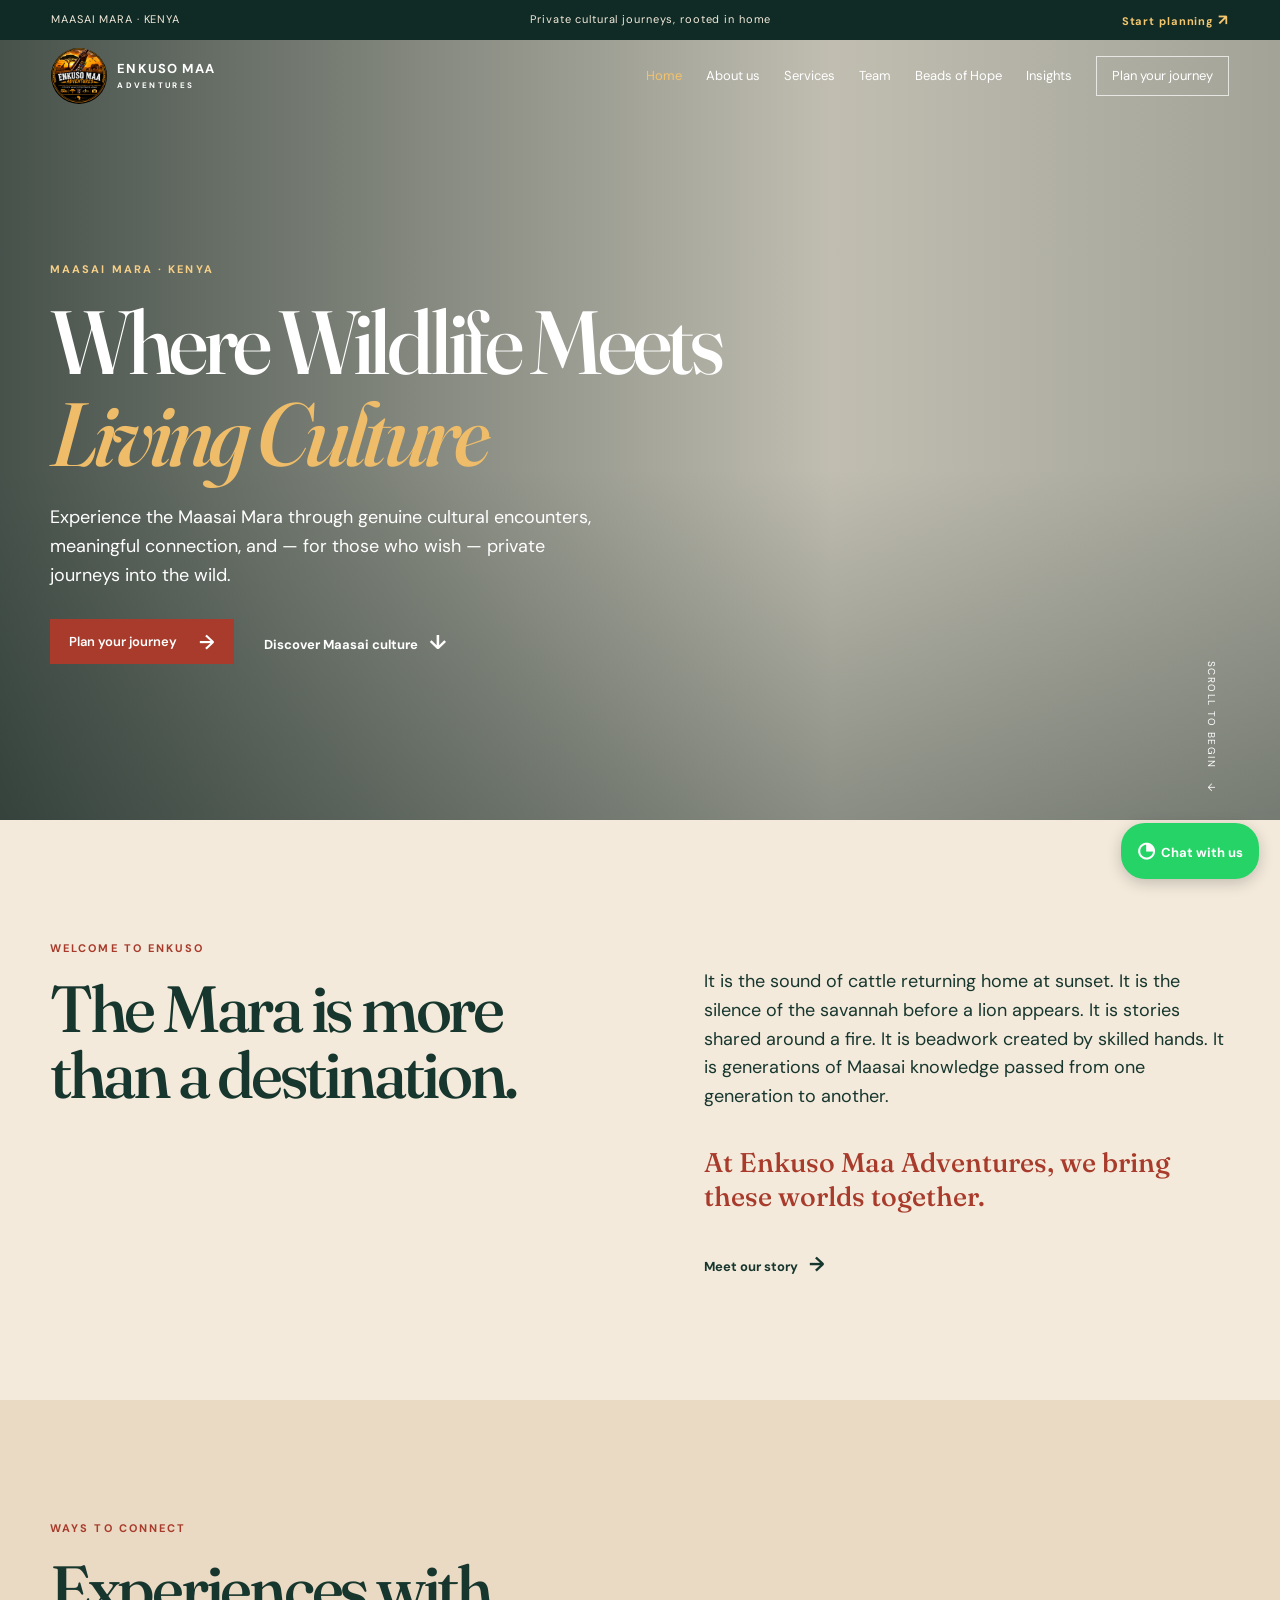
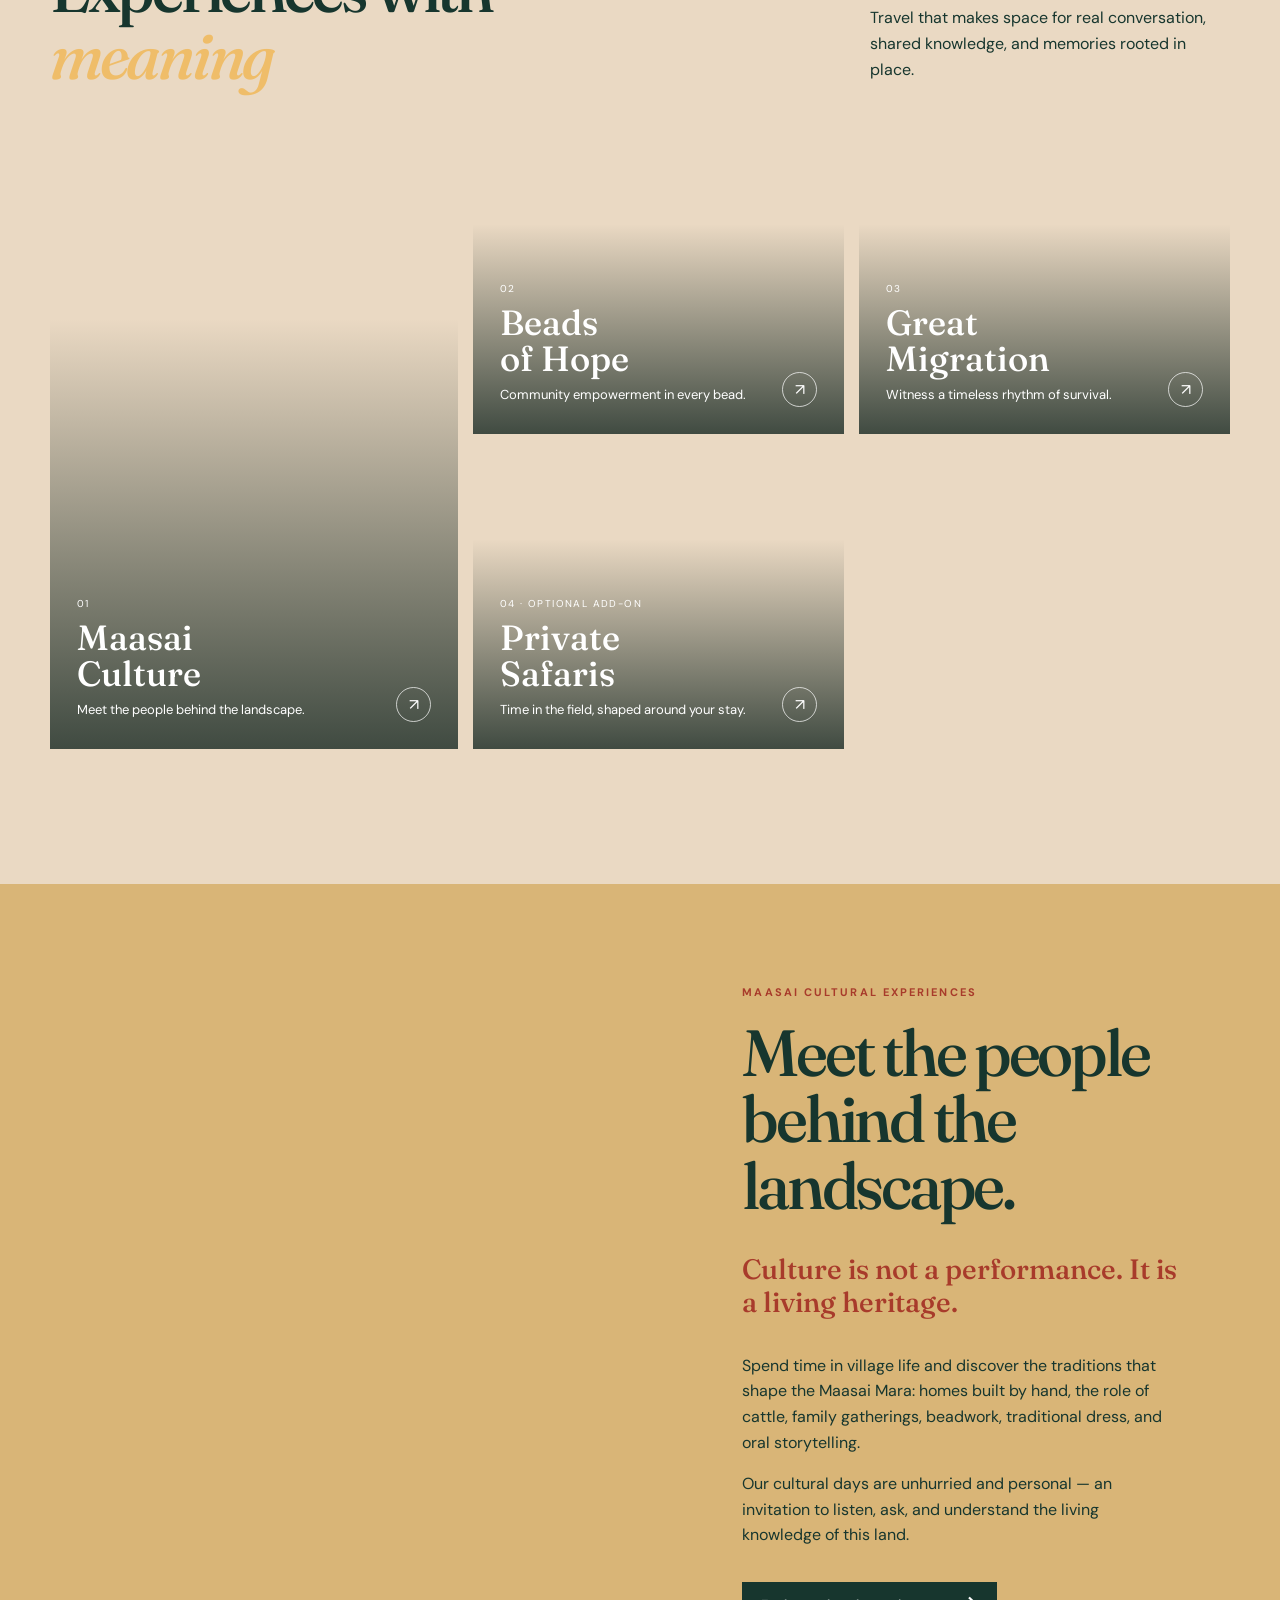
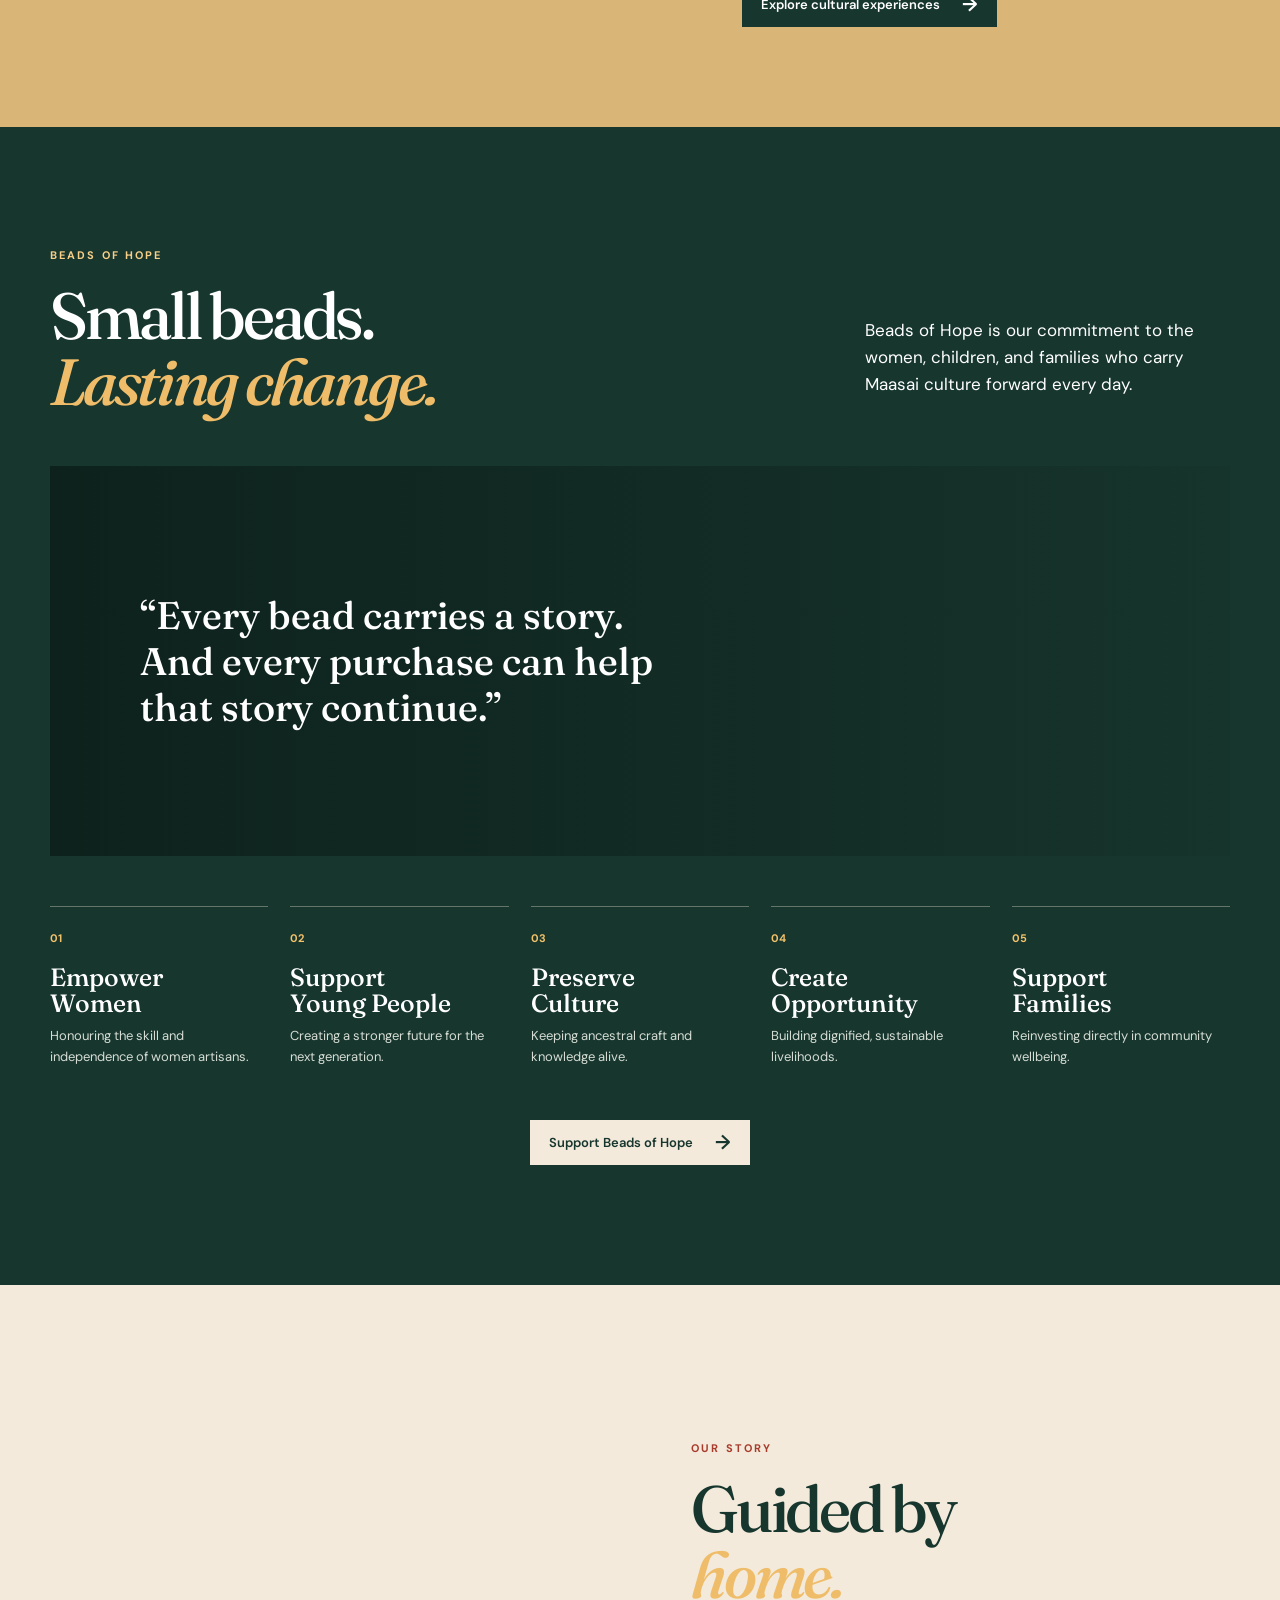
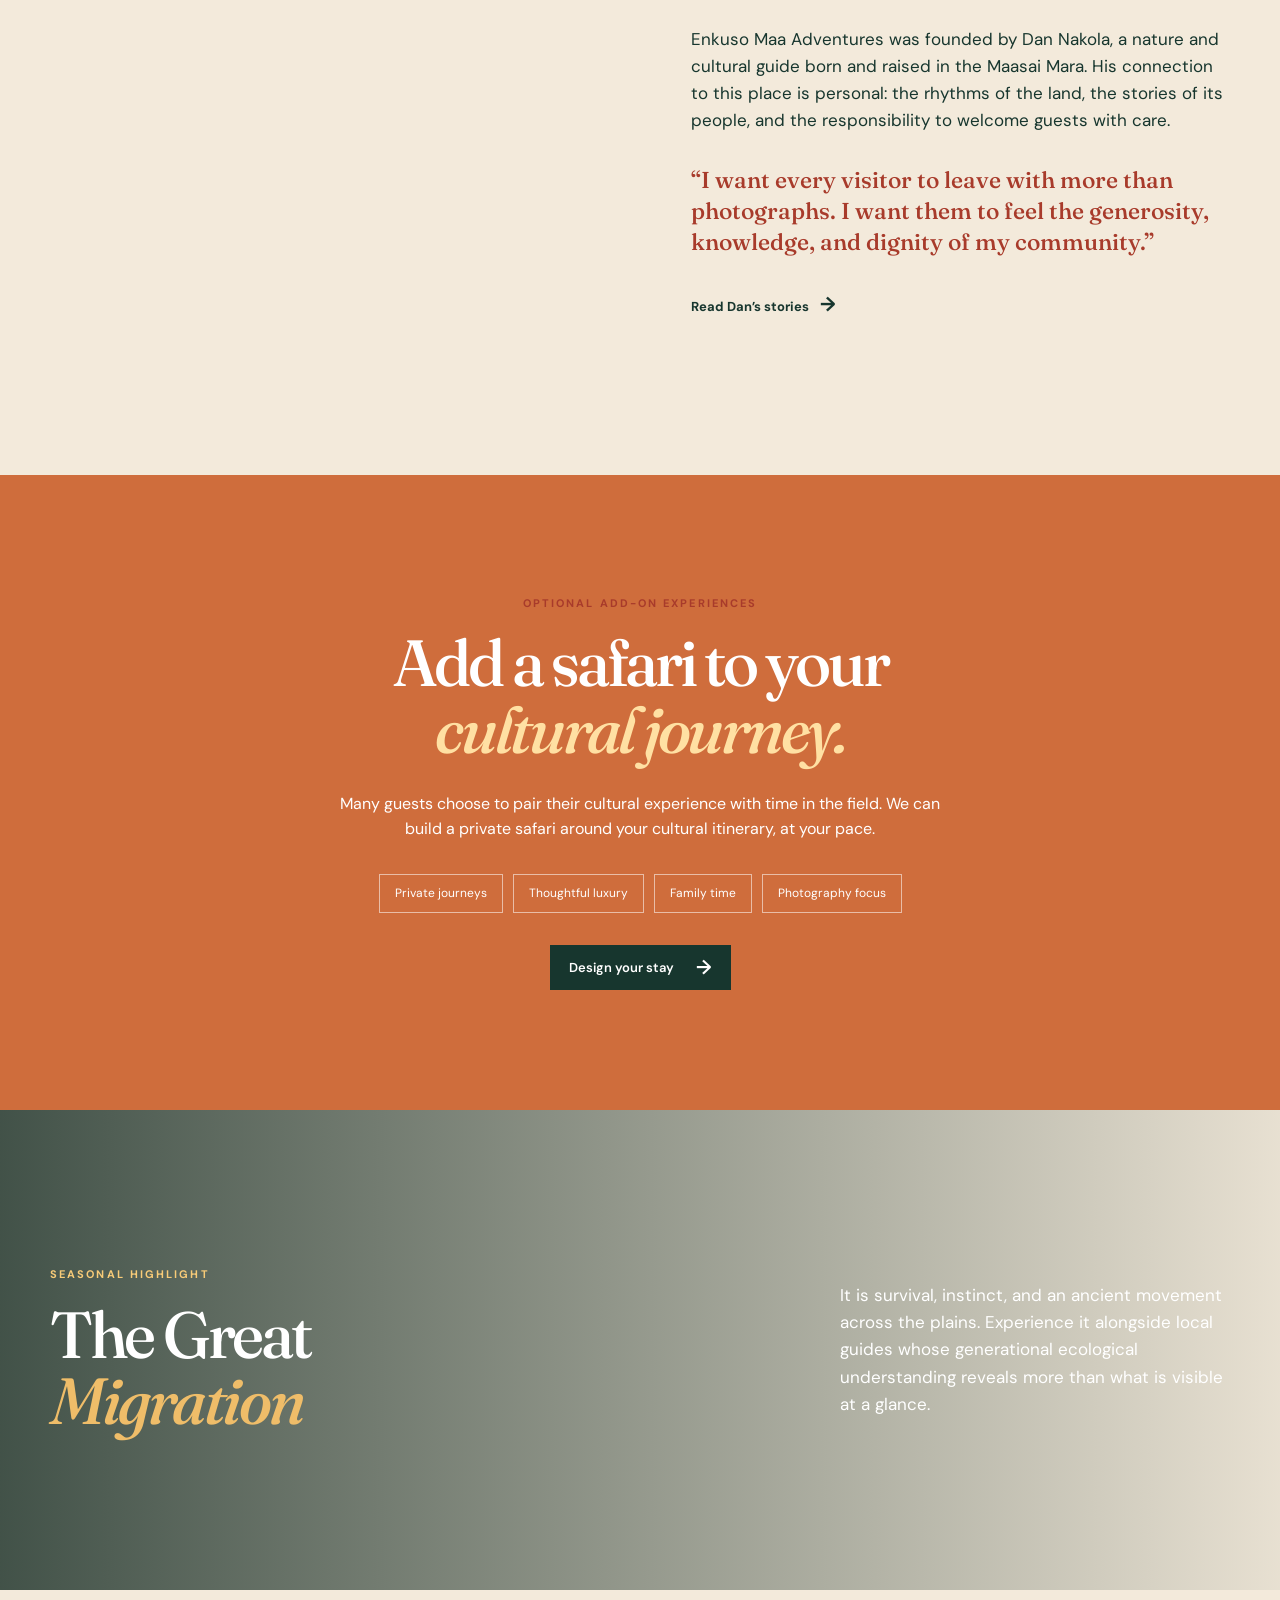
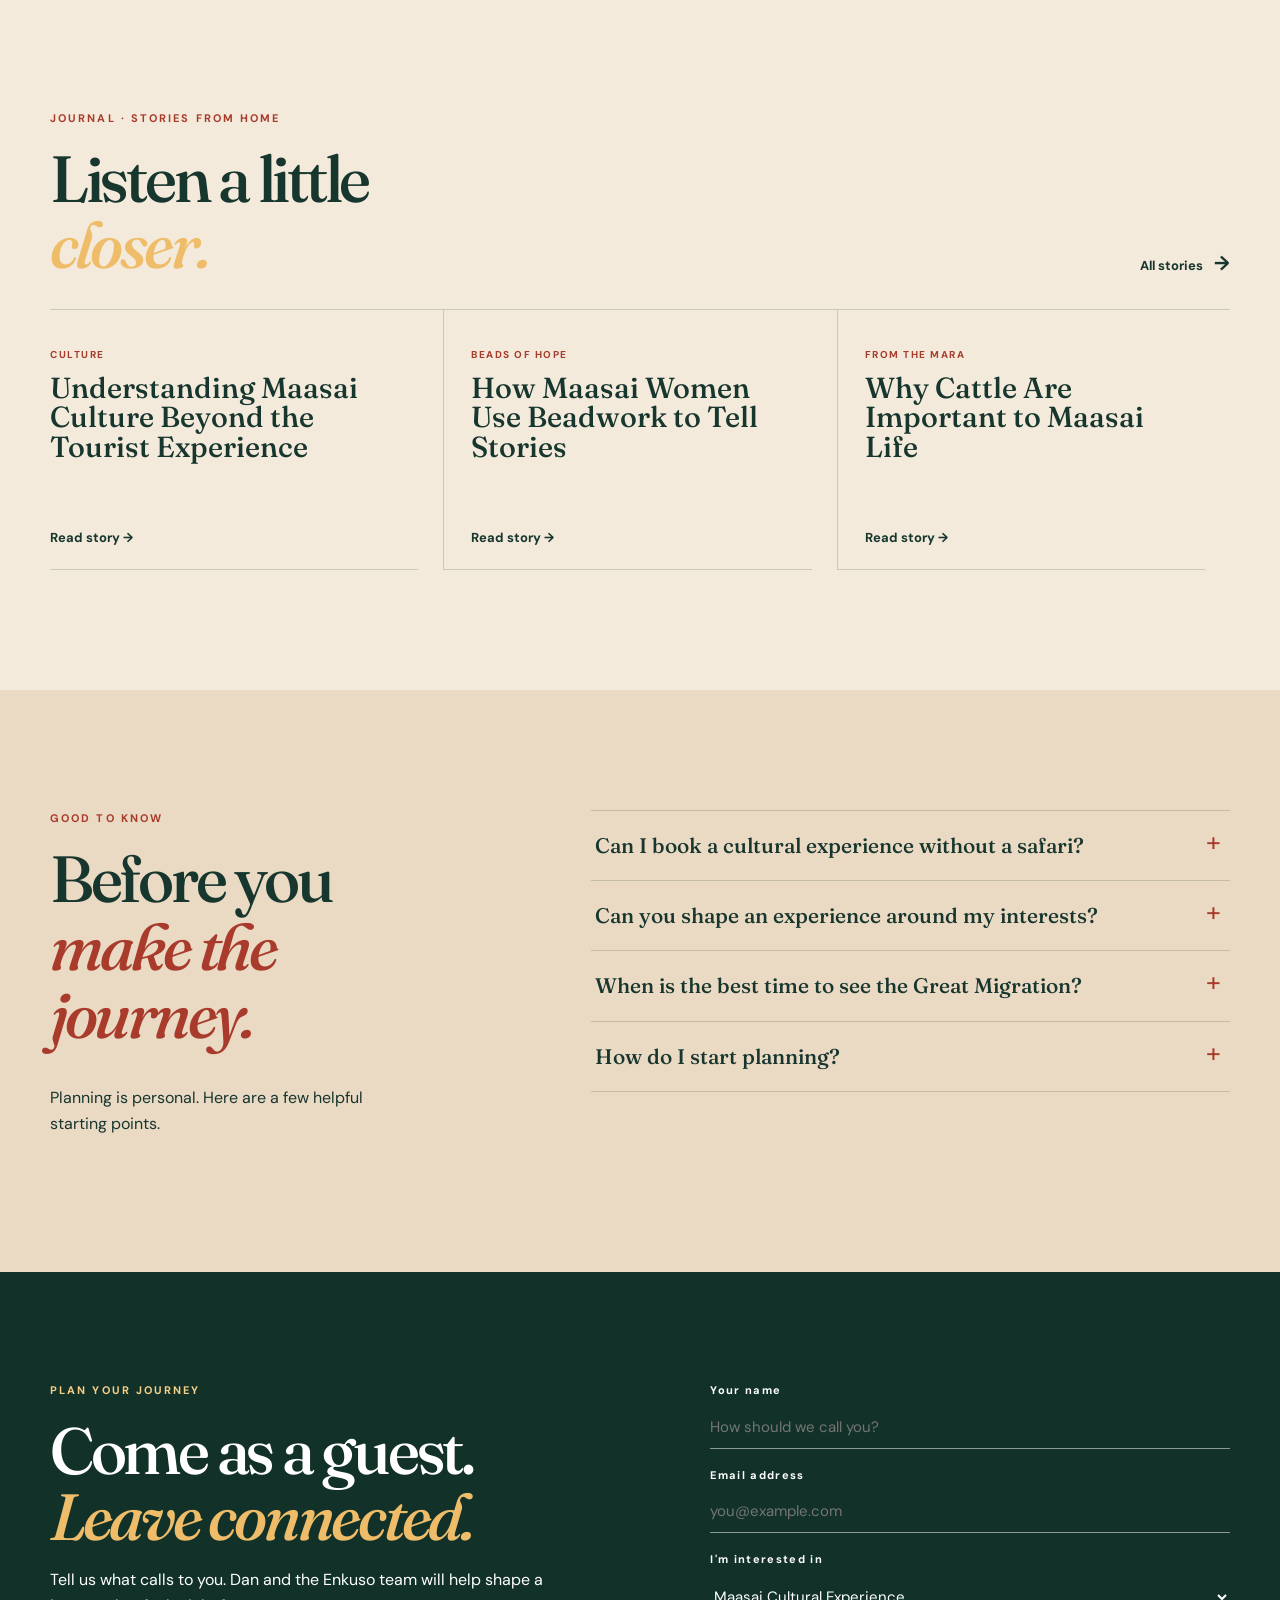
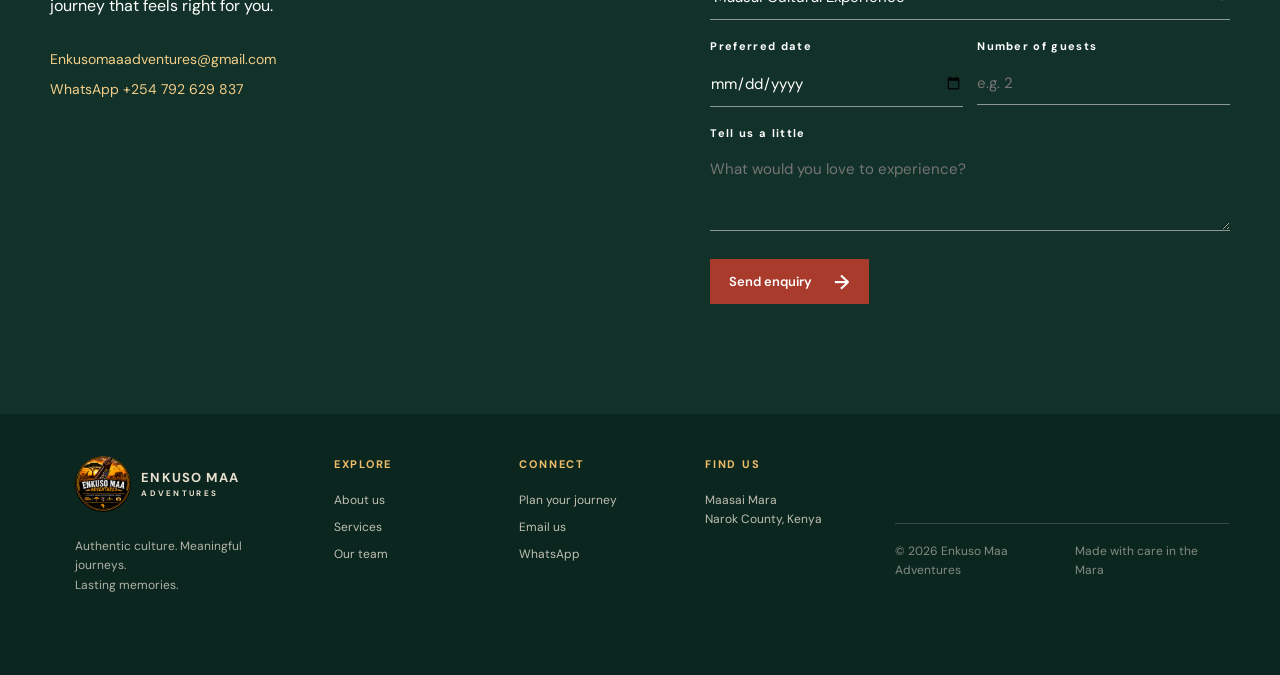
<file: index.html>
<!doctype html>
<html lang="en">
<head>
  <meta charset="UTF-8" />
  <meta name="viewport" content="width=device-width, initial-scale=1.0" />
  <meta name="description" content="Enkuso Maa Adventures — authentic Maasai cultural experiences and meaningful journeys in the Maasai Mara." />
  <meta name="theme-color" content="#17362e" />
  <meta property="og:type" content="website" />
  <meta property="og:title" content="Enkuso Maa Adventures | Living Culture, Meaningful Journeys" />
  <meta property="og:description" content="Experience the Maasai Mara through genuine cultural encounters, meaningful connection, and private safari journeys." />
  <meta property="og:image" content="https://images.unsplash.com/photo-1516426122078-c23e76319801?auto=format&amp;fit=crop&amp;w=1200&amp;q=85" />
  <meta name="twitter:card" content="summary_large_image" />
  <title>Enkuso Maa Adventures | Living Culture, Meaningful Journeys</title>
  <link rel="preconnect" href="https://fonts.googleapis.com" />
  <link rel="preconnect" href="https://fonts.gstatic.com" crossorigin />
  <link href="https://fonts.googleapis.com/css2?family=DM+Sans:wght@400;500;600;700&family=Fraunces:opsz,wght@9..144,500;9..144,600;9..144,700&display=swap" rel="stylesheet" />
  <link rel="stylesheet" href="style.css" />
  <script type="application/ld+json">
    {
      "@context": "https://schema.org",
      "@type": "TravelAgency",
      "name": "Enkuso Maa Adventures",
      "description": "Locally rooted Maasai cultural journeys and optional private safari experiences in the Maasai Mara, Kenya.",
      "email": "Enkusomaaadventures@gmail.com",
      "telephone": "+254792629837",
      "address": {
        "@type": "PostalAddress",
        "addressLocality": "Maasai Mara",
        "addressRegion": "Narok County",
        "addressCountry": "KE"
      },
      "areaServed": {
        "@type": "Place",
        "name": "Maasai Mara, Kenya"
      }
    }
  </script>
  <script type="application/ld+json">
    {
      "@context": "https://schema.org",
      "@type": "FAQPage",
      "mainEntity": [
        {
          "@type": "Question",
          "name": "Can I book a cultural experience without a safari?",
          "acceptedAnswer": {
            "@type": "Answer",
            "text": "Yes. Cultural experiences are the heart of what we do. A private safari is an optional add-on, not a requirement."
          }
        },
        {
          "@type": "Question",
          "name": "Can you shape an experience around my interests?",
          "acceptedAnswer": {
            "@type": "Answer",
            "text": "Yes. Share what interests you, your preferred dates, and where you are staying, and our team can help shape a personal plan."
          }
        },
        {
          "@type": "Question",
          "name": "When is the best time to see the Great Migration?",
          "acceptedAnswer": {
            "@type": "Answer",
            "text": "Migration timing varies with rainfall and conditions each year. Contact us with your travel dates and we can discuss what to expect during your visit."
          }
        },
        {
          "@type": "Question",
          "name": "How do I start planning?",
          "acceptedAnswer": {
            "@type": "Answer",
            "text": "Send an enquiry, email us, or message us on WhatsApp. We will start with your dates, group, and the kind of experience you have in mind."
          }
        }
      ]
    }
  </script>
</head>
<body>
  <a class="skip" href="#main">Skip to content</a>
  <div class="top-bar"><div class="top-bar-inner"><span>MAASAI MARA · KENYA</span><span>Private cultural journeys, rooted in home</span><a href="contact.html">Start planning <span>↗</span></a></div></div>
  <header class="site-header" id="top">
    <a class="brand" href="#top" aria-label="Enkuso Maa Adventures home"><img class="brand-mark" src="assets/img/enkuso.jpeg" alt="Enkuso Maa Adventures logo" /><span>ENKUSO MAA<small>ADVENTURES</small></span></a>
    <button class="menu-toggle" aria-label="Open navigation" aria-expanded="false"><span></span><span></span></button>
    <nav aria-label="Main navigation">
      <a class="active" href="index.html">Home</a><a href="about.html">About us</a><a href="services.html">Services</a><a href="team.html">Team</a><a href="beads.html">Beads of Hope</a><a href="insights.html">Insights</a><a class="nav-cta" href="contact.html">Plan your journey</a>
    </nav>
  </header>

  <main id="main">
    <section class="hero">
      <div class="hero-image" role="img" aria-label="Maasai warrior standing in the Mara at sunset"></div>
      <div class="hero-overlay"></div>
      <div class="hero-copy container">
        <p class="eyebrow light">MAASAI MARA · KENYA</p>
        <h1>Where Wildlife Meets<br /><em>Living Culture</em></h1>
        <p class="lede">Experience the Maasai Mara through genuine cultural encounters, meaningful connection, and — for those who wish — private journeys into the wild.</p>
        <div class="actions"><a class="button button-red" href="#plan">Plan your journey <span>→</span></a><a class="text-link light" href="#culture">Discover Maasai culture <span>↓</span></a></div>
      </div>
      <p class="hero-note">Scroll to begin <span>↓</span></p>
    </section>

    <section class="intro section container">
      <div><p class="eyebrow">WELCOME TO ENKUSO</p><h2>The Mara is more<br />than a destination.</h2></div>
      <div class="intro-copy"><p>It is the sound of cattle returning home at sunset. It is the silence of the savannah before a lion appears. It is stories shared around a fire. It is beadwork created by skilled hands. It is generations of Maasai knowledge passed from one generation to another.</p><p class="accent-copy">At Enkuso Maa Adventures, we bring these worlds together.</p><a class="text-link dark" href="#about">Meet our story <span>→</span></a></div>
    </section>

    <section class="experiences section" id="experiences">
      <div class="container section-heading"><div><p class="eyebrow">WAYS TO CONNECT</p><h2>Experiences with<br /><em>meaning</em></h2></div><p>Travel that makes space for real conversation, shared knowledge, and memories rooted in place.</p></div>
      <div class="experience-grid container">
        <a class="experience-card culture-card" href="#culture"><div><p class="card-index">01</p><h3>Maasai<br />Culture</h3><p>Meet the people behind the landscape.</p><span class="round-arrow">↗</span></div></a>
        <a class="experience-card beads-card" href="beads.html"><div><p class="card-index">02</p><h3>Beads<br />of Hope</h3><p>Community empowerment in every bead.</p><span class="round-arrow">↗</span></div></a>
        <a class="experience-card migration-card" href="#migration"><div><p class="card-index">03</p><h3>Great<br />Migration</h3><p>Witness a timeless rhythm of survival.</p><span class="round-arrow">↗</span></div></a>
        <a class="experience-card safari-card" href="#safari"><div><p class="card-index">04 · OPTIONAL ADD-ON</p><h3>Private<br />Safaris</h3><p>Time in the field, shaped around your stay.</p><span class="round-arrow">↗</span></div></a>
      </div>
    </section>

    <section class="culture section" id="culture">
      <div class="culture-photo"></div><div class="culture-copy"><p class="eyebrow">MAASAI CULTURAL EXPERIENCES</p><h2>Meet the people<br />behind the landscape.</h2><p class="statement">Culture is not a performance. It is a living heritage.</p><p>Spend time in village life and discover the traditions that shape the Maasai Mara: homes built by hand, the role of cattle, family gatherings, beadwork, traditional dress, and oral storytelling.</p><p>Our cultural days are unhurried and personal — an invitation to listen, ask, and understand the living knowledge of this land.</p><a class="button button-dark" href="#plan">Explore cultural experiences <span>→</span></a></div>
    </section>

    <section class="beads section" id="beads">
      <div class="container beads-top"><div><p class="eyebrow light">BEADS OF HOPE</p><h2>Small beads.<br /><em>Lasting change.</em></h2></div><p>Beads of Hope is our commitment to the women, children, and families who carry Maasai culture forward every day.</p></div>
      <div class="beads-image container"><div class="beads-quote">“Every bead carries a story.<br />And every purchase can help<br />that story continue.”</div></div>
      <div class="container pillars"><article><b>01</b><h3>Empower<br />Women</h3><p>Honouring the skill and independence of women artisans.</p></article><article><b>02</b><h3>Support<br />Young People</h3><p>Creating a stronger future for the next generation.</p></article><article><b>03</b><h3>Preserve<br />Culture</h3><p>Keeping ancestral craft and knowledge alive.</p></article><article><b>04</b><h3>Create<br />Opportunity</h3><p>Building dignified, sustainable livelihoods.</p></article><article><b>05</b><h3>Support<br />Families</h3><p>Reinvesting directly in community wellbeing.</p></article></div>
      <div class="center"><a class="button button-cream" href="beads.html">Support Beads of Hope <span>→</span></a></div>
    </section>

    <section class="about section container" id="about"><div class="about-photo"></div><div class="about-copy"><p class="eyebrow">OUR STORY</p><h2>Guided by<br /><em>home.</em></h2><p>Enkuso Maa Adventures was founded by Dan Nakola, a nature and cultural guide born and raised in the Maasai Mara. His connection to this place is personal: the rhythms of the land, the stories of its people, and the responsibility to welcome guests with care.</p><p>“I want every visitor to leave with more than photographs. I want them to feel the generosity, knowledge, and dignity of my community.”</p><a class="text-link dark" href="#stories">Read Dan’s stories <span>→</span></a></div></section>

    <section class="safari section" id="safari"><div class="container safari-inner"><p class="eyebrow">OPTIONAL ADD-ON EXPERIENCES</p><h2>Add a safari to your<br /><em>cultural journey.</em></h2><p class="safari-intro">Many guests choose to pair their cultural experience with time in the field. We can build a private safari around your cultural itinerary, at your pace.</p><div class="safari-types"><span>Private journeys</span><span>Thoughtful luxury</span><span>Family time</span><span>Photography focus</span></div><a class="button button-dark" href="#plan">Design your stay <span>→</span></a></div></section>

    <section class="migration section" id="migration"><div class="container migration-wrap"><div><p class="eyebrow">SEASONAL HIGHLIGHT</p><h2>The Great<br /><em>Migration</em></h2></div><p>It is survival, instinct, and an ancient movement across the plains. Experience it alongside local guides whose generational ecological understanding reveals more than what is visible at a glance.</p></div></section>

    <section class="stories section container" id="stories"><div class="section-heading"><div><p class="eyebrow">JOURNAL · STORIES FROM HOME</p><h2>Listen a little<br /><em>closer.</em></h2></div><a class="text-link dark" href="insights.html">All stories <span>→</span></a></div><div class="story-grid"><article><p class="story-cat">CULTURE</p><h3>Understanding Maasai Culture Beyond the Tourist Experience</h3><a href="article-culture.html" aria-label="Read Understanding Maasai Culture Beyond the Tourist Experience">Read story →</a></article><article><p class="story-cat">BEADS OF HOPE</p><h3>How Maasai Women Use Beadwork to Tell Stories</h3><a href="article-beadwork-stories.html" aria-label="Read How Maasai Women Use Beadwork to Tell Stories">Read story →</a></article><article><p class="story-cat">FROM THE MARA</p><h3>Why Cattle Are Important to Maasai Life</h3><a href="article-cattle.html" aria-label="Read Why Cattle Are Important to Maasai Life">Read story →</a></article></div></section>

    <section class="faq section" id="faq">
      <div class="container faq-layout">
        <div><p class="eyebrow">GOOD TO KNOW</p><h2>Before you<br /><em>make the journey.</em></h2><p>Planning is personal. Here are a few helpful starting points.</p></div>
        <div class="faq-list">
          <details><summary>Can I book a cultural experience without a safari?</summary><p>Yes. Cultural experiences are the heart of what we do. A private safari is an optional add-on, not a requirement.</p></details>
          <details><summary>Can you shape an experience around my interests?</summary><p>Yes. Share what interests you, your preferred dates, and where you are staying, and our team can help shape a personal plan.</p></details>
          <details><summary>When is the best time to see the Great Migration?</summary><p>Migration timing varies with rainfall and conditions each year. Contact us with your travel dates and we can discuss what to expect during your visit.</p></details>
          <details><summary>How do I start planning?</summary><p>Send an enquiry, email us, or message us on WhatsApp. We will start with your dates, group, and the kind of experience you have in mind.</p></details>
        </div>
      </div>
    </section>

    <section class="plan" id="plan"><div class="container plan-grid"><div><p class="eyebrow light">PLAN YOUR JOURNEY</p><h2>Come as a guest.<br /><em>Leave connected.</em></h2><p>Tell us what calls to you. Dan and the Enkuso team will help shape a journey that feels right for you.</p><p class="contact-links"><a href="mailto:Enkusomaaadventures@gmail.com">Enkusomaaadventures@gmail.com</a><a href="https://wa.me/254792629837" target="_blank" rel="noopener">WhatsApp +254 792 629 837</a></p></div><form class="journey-form"><label>Your name<input required name="name" autocomplete="name" type="text" placeholder="How should we call you?" /></label><label>Email address<input required name="email" autocomplete="email" type="email" placeholder="you@example.com" /></label><label>I'm interested in<select name="interest"><option>Maasai Cultural Experience</option><option>Beads of Hope</option><option>Safari Add-On</option><option>Great Migration</option><option>Not Sure Yet</option></select></label><div class="form-pair"><label>Preferred date<input name="travel-date" type="date" /></label><label>Number of guests<input name="guests" type="number" min="1" inputmode="numeric" placeholder="e.g. 2" /></label></div><label>Tell us a little<textarea name="message" rows="3" placeholder="What would you love to experience?"></textarea></label><button class="button button-red" type="submit">Send enquiry <span>→</span></button></form></div></section>
  </main>
  <a class="whatsapp" href="https://wa.me/254792629837" target="_blank" rel="noopener" aria-label="Chat on WhatsApp">◔<span>Chat with us</span></a>
  <footer><div class="footer-main"><div><a class="brand" href="#top"><img class="brand-mark" src="assets/img/enkuso.jpeg" alt="Enkuso Maa Adventures logo" /><span>ENKUSO MAA<small>ADVENTURES</small></span></a><p class="footer-tagline">Authentic culture. Meaningful journeys.<br />Lasting memories.</p></div><div class="footer-column"><p class="footer-label">Explore</p><a href="about.html">About us</a><a href="services.html">Services</a><a href="team.html">Our team</a></div><div class="footer-column"><p class="footer-label">Connect</p><a href="contact.html">Plan your journey</a><a href="mailto:Enkusomaaadventures@gmail.com">Email us</a><a href="https://wa.me/254792629837" target="_blank" rel="noopener">WhatsApp</a></div><div class="footer-column"><p class="footer-label">Find us</p><p>Maasai Mara<br />Narok County, Kenya</p></div></div><div class="footer-bottom"><span>© 2026 Enkuso Maa Adventures</span><span>Made with care in the Mara</span></div></footer>
  <script src="script.js"></script>
</body>
</html>
</file>
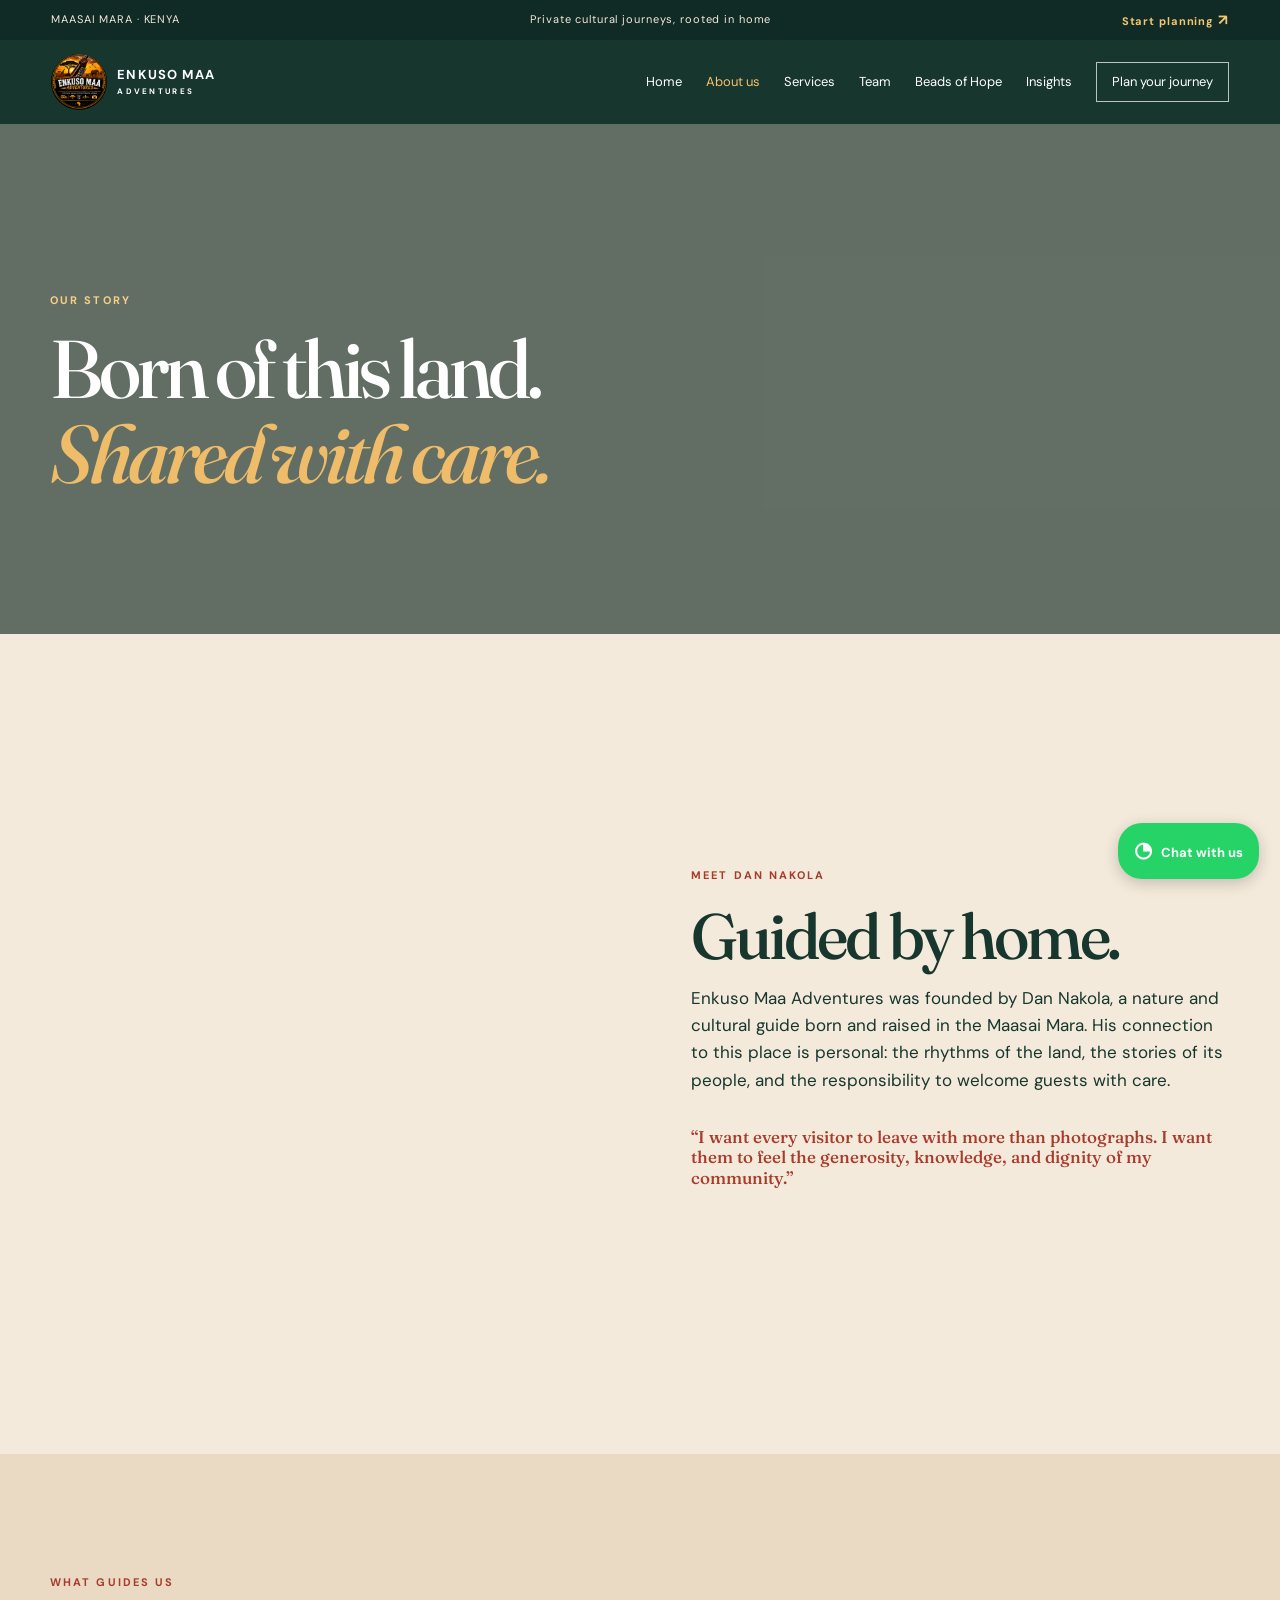
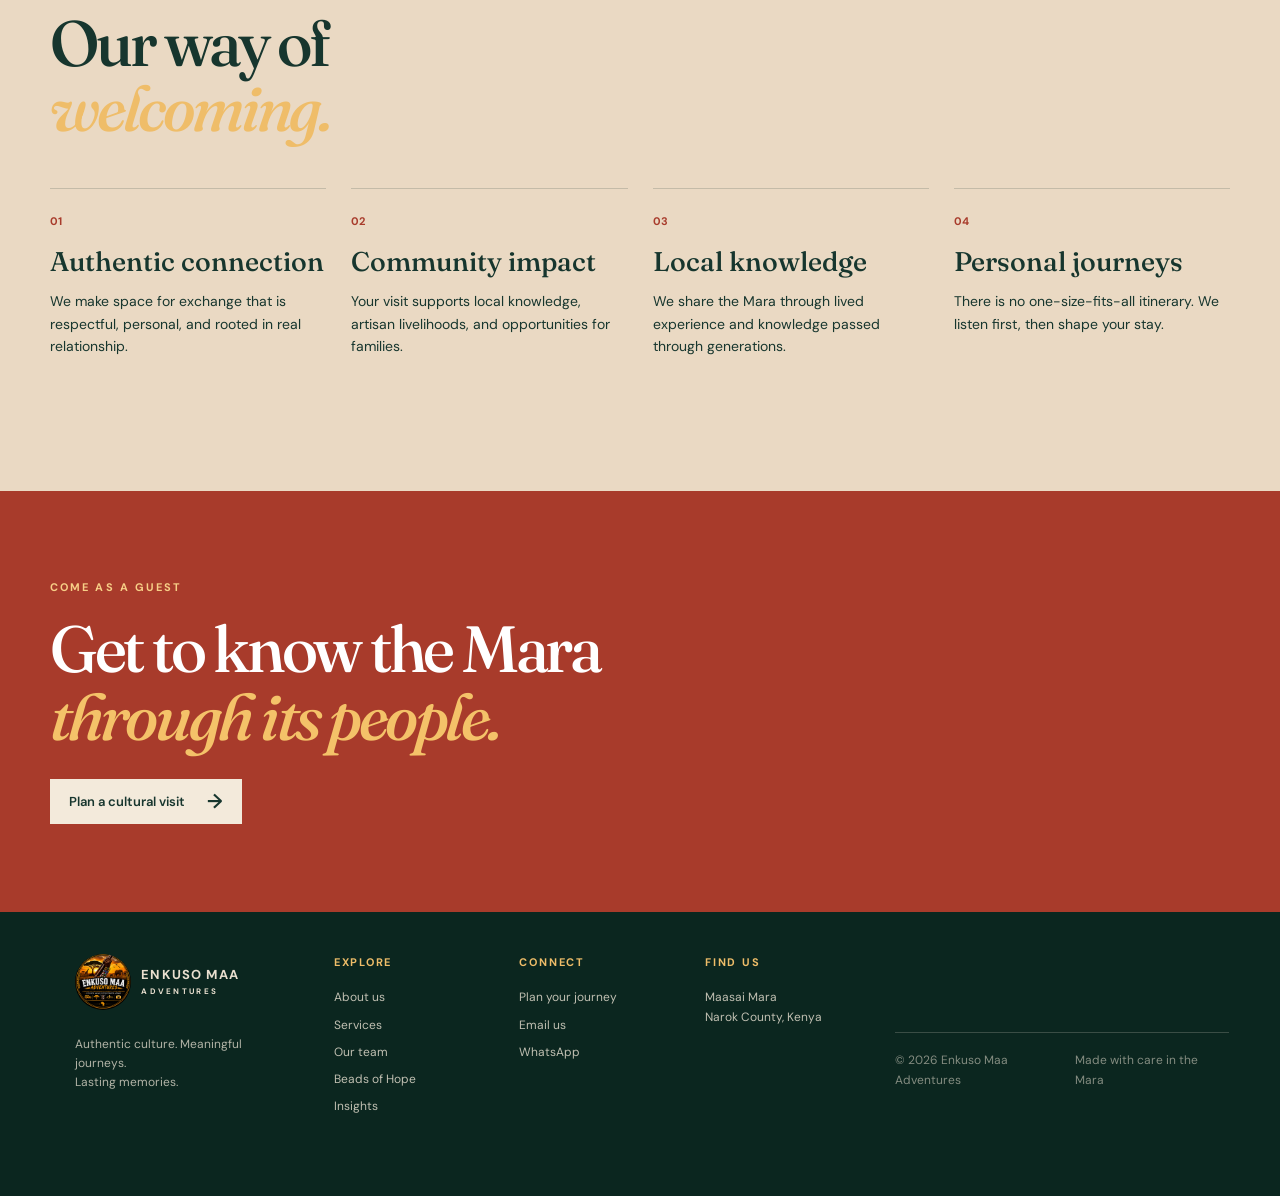
<file: about.html>
<!doctype html>
<html lang="en">
  <head>
    <meta charset="UTF-8">
    <meta name="viewport" content="width=device-width, initial-scale=1.0">
    <meta name="description" content="Meet Dan Nakola and the story behind Enkuso Maa Adventures.">
    <title>
      About us | Enkuso Maa Adventures
    </title>
    <link rel="preconnect" href="https://fonts.googleapis.com">
    <link rel="preconnect" href="https://fonts.gstatic.com" crossorigin>
    <link href="https://fonts.googleapis.com/css2?family=DM+Sans:wght@400;500;600;700&family=Fraunces:opsz,wght@9..144,500;9..144,600;9..144,700&display=swap" rel="stylesheet">
    <link rel="stylesheet" href="style.css">
  </head>
  <body>
    <a class="skip" href="#main">
      Skip to content
    </a>
    <div class="top-bar">
      <div class="top-bar-inner">
        <span>
          MAASAI MARA · KENYA
        </span>
        <span>
          Private cultural journeys, rooted in home
        </span>
        <a href="contact.html">
          Start planning
          <span>
            ↗
          </span>
        </a>
      </div>
    </div>
    <header class="site-header solid-header">
      <a class="brand" href="index.html">
        <img class="brand-mark" src="assets/img/enkuso.jpeg" alt="Enkuso Maa Adventures logo" />
        <span>
          ENKUSO MAA
          <small>
            ADVENTURES
          </small>
        </span>
      </a>
      <button class="menu-toggle" aria-label="Open navigation" aria-expanded="false">
        <span>
        </span>
        <span>
        </span>
      </button>
      <nav aria-label="Main navigation">
        <a href="index.html">
          Home
        </a>
        <a class="active" href="about.html">
          About us
        </a>
        <a href="services.html">
          Services
        </a>
        <a href="team.html">
          Team
        </a>
        <a href="beads.html">
          Beads of Hope
        </a>
        <a href="insights.html">
          Insights
        </a>
        <a class="nav-cta" href="contact.html">
          Plan your journey
        </a>
      </nav>
    </header>
    <main id="main">
      <section class="page-hero about-page-hero">
        <div class="container">
          <p class="eyebrow light">
            OUR STORY
          </p>
          <h1>
            Born of this land.
            <br>
            <em>
              Shared with care.
            </em>
          </h1>
        </div>
      </section>
      <section class="founder section container">
        <div class="founder-photo">
        </div>
        <div>
          <p class="eyebrow">
            MEET DAN NAKOLA
          </p>
          <h2>
            Guided by home.
          </h2>
          <p>
            Enkuso Maa Adventures was founded by Dan Nakola, a nature and cultural guide born and raised in the Maasai Mara. His connection to this place is personal: the rhythms of the land, the stories of its people, and the responsibility to welcome guests with care.
          </p>
          <p class="statement">
            “I want every visitor to leave with more than photographs. I want them to feel the generosity, knowledge, and dignity of my community.”
          </p>
        </div>
      </section>
      <section class="values section">
        <div class="container">
          <p class="eyebrow">
            WHAT GUIDES US
          </p>
          <h2>
            Our way of
            <br>
            <em>
              welcoming.
            </em>
          </h2>
          <div class="values-grid">
            <article>
              <b>
                01
              </b>
              <h3>
                Authentic connection
              </h3>
              <p>
                We make space for exchange that is respectful, personal, and rooted in real relationship.
              </p>
            </article>
            <article>
              <b>
                02
              </b>
              <h3>
                Community impact
              </h3>
              <p>
                Your visit supports local knowledge, artisan livelihoods, and opportunities for families.
              </p>
            </article>
            <article>
              <b>
                03
              </b>
              <h3>
                Local knowledge
              </h3>
              <p>
                We share the Mara through lived experience and knowledge passed through generations.
              </p>
            </article>
            <article>
              <b>
                04
              </b>
              <h3>
                Personal journeys
              </h3>
              <p>
                There is no one-size-fits-all itinerary. We listen first, then shape your stay.
              </p>
            </article>
          </div>
        </div>
      </section>
      <section class="about-cta">
        <div class="container">
          <p class="eyebrow light">COME AS A GUEST</p>
          <h2>Get to know the Mara<br /><em>through its people.</em></h2>
          <a class="button button-cream" href="contact.html">Plan a cultural visit <span>→</span></a>
        </div>
      </section>
    </main>
    <a class="whatsapp" href="https://wa.me/254792629837" target="_blank" rel="noopener" aria-label="Chat on WhatsApp">
      ◔
      <span>
        Chat with us
      </span>
    </a>
    <footer>
      <a class="brand" href="index.html">
        <img class="brand-mark" src="assets/img/enkuso.jpeg" alt="Enkuso Maa Adventures logo" />
        <span>
          ENKUSO MAA
          <small>
            ADVENTURES
          </small>
        </span>
      </a>
      <p>
        Authentic Culture. Meaningful Journeys. Lasting Memories.
      </p>
      <p>
        © 2026 Enkuso Maa Adventures · Maasai Mara, Kenya
      </p>
    </footer>
    <script src="script.js">
    </script>
  </body>
</html>
</file>
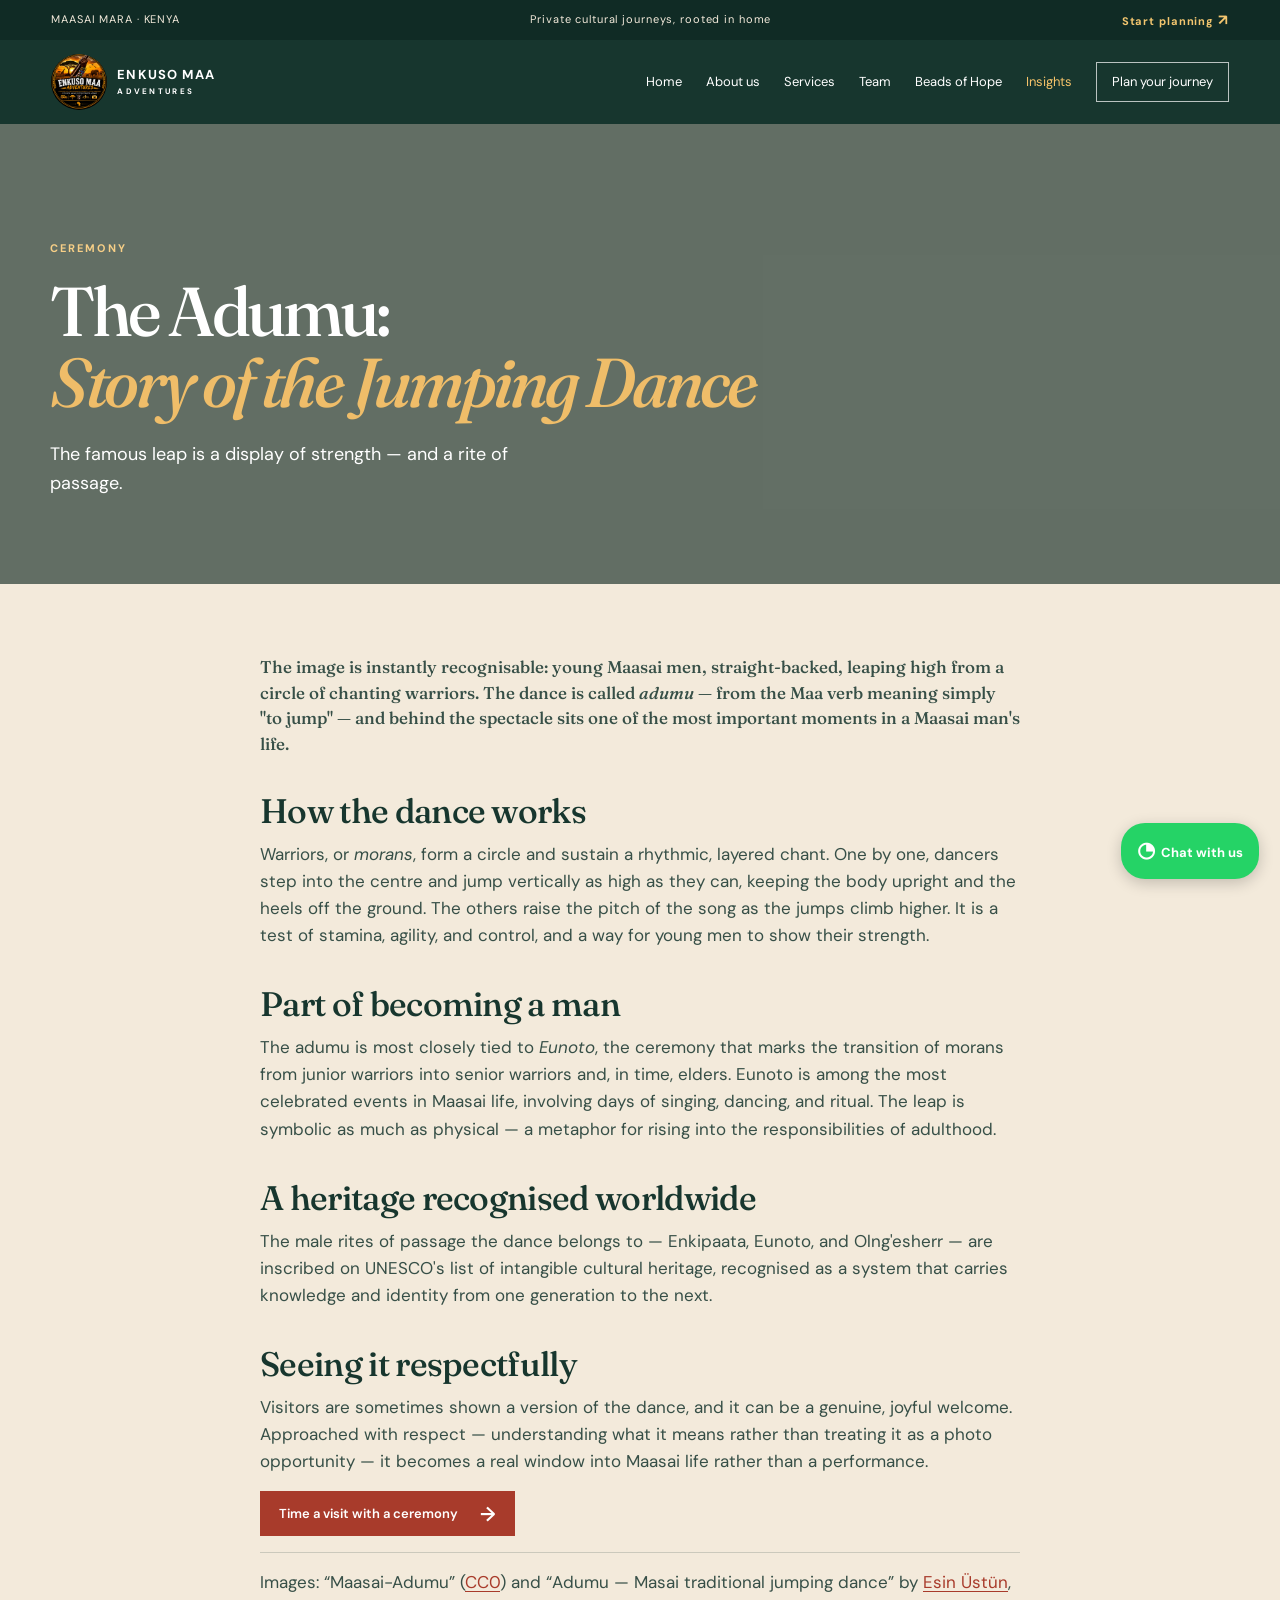
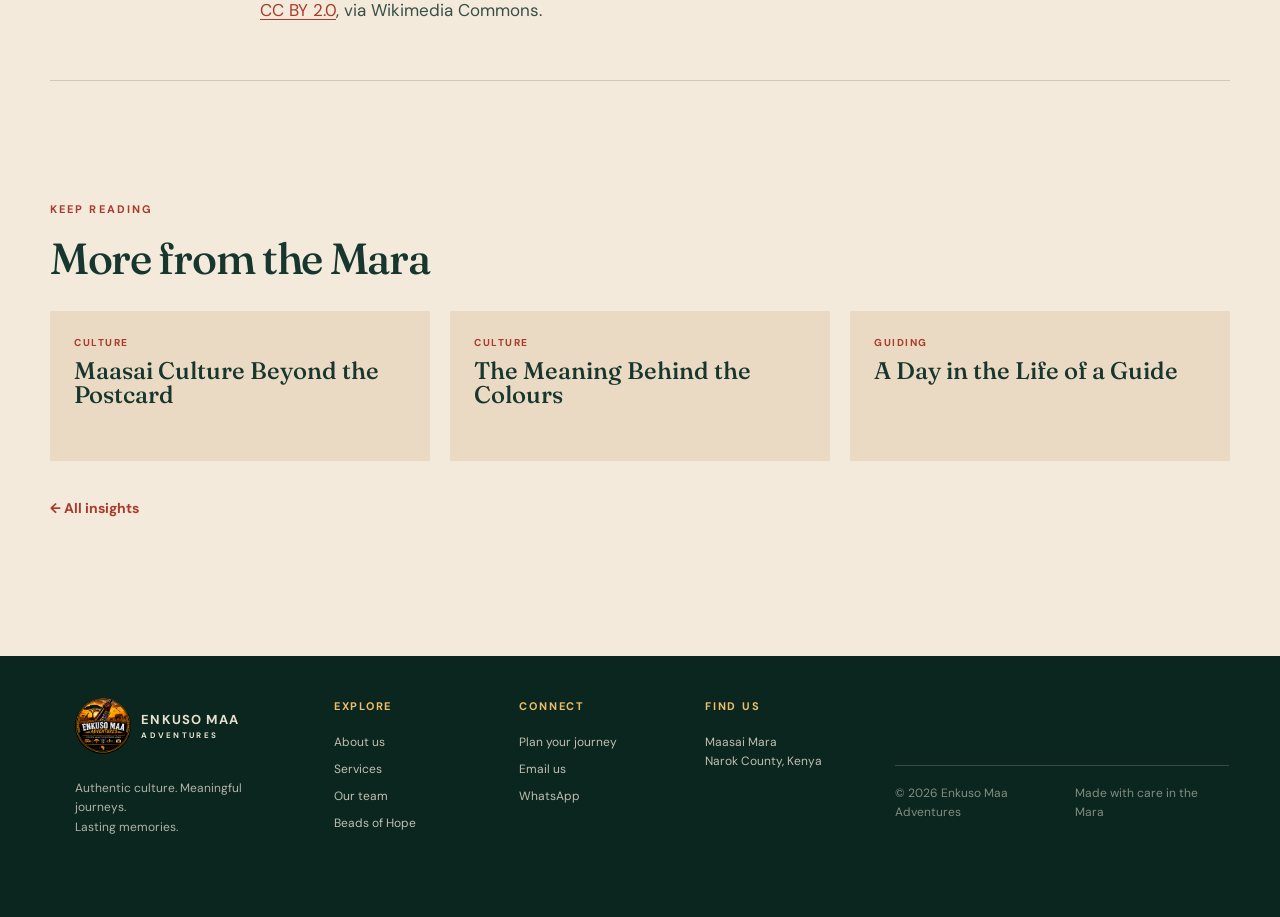
<file: article-adumu.html>
<!doctype html>
<html lang="en"><head><meta charset="UTF-8"><meta name="viewport" content="width=device-width, initial-scale=1.0"><meta name="description" content="The story behind the adumu — the Maasai jumping dance — and its place in the Eunoto warrior ceremony."><title>The Adumu: The Story Behind the Jumping Dance | Enkuso Maa Adventures</title><link rel="preconnect" href="https://fonts.googleapis.com"><link rel="preconnect" href="https://fonts.gstatic.com" crossorigin><link href="https://fonts.googleapis.com/css2?family=DM+Sans:wght@400;500;600;700&family=Fraunces:opsz,wght@9..144,500;9..144,600;9..144,700&display=swap" rel="stylesheet"><link rel="stylesheet" href="style.css"></head>
<body><a class="skip" href="#main">Skip to content</a><div class="top-bar"><div class="top-bar-inner"><span>MAASAI MARA · KENYA</span><span>Private cultural journeys, rooted in home</span><a href="contact.html">Start planning <span>↗</span></a></div></div><header class="site-header solid-header"><a class="brand" href="index.html"><img class="brand-mark" src="assets/img/enkuso.jpeg" alt="Enkuso Maa Adventures logo" /><span>ENKUSO MAA<small>ADVENTURES</small></span></a><button class="menu-toggle" aria-label="Open navigation" aria-expanded="false"><span></span><span></span></button><nav aria-label="Main navigation"><a href="index.html">Home</a><a href="about.html">About us</a><a href="services.html">Services</a><a href="team.html">Team</a><a href="beads.html">Beads of Hope</a><a class="active" href="insights.html">Insights</a><a class="nav-cta" href="contact.html">Plan your journey</a></nav></header>
<main id="main">
  <article>
    <section class="page-hero article-hero article-hero-adumu">
      <div class="container"><p class="eyebrow light">CEREMONY</p><h1>The Adumu:<br><em>Story of the Jumping Dance</em></h1><p>The famous leap is a display of strength — and a rite of passage.</p></div>
    </section>
    <div class="article-body container">
      <p class="article-lede">The image is instantly recognisable: young Maasai men, straight-backed, leaping high from a circle of chanting warriors. The dance is called <em>adumu</em> — from the Maa verb meaning simply "to jump" — and behind the spectacle sits one of the most important moments in a Maasai man's life.</p>

      <h2>How the dance works</h2>
      <p>Warriors, or <em>morans</em>, form a circle and sustain a rhythmic, layered chant. One by one, dancers step into the centre and jump vertically as high as they can, keeping the body upright and the heels off the ground. The others raise the pitch of the song as the jumps climb higher. It is a test of stamina, agility, and control, and a way for young men to show their strength.</p>

      <h2>Part of becoming a man</h2>
      <p>The adumu is most closely tied to <em>Eunoto</em>, the ceremony that marks the transition of morans from junior warriors into senior warriors and, in time, elders. Eunoto is among the most celebrated events in Maasai life, involving days of singing, dancing, and ritual. The leap is symbolic as much as physical — a metaphor for rising into the responsibilities of adulthood.</p>

      <h2>A heritage recognised worldwide</h2>
      <p>The male rites of passage the dance belongs to — Enkipaata, Eunoto, and Olng'esherr — are inscribed on UNESCO's list of intangible cultural heritage, recognised as a system that carries knowledge and identity from one generation to the next.</p>

      <h2>Seeing it respectfully</h2>
      <p>Visitors are sometimes shown a version of the dance, and it can be a genuine, joyful welcome. Approached with respect — understanding what it means rather than treating it as a photo opportunity — it becomes a real window into Maasai life rather than a performance.</p>

      <p class="article-cta-line"><a class="button button-red" href="contact.html">Time a visit with a ceremony <span>→</span></a></p>

      <p class="article-credit">Images: “Maasai-Adumu” (<a href="https://commons.wikimedia.org/wiki/File:Maasai-Adumu.jpg" target="_blank" rel="noopener">CC0</a>) and “Adumu — Masai traditional jumping dance” by <a href="https://commons.wikimedia.org/wiki/File:Adumu_-_Masai_traditional_jumping_dance_ritual_Kenya_(22254423185).jpg" target="_blank" rel="noopener">Esin Üstün</a>, <a href="https://creativecommons.org/licenses/by/2.0" target="_blank" rel="noopener">CC BY 2.0</a>, via Wikimedia Commons.</p>
    </div>
  </article>

  <section class="related section container">
    <p class="eyebrow">KEEP READING</p>
    <h2>More from the Mara</h2>
    <div class="related-grid">
      <a class="related-card" href="article-culture.html"><span class="story-cat">CULTURE</span><h3>Maasai Culture Beyond the Postcard</h3></a>
      <a class="related-card" href="article-bead-colours.html"><span class="story-cat">CULTURE</span><h3>The Meaning Behind the Colours</h3></a>
      <a class="related-card" href="article-guide-day.html"><span class="story-cat">GUIDING</span><h3>A Day in the Life of a Guide</h3></a>
    </div>
    <p class="back-link"><a href="insights.html">← All insights</a></p>
  </section>
</main>
<a class="whatsapp" href="https://wa.me/254792629837" target="_blank" rel="noopener" aria-label="Chat on WhatsApp">◔<span>Chat with us</span></a>
<footer><div class="footer-main"><div><a class="brand" href="index.html"><img class="brand-mark" src="assets/img/enkuso.jpeg" alt="Enkuso Maa Adventures logo" /><span>ENKUSO MAA<small>ADVENTURES</small></span></a><p class="footer-tagline">Authentic culture. Meaningful journeys.<br />Lasting memories.</p></div><div class="footer-column"><p class="footer-label">Explore</p><a href="about.html">About us</a><a href="services.html">Services</a><a href="team.html">Our team</a><a href="beads.html">Beads of Hope</a></div><div class="footer-column"><p class="footer-label">Connect</p><a href="contact.html">Plan your journey</a><a href="mailto:Enkusomaaadventures@gmail.com">Email us</a><a href="https://wa.me/254792629837" target="_blank" rel="noopener">WhatsApp</a></div><div class="footer-column"><p class="footer-label">Find us</p><p>Maasai Mara<br />Narok County, Kenya</p></div></div><div class="footer-bottom"><span>© 2026 Enkuso Maa Adventures</span><span>Made with care in the Mara</span></div></footer>
<script src="script.js"></script></body></html>
</file>
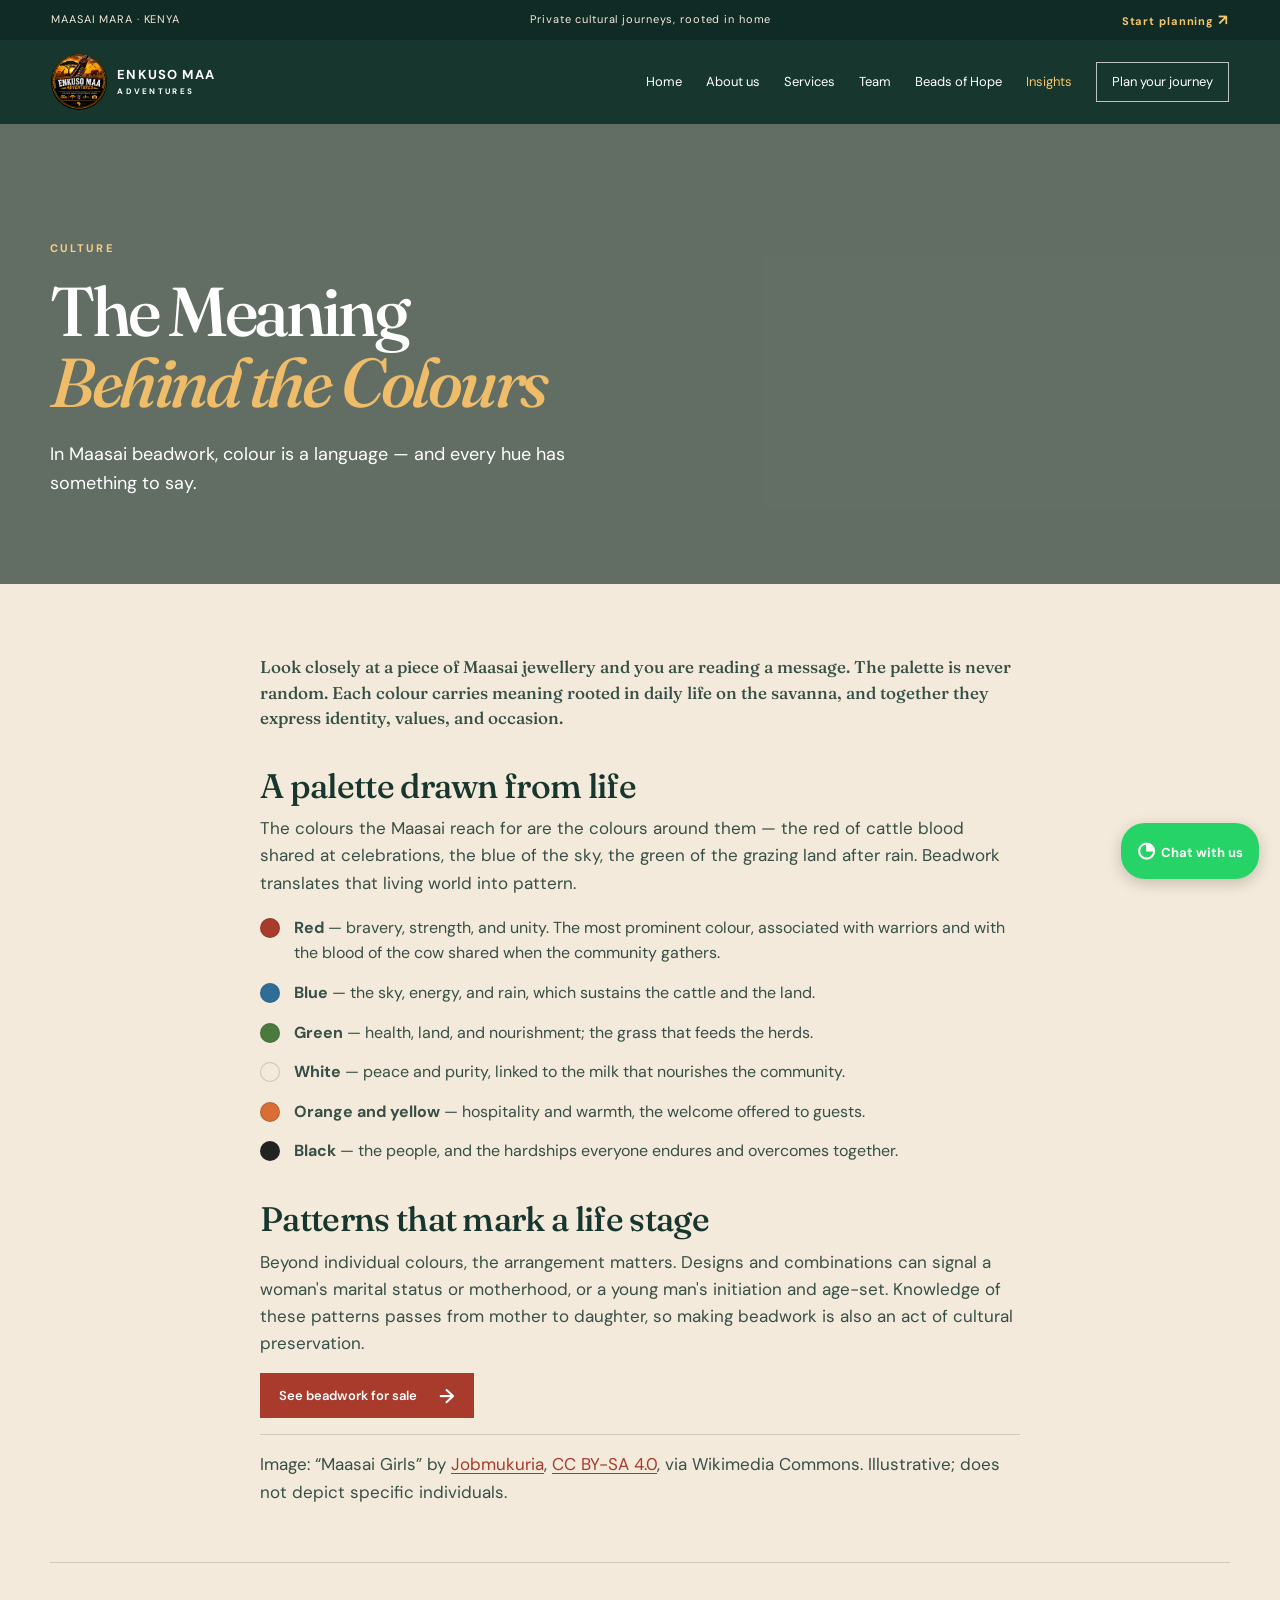
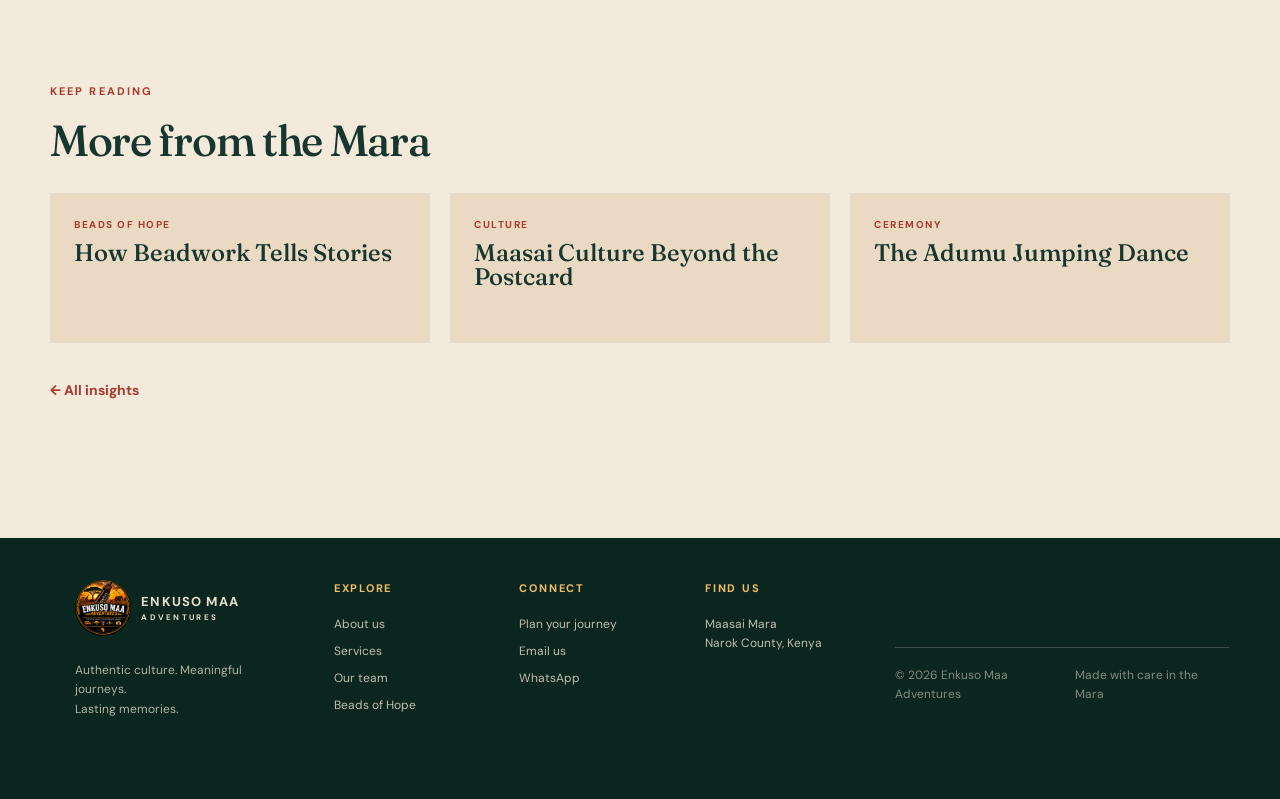
<file: article-bead-colours.html>
<!doctype html>
<html lang="en"><head><meta charset="UTF-8"><meta name="viewport" content="width=device-width, initial-scale=1.0"><meta name="description" content="What the colours in Maasai beadwork mean — red, blue, green, white, orange and black, and the messages they carry."><title>The Meaning Behind the Colours | Enkuso Maa Adventures</title><link rel="preconnect" href="https://fonts.googleapis.com"><link rel="preconnect" href="https://fonts.gstatic.com" crossorigin><link href="https://fonts.googleapis.com/css2?family=DM+Sans:wght@400;500;600;700&family=Fraunces:opsz,wght@9..144,500;9..144,600;9..144,700&display=swap" rel="stylesheet"><link rel="stylesheet" href="style.css"></head>
<body><a class="skip" href="#main">Skip to content</a><div class="top-bar"><div class="top-bar-inner"><span>MAASAI MARA · KENYA</span><span>Private cultural journeys, rooted in home</span><a href="contact.html">Start planning <span>↗</span></a></div></div><header class="site-header solid-header"><a class="brand" href="index.html"><img class="brand-mark" src="assets/img/enkuso.jpeg" alt="Enkuso Maa Adventures logo" /><span>ENKUSO MAA<small>ADVENTURES</small></span></a><button class="menu-toggle" aria-label="Open navigation" aria-expanded="false"><span></span><span></span></button><nav aria-label="Main navigation"><a href="index.html">Home</a><a href="about.html">About us</a><a href="services.html">Services</a><a href="team.html">Team</a><a href="beads.html">Beads of Hope</a><a class="active" href="insights.html">Insights</a><a class="nav-cta" href="contact.html">Plan your journey</a></nav></header>
<main id="main">
  <article>
    <section class="page-hero article-hero article-hero-colours">
      <div class="container"><p class="eyebrow light">CULTURE</p><h1>The Meaning<br><em>Behind the Colours</em></h1><p>In Maasai beadwork, colour is a language — and every hue has something to say.</p></div>
    </section>
    <div class="article-body container">
      <p class="article-lede">Look closely at a piece of Maasai jewellery and you are reading a message. The palette is never random. Each colour carries meaning rooted in daily life on the savanna, and together they express identity, values, and occasion.</p>

      <h2>A palette drawn from life</h2>
      <p>The colours the Maasai reach for are the colours around them — the red of cattle blood shared at celebrations, the blue of the sky, the green of the grazing land after rain. Beadwork translates that living world into pattern.</p>

      <ul class="colour-list">
        <li><b class="dot dot-red"></b><span><strong>Red</strong> — bravery, strength, and unity. The most prominent colour, associated with warriors and with the blood of the cow shared when the community gathers.</span></li>
        <li><b class="dot dot-blue"></b><span><strong>Blue</strong> — the sky, energy, and rain, which sustains the cattle and the land.</span></li>
        <li><b class="dot dot-green"></b><span><strong>Green</strong> — health, land, and nourishment; the grass that feeds the herds.</span></li>
        <li><b class="dot dot-white"></b><span><strong>White</strong> — peace and purity, linked to the milk that nourishes the community.</span></li>
        <li><b class="dot dot-orange"></b><span><strong>Orange and yellow</strong> — hospitality and warmth, the welcome offered to guests.</span></li>
        <li><b class="dot dot-black"></b><span><strong>Black</strong> — the people, and the hardships everyone endures and overcomes together.</span></li>
      </ul>

      <h2>Patterns that mark a life stage</h2>
      <p>Beyond individual colours, the arrangement matters. Designs and combinations can signal a woman's marital status or motherhood, or a young man's initiation and age-set. Knowledge of these patterns passes from mother to daughter, so making beadwork is also an act of cultural preservation.</p>

      <p class="article-cta-line"><a class="button button-red" href="beads.html">See beadwork for sale <span>→</span></a></p>

      <p class="article-credit">Image: “Maasai Girls” by <a href="https://commons.wikimedia.org/wiki/File:Maasai_Girls.jpg" target="_blank" rel="noopener">Jobmukuria</a>, <a href="https://creativecommons.org/licenses/by-sa/4.0" target="_blank" rel="noopener">CC BY-SA 4.0</a>, via Wikimedia Commons. Illustrative; does not depict specific individuals.</p>
    </div>
  </article>

  <section class="related section container">
    <p class="eyebrow">KEEP READING</p>
    <h2>More from the Mara</h2>
    <div class="related-grid">
      <a class="related-card" href="article-beadwork-stories.html"><span class="story-cat">BEADS OF HOPE</span><h3>How Beadwork Tells Stories</h3></a>
      <a class="related-card" href="article-culture.html"><span class="story-cat">CULTURE</span><h3>Maasai Culture Beyond the Postcard</h3></a>
      <a class="related-card" href="article-adumu.html"><span class="story-cat">CEREMONY</span><h3>The Adumu Jumping Dance</h3></a>
    </div>
    <p class="back-link"><a href="insights.html">← All insights</a></p>
  </section>
</main>
<a class="whatsapp" href="https://wa.me/254792629837" target="_blank" rel="noopener" aria-label="Chat on WhatsApp">◔<span>Chat with us</span></a>
<footer><div class="footer-main"><div><a class="brand" href="index.html"><img class="brand-mark" src="assets/img/enkuso.jpeg" alt="Enkuso Maa Adventures logo" /><span>ENKUSO MAA<small>ADVENTURES</small></span></a><p class="footer-tagline">Authentic culture. Meaningful journeys.<br />Lasting memories.</p></div><div class="footer-column"><p class="footer-label">Explore</p><a href="about.html">About us</a><a href="services.html">Services</a><a href="team.html">Our team</a><a href="beads.html">Beads of Hope</a></div><div class="footer-column"><p class="footer-label">Connect</p><a href="contact.html">Plan your journey</a><a href="mailto:Enkusomaaadventures@gmail.com">Email us</a><a href="https://wa.me/254792629837" target="_blank" rel="noopener">WhatsApp</a></div><div class="footer-column"><p class="footer-label">Find us</p><p>Maasai Mara<br />Narok County, Kenya</p></div></div><div class="footer-bottom"><span>© 2026 Enkuso Maa Adventures</span><span>Made with care in the Mara</span></div></footer>
<script src="script.js"></script></body></html>
</file>
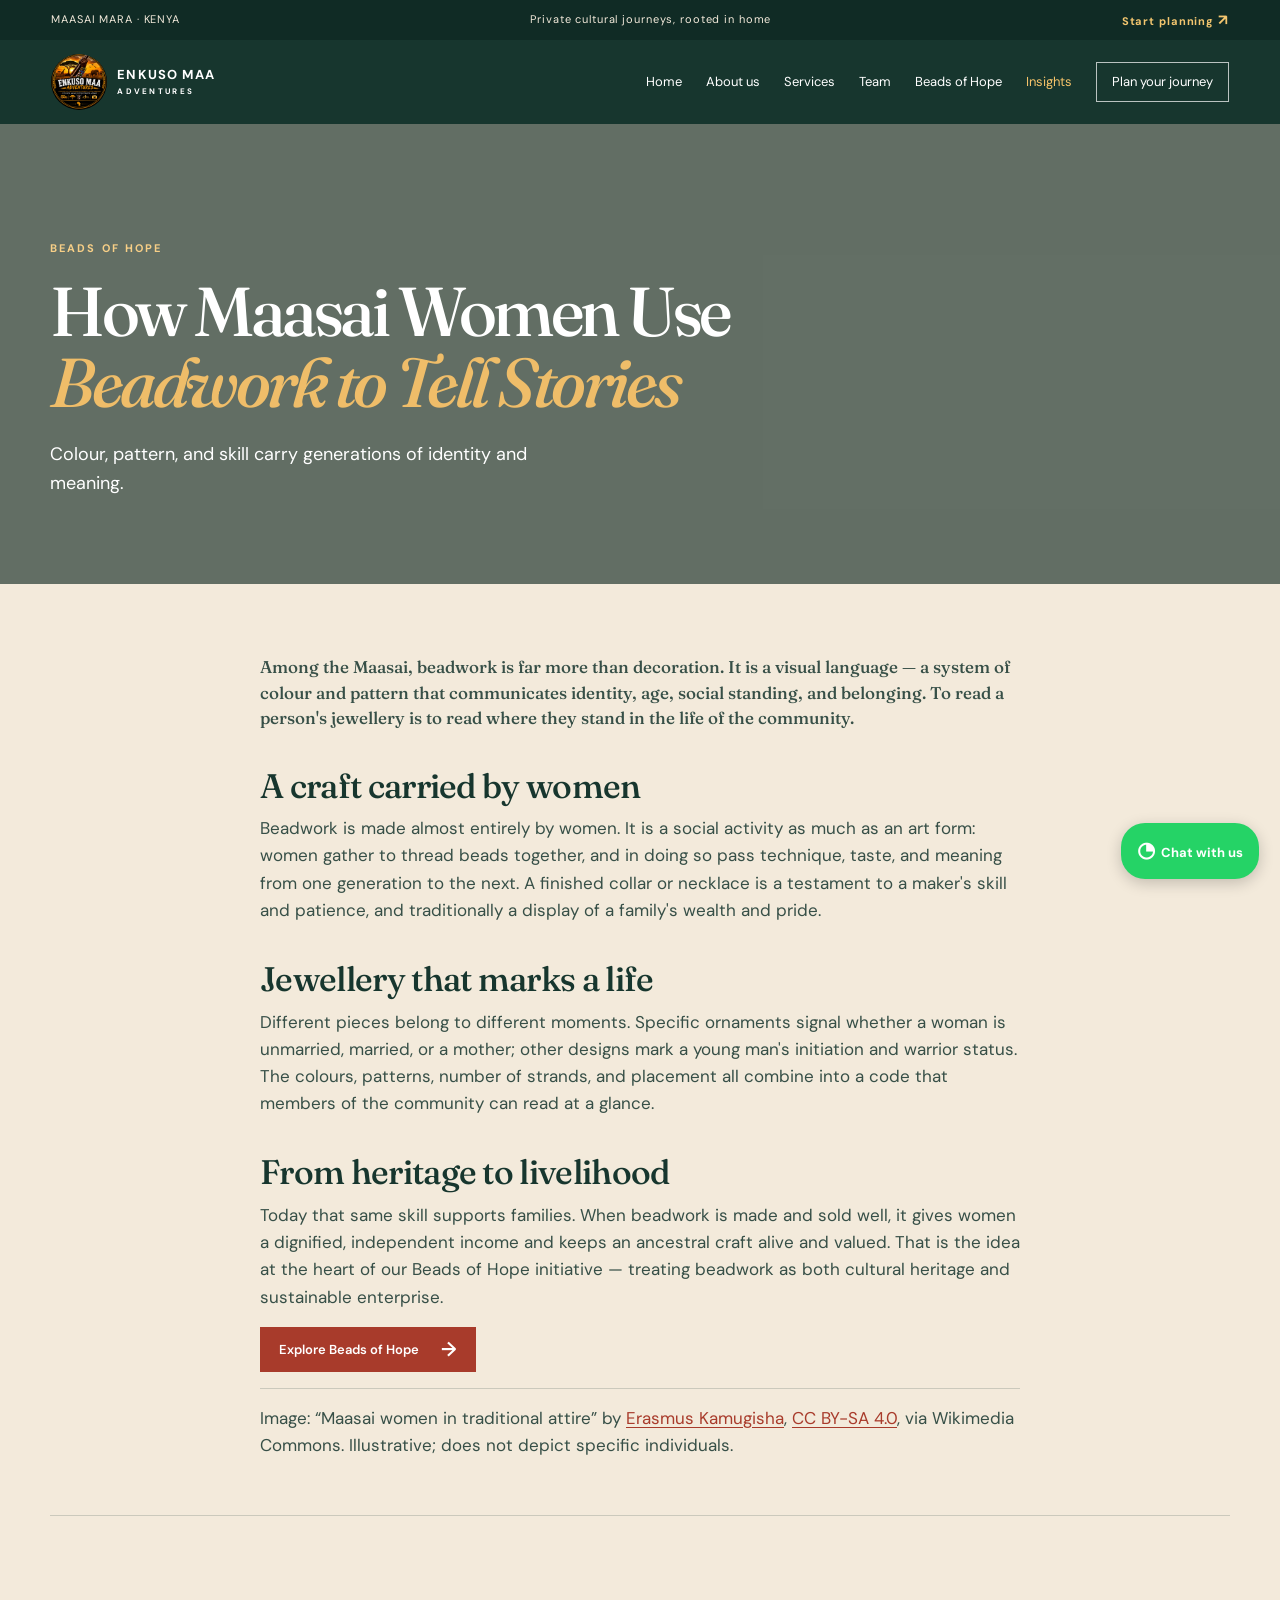
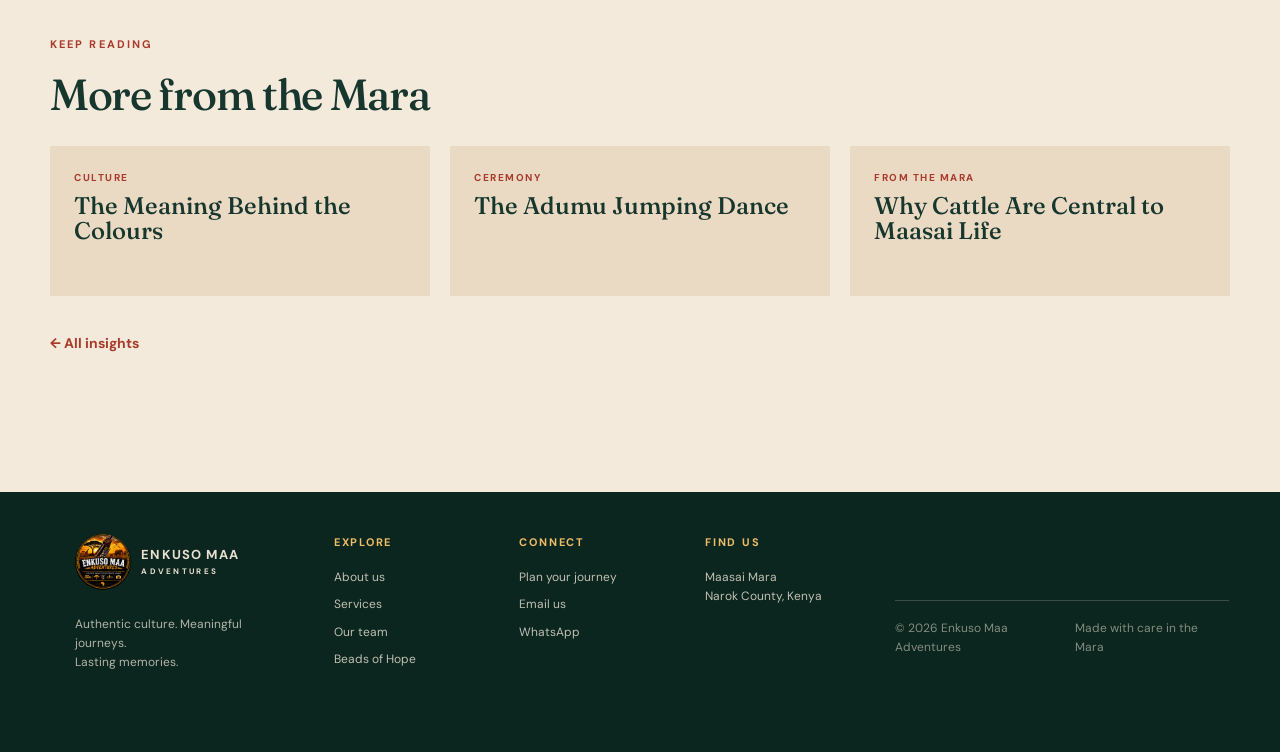
<file: article-beadwork-stories.html>
<!doctype html>
<html lang="en"><head><meta charset="UTF-8"><meta name="viewport" content="width=device-width, initial-scale=1.0"><meta name="description" content="How Maasai women use beadwork as a visual language to tell stories of identity, age, status, and belonging."><title>How Maasai Women Use Beadwork to Tell Stories | Enkuso Maa Adventures</title><link rel="preconnect" href="https://fonts.googleapis.com"><link rel="preconnect" href="https://fonts.gstatic.com" crossorigin><link href="https://fonts.googleapis.com/css2?family=DM+Sans:wght@400;500;600;700&family=Fraunces:opsz,wght@9..144,500;9..144,600;9..144,700&display=swap" rel="stylesheet"><link rel="stylesheet" href="style.css"></head>
<body><a class="skip" href="#main">Skip to content</a><div class="top-bar"><div class="top-bar-inner"><span>MAASAI MARA · KENYA</span><span>Private cultural journeys, rooted in home</span><a href="contact.html">Start planning <span>↗</span></a></div></div><header class="site-header solid-header"><a class="brand" href="index.html"><img class="brand-mark" src="assets/img/enkuso.jpeg" alt="Enkuso Maa Adventures logo" /><span>ENKUSO MAA<small>ADVENTURES</small></span></a><button class="menu-toggle" aria-label="Open navigation" aria-expanded="false"><span></span><span></span></button><nav aria-label="Main navigation"><a href="index.html">Home</a><a href="about.html">About us</a><a href="services.html">Services</a><a href="team.html">Team</a><a href="beads.html">Beads of Hope</a><a class="active" href="insights.html">Insights</a><a class="nav-cta" href="contact.html">Plan your journey</a></nav></header>
<main id="main">
  <article>
    <section class="page-hero article-hero article-hero-beadwork">
      <div class="container"><p class="eyebrow light">BEADS OF HOPE</p><h1>How Maasai Women Use<br><em>Beadwork to Tell Stories</em></h1><p>Colour, pattern, and skill carry generations of identity and meaning.</p></div>
    </section>
    <div class="article-body container">
      <p class="article-lede">Among the Maasai, beadwork is far more than decoration. It is a visual language — a system of colour and pattern that communicates identity, age, social standing, and belonging. To read a person's jewellery is to read where they stand in the life of the community.</p>

      <h2>A craft carried by women</h2>
      <p>Beadwork is made almost entirely by women. It is a social activity as much as an art form: women gather to thread beads together, and in doing so pass technique, taste, and meaning from one generation to the next. A finished collar or necklace is a testament to a maker's skill and patience, and traditionally a display of a family's wealth and pride.</p>

      <h2>Jewellery that marks a life</h2>
      <p>Different pieces belong to different moments. Specific ornaments signal whether a woman is unmarried, married, or a mother; other designs mark a young man's initiation and warrior status. The colours, patterns, number of strands, and placement all combine into a code that members of the community can read at a glance.</p>

      <h2>From heritage to livelihood</h2>
      <p>Today that same skill supports families. When beadwork is made and sold well, it gives women a dignified, independent income and keeps an ancestral craft alive and valued. That is the idea at the heart of our Beads of Hope initiative — treating beadwork as both cultural heritage and sustainable enterprise.</p>

      <p class="article-cta-line"><a class="button button-red" href="beads.html">Explore Beads of Hope <span>→</span></a></p>

      <p class="article-credit">Image: “Maasai women in traditional attire” by <a href="https://commons.wikimedia.org/wiki/User:Erasmus_Kamugisha" target="_blank" rel="noopener">Erasmus Kamugisha</a>, <a href="https://creativecommons.org/licenses/by-sa/4.0" target="_blank" rel="noopener">CC BY-SA 4.0</a>, via Wikimedia Commons. Illustrative; does not depict specific individuals.</p>
    </div>
  </article>

  <section class="related section container">
    <p class="eyebrow">KEEP READING</p>
    <h2>More from the Mara</h2>
    <div class="related-grid">
      <a class="related-card" href="article-bead-colours.html"><span class="story-cat">CULTURE</span><h3>The Meaning Behind the Colours</h3></a>
      <a class="related-card" href="article-adumu.html"><span class="story-cat">CEREMONY</span><h3>The Adumu Jumping Dance</h3></a>
      <a class="related-card" href="article-cattle.html"><span class="story-cat">FROM THE MARA</span><h3>Why Cattle Are Central to Maasai Life</h3></a>
    </div>
    <p class="back-link"><a href="insights.html">← All insights</a></p>
  </section>
</main>
<a class="whatsapp" href="https://wa.me/254792629837" target="_blank" rel="noopener" aria-label="Chat on WhatsApp">◔<span>Chat with us</span></a>
<footer><div class="footer-main"><div><a class="brand" href="index.html"><img class="brand-mark" src="assets/img/enkuso.jpeg" alt="Enkuso Maa Adventures logo" /><span>ENKUSO MAA<small>ADVENTURES</small></span></a><p class="footer-tagline">Authentic culture. Meaningful journeys.<br />Lasting memories.</p></div><div class="footer-column"><p class="footer-label">Explore</p><a href="about.html">About us</a><a href="services.html">Services</a><a href="team.html">Our team</a><a href="beads.html">Beads of Hope</a></div><div class="footer-column"><p class="footer-label">Connect</p><a href="contact.html">Plan your journey</a><a href="mailto:Enkusomaaadventures@gmail.com">Email us</a><a href="https://wa.me/254792629837" target="_blank" rel="noopener">WhatsApp</a></div><div class="footer-column"><p class="footer-label">Find us</p><p>Maasai Mara<br />Narok County, Kenya</p></div></div><div class="footer-bottom"><span>© 2026 Enkuso Maa Adventures</span><span>Made with care in the Mara</span></div></footer>
<script src="script.js"></script></body></html>
</file>
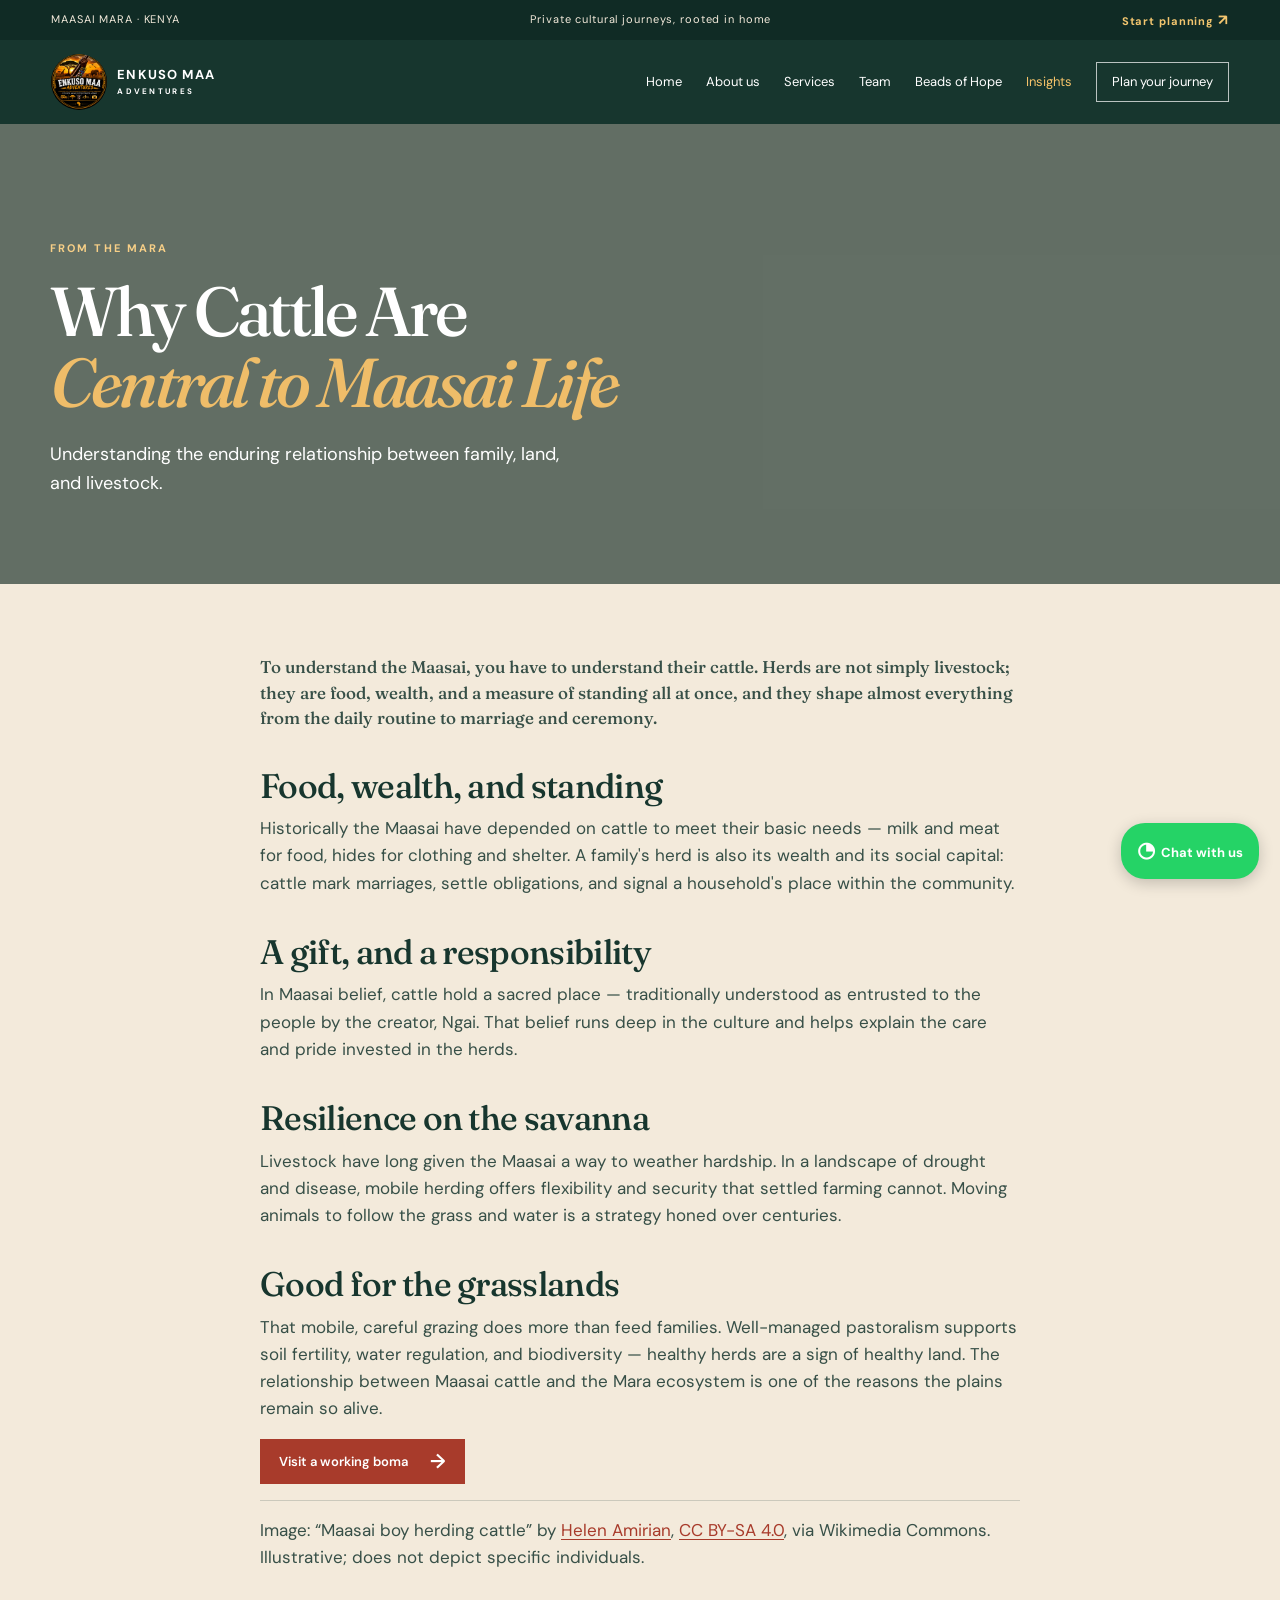
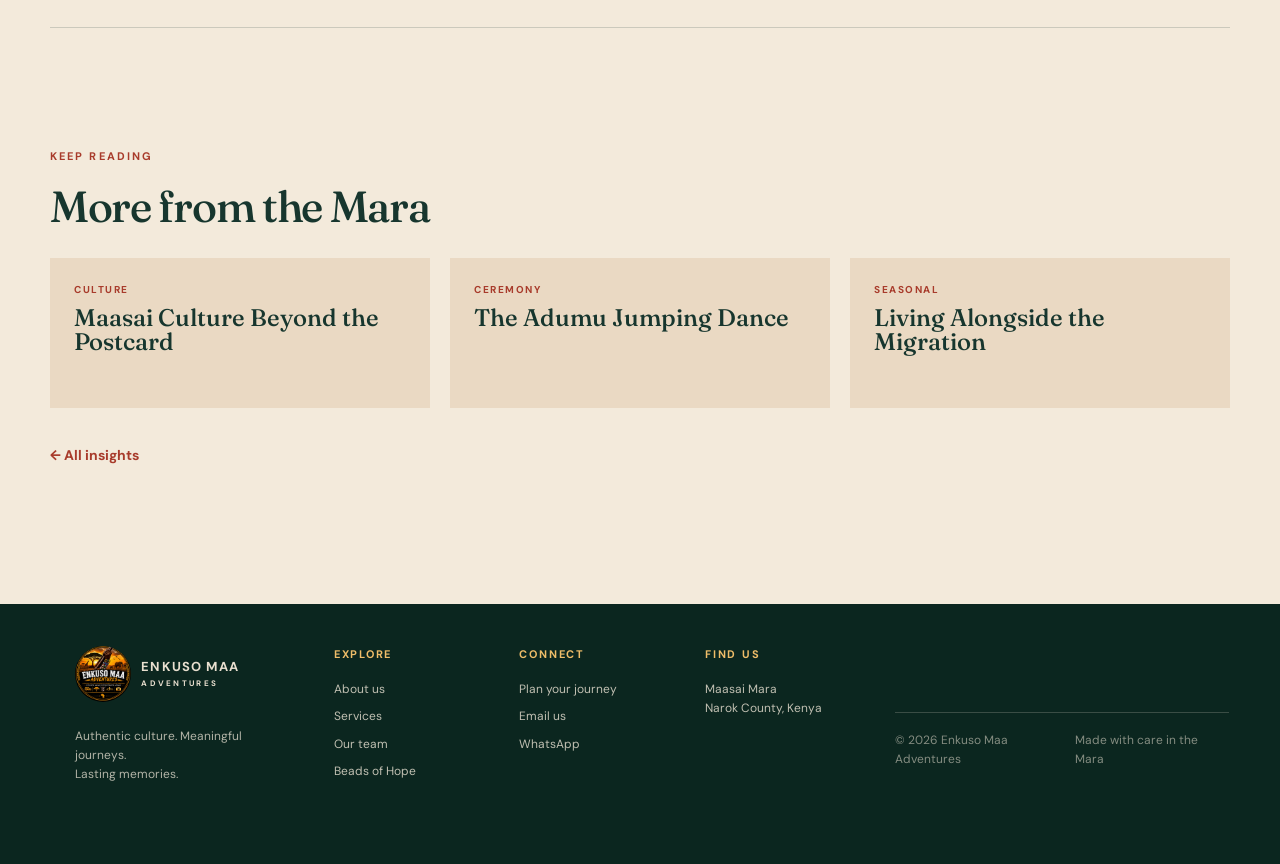
<file: article-cattle.html>
<!doctype html>
<html lang="en"><head><meta charset="UTF-8"><meta name="viewport" content="width=device-width, initial-scale=1.0"><meta name="description" content="Why cattle are central to Maasai life — as food, wealth, social standing, and a link between people, land, and wildlife."><title>Why Cattle Are Central to Maasai Life | Enkuso Maa Adventures</title><link rel="preconnect" href="https://fonts.googleapis.com"><link rel="preconnect" href="https://fonts.gstatic.com" crossorigin><link href="https://fonts.googleapis.com/css2?family=DM+Sans:wght@400;500;600;700&family=Fraunces:opsz,wght@9..144,500;9..144,600;9..144,700&display=swap" rel="stylesheet"><link rel="stylesheet" href="style.css"></head>
<body><a class="skip" href="#main">Skip to content</a><div class="top-bar"><div class="top-bar-inner"><span>MAASAI MARA · KENYA</span><span>Private cultural journeys, rooted in home</span><a href="contact.html">Start planning <span>↗</span></a></div></div><header class="site-header solid-header"><a class="brand" href="index.html"><img class="brand-mark" src="assets/img/enkuso.jpeg" alt="Enkuso Maa Adventures logo" /><span>ENKUSO MAA<small>ADVENTURES</small></span></a><button class="menu-toggle" aria-label="Open navigation" aria-expanded="false"><span></span><span></span></button><nav aria-label="Main navigation"><a href="index.html">Home</a><a href="about.html">About us</a><a href="services.html">Services</a><a href="team.html">Team</a><a href="beads.html">Beads of Hope</a><a class="active" href="insights.html">Insights</a><a class="nav-cta" href="contact.html">Plan your journey</a></nav></header>
<main id="main">
  <article>
    <section class="page-hero article-hero article-hero-cattle">
      <div class="container"><p class="eyebrow light">FROM THE MARA</p><h1>Why Cattle Are<br><em>Central to Maasai Life</em></h1><p>Understanding the enduring relationship between family, land, and livestock.</p></div>
    </section>
    <div class="article-body container">
      <p class="article-lede">To understand the Maasai, you have to understand their cattle. Herds are not simply livestock; they are food, wealth, and a measure of standing all at once, and they shape almost everything from the daily routine to marriage and ceremony.</p>

      <h2>Food, wealth, and standing</h2>
      <p>Historically the Maasai have depended on cattle to meet their basic needs — milk and meat for food, hides for clothing and shelter. A family's herd is also its wealth and its social capital: cattle mark marriages, settle obligations, and signal a household's place within the community.</p>

      <h2>A gift, and a responsibility</h2>
      <p>In Maasai belief, cattle hold a sacred place — traditionally understood as entrusted to the people by the creator, Ngai. That belief runs deep in the culture and helps explain the care and pride invested in the herds.</p>

      <h2>Resilience on the savanna</h2>
      <p>Livestock have long given the Maasai a way to weather hardship. In a landscape of drought and disease, mobile herding offers flexibility and security that settled farming cannot. Moving animals to follow the grass and water is a strategy honed over centuries.</p>

      <h2>Good for the grasslands</h2>
      <p>That mobile, careful grazing does more than feed families. Well-managed pastoralism supports soil fertility, water regulation, and biodiversity — healthy herds are a sign of healthy land. The relationship between Maasai cattle and the Mara ecosystem is one of the reasons the plains remain so alive.</p>

      <p class="article-cta-line"><a class="button button-red" href="contact.html">Visit a working boma <span>→</span></a></p>

      <p class="article-credit">Image: “Maasai boy herding cattle” by <a href="https://commons.wikimedia.org/wiki/File:Maasai_boy_herding_cattle.jpg" target="_blank" rel="noopener">Helen Amirian</a>, <a href="https://creativecommons.org/licenses/by-sa/4.0" target="_blank" rel="noopener">CC BY-SA 4.0</a>, via Wikimedia Commons. Illustrative; does not depict specific individuals.</p>
    </div>
  </article>

  <section class="related section container">
    <p class="eyebrow">KEEP READING</p>
    <h2>More from the Mara</h2>
    <div class="related-grid">
      <a class="related-card" href="article-culture.html"><span class="story-cat">CULTURE</span><h3>Maasai Culture Beyond the Postcard</h3></a>
      <a class="related-card" href="article-adumu.html"><span class="story-cat">CEREMONY</span><h3>The Adumu Jumping Dance</h3></a>
      <a class="related-card" href="article-migration.html"><span class="story-cat">SEASONAL</span><h3>Living Alongside the Migration</h3></a>
    </div>
    <p class="back-link"><a href="insights.html">← All insights</a></p>
  </section>
</main>
<a class="whatsapp" href="https://wa.me/254792629837" target="_blank" rel="noopener" aria-label="Chat on WhatsApp">◔<span>Chat with us</span></a>
<footer><div class="footer-main"><div><a class="brand" href="index.html"><img class="brand-mark" src="assets/img/enkuso.jpeg" alt="Enkuso Maa Adventures logo" /><span>ENKUSO MAA<small>ADVENTURES</small></span></a><p class="footer-tagline">Authentic culture. Meaningful journeys.<br />Lasting memories.</p></div><div class="footer-column"><p class="footer-label">Explore</p><a href="about.html">About us</a><a href="services.html">Services</a><a href="team.html">Our team</a><a href="beads.html">Beads of Hope</a></div><div class="footer-column"><p class="footer-label">Connect</p><a href="contact.html">Plan your journey</a><a href="mailto:Enkusomaaadventures@gmail.com">Email us</a><a href="https://wa.me/254792629837" target="_blank" rel="noopener">WhatsApp</a></div><div class="footer-column"><p class="footer-label">Find us</p><p>Maasai Mara<br />Narok County, Kenya</p></div></div><div class="footer-bottom"><span>© 2026 Enkuso Maa Adventures</span><span>Made with care in the Mara</span></div></footer>
<script src="script.js"></script></body></html>
</file>
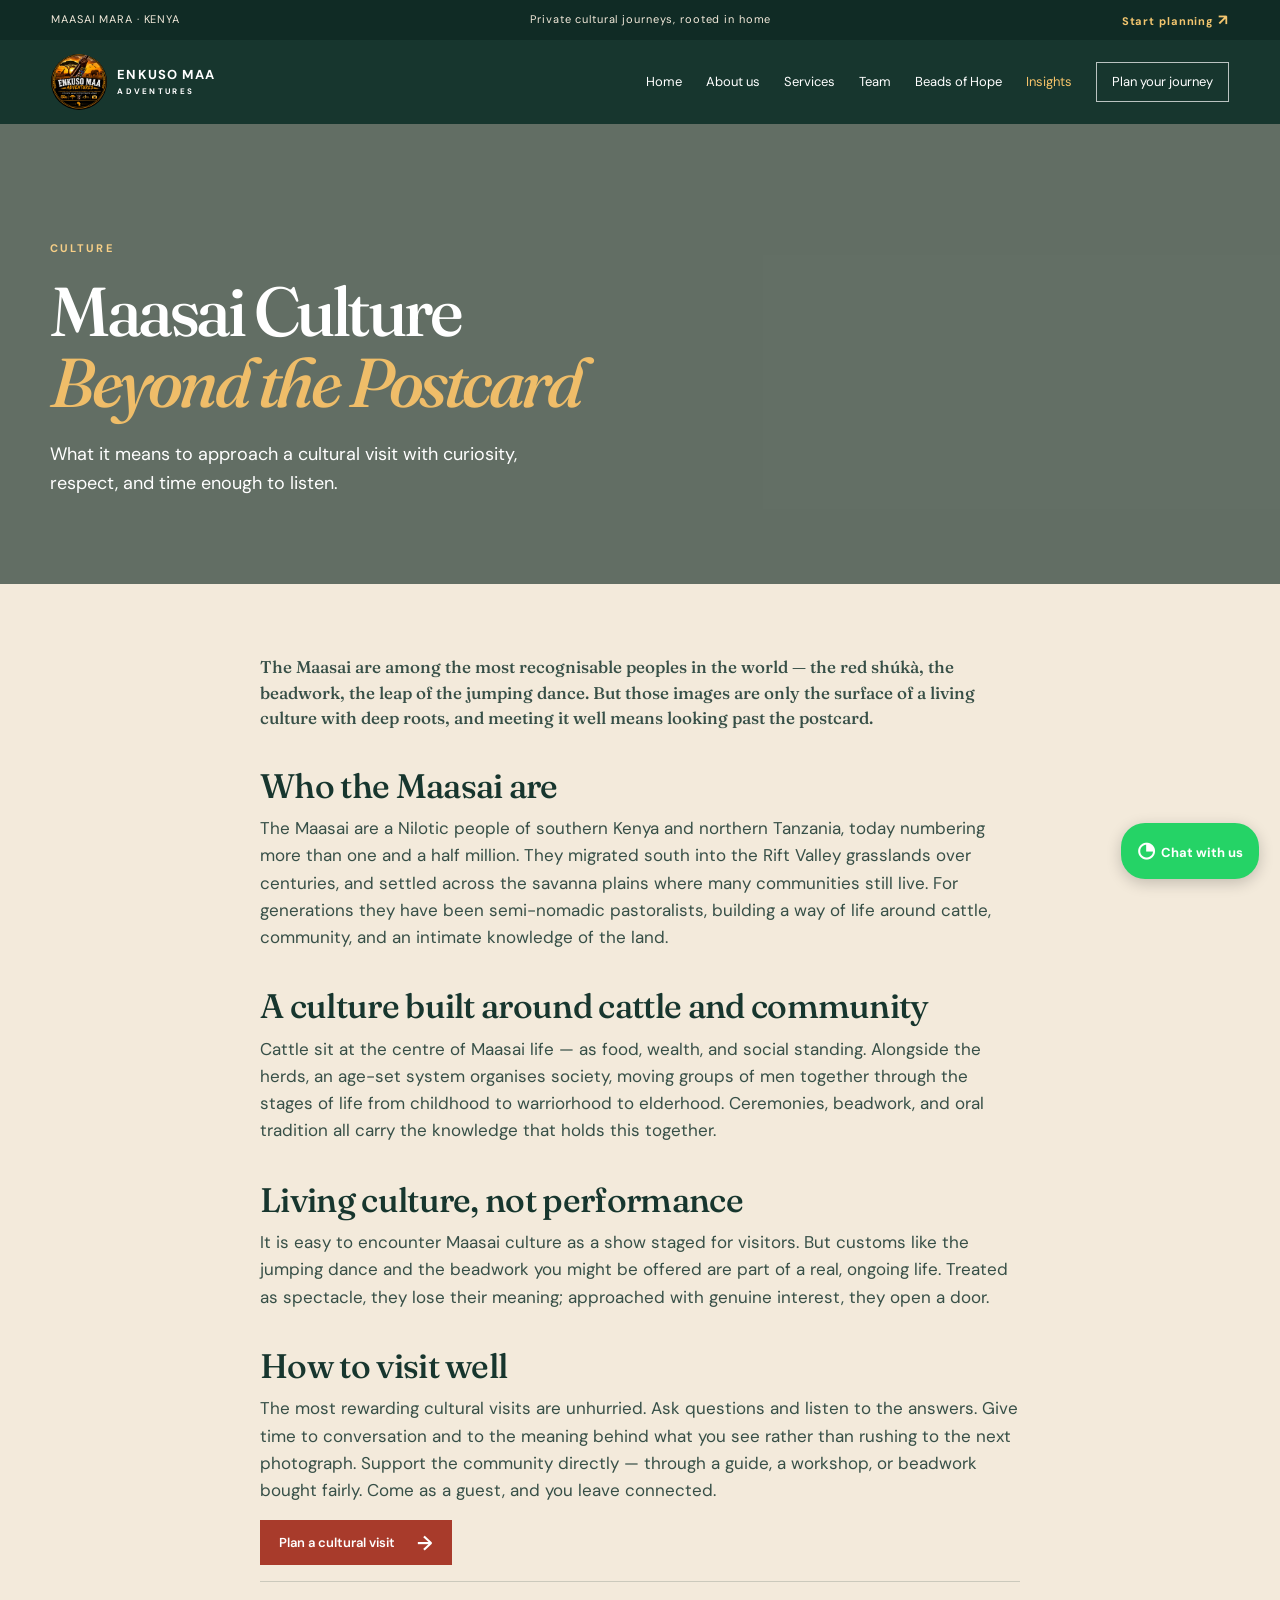
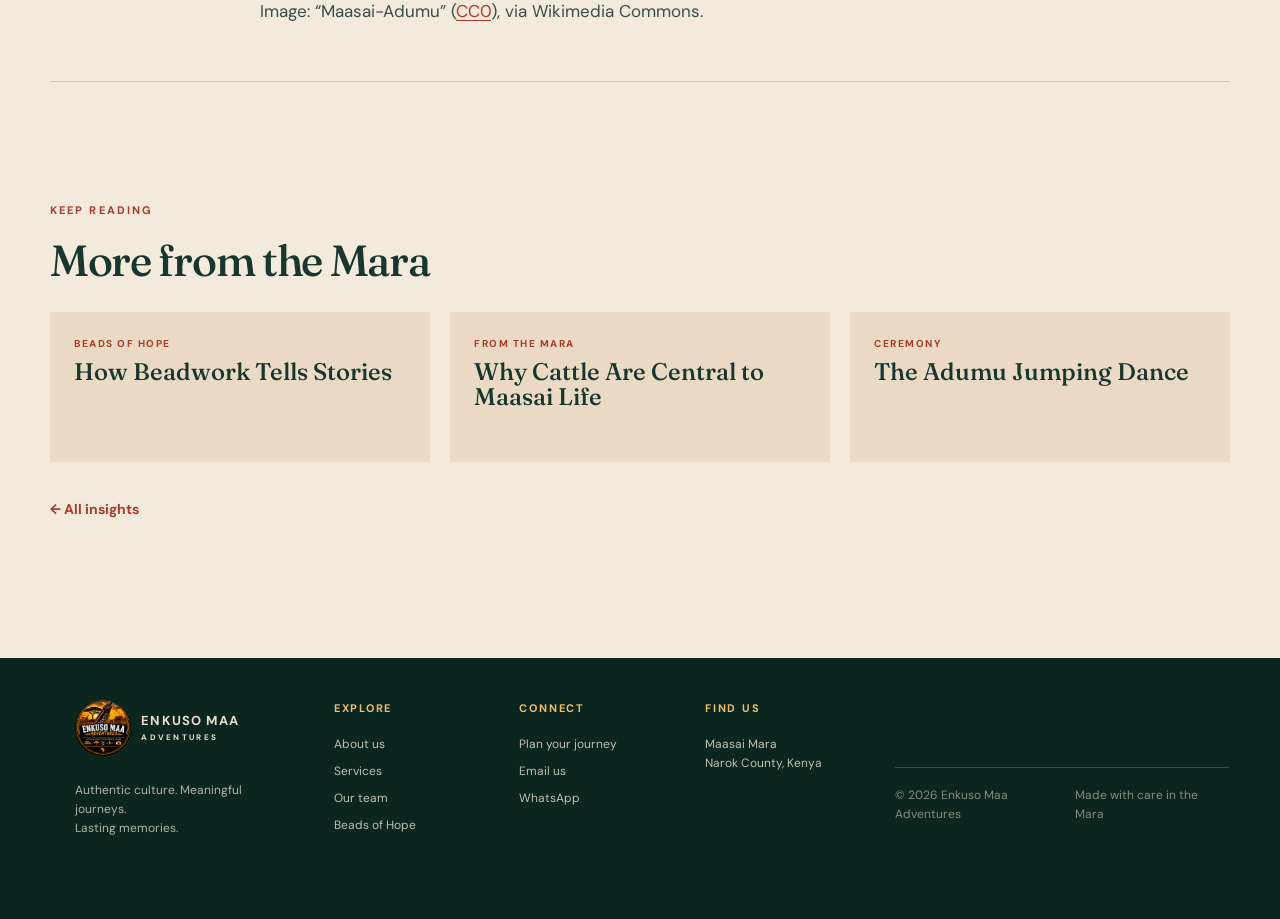
<file: article-culture.html>
<!doctype html>
<html lang="en"><head><meta charset="UTF-8"><meta name="viewport" content="width=device-width, initial-scale=1.0"><meta name="description" content="Understanding Maasai culture beyond the tourist postcard — who the Maasai are, and how to visit with curiosity and respect."><title>Understanding Maasai Culture Beyond the Postcard | Enkuso Maa Adventures</title><link rel="preconnect" href="https://fonts.googleapis.com"><link rel="preconnect" href="https://fonts.gstatic.com" crossorigin><link href="https://fonts.googleapis.com/css2?family=DM+Sans:wght@400;500;600;700&family=Fraunces:opsz,wght@9..144,500;9..144,600;9..144,700&display=swap" rel="stylesheet"><link rel="stylesheet" href="style.css"></head>
<body><a class="skip" href="#main">Skip to content</a><div class="top-bar"><div class="top-bar-inner"><span>MAASAI MARA · KENYA</span><span>Private cultural journeys, rooted in home</span><a href="contact.html">Start planning <span>↗</span></a></div></div><header class="site-header solid-header"><a class="brand" href="index.html"><img class="brand-mark" src="assets/img/enkuso.jpeg" alt="Enkuso Maa Adventures logo" /><span>ENKUSO MAA<small>ADVENTURES</small></span></a><button class="menu-toggle" aria-label="Open navigation" aria-expanded="false"><span></span><span></span></button><nav aria-label="Main navigation"><a href="index.html">Home</a><a href="about.html">About us</a><a href="services.html">Services</a><a href="team.html">Team</a><a href="beads.html">Beads of Hope</a><a class="active" href="insights.html">Insights</a><a class="nav-cta" href="contact.html">Plan your journey</a></nav></header>
<main id="main">
  <article>
    <section class="page-hero article-hero article-hero-culture">
      <div class="container"><p class="eyebrow light">CULTURE</p><h1>Maasai Culture<br><em>Beyond the Postcard</em></h1><p>What it means to approach a cultural visit with curiosity, respect, and time enough to listen.</p></div>
    </section>
    <div class="article-body container">
      <p class="article-lede">The Maasai are among the most recognisable peoples in the world — the red shúkà, the beadwork, the leap of the jumping dance. But those images are only the surface of a living culture with deep roots, and meeting it well means looking past the postcard.</p>

      <h2>Who the Maasai are</h2>
      <p>The Maasai are a Nilotic people of southern Kenya and northern Tanzania, today numbering more than one and a half million. They migrated south into the Rift Valley grasslands over centuries, and settled across the savanna plains where many communities still live. For generations they have been semi-nomadic pastoralists, building a way of life around cattle, community, and an intimate knowledge of the land.</p>

      <h2>A culture built around cattle and community</h2>
      <p>Cattle sit at the centre of Maasai life — as food, wealth, and social standing. Alongside the herds, an age-set system organises society, moving groups of men together through the stages of life from childhood to warriorhood to elderhood. Ceremonies, beadwork, and oral tradition all carry the knowledge that holds this together.</p>

      <h2>Living culture, not performance</h2>
      <p>It is easy to encounter Maasai culture as a show staged for visitors. But customs like the jumping dance and the beadwork you might be offered are part of a real, ongoing life. Treated as spectacle, they lose their meaning; approached with genuine interest, they open a door.</p>

      <h2>How to visit well</h2>
      <p>The most rewarding cultural visits are unhurried. Ask questions and listen to the answers. Give time to conversation and to the meaning behind what you see rather than rushing to the next photograph. Support the community directly — through a guide, a workshop, or beadwork bought fairly. Come as a guest, and you leave connected.</p>

      <p class="article-cta-line"><a class="button button-red" href="contact.html">Plan a cultural visit <span>→</span></a></p>

      <p class="article-credit">Image: “Maasai-Adumu” (<a href="https://commons.wikimedia.org/wiki/File:Maasai-Adumu.jpg" target="_blank" rel="noopener">CC0</a>), via Wikimedia Commons.</p>
    </div>
  </article>

  <section class="related section container">
    <p class="eyebrow">KEEP READING</p>
    <h2>More from the Mara</h2>
    <div class="related-grid">
      <a class="related-card" href="article-beadwork-stories.html"><span class="story-cat">BEADS OF HOPE</span><h3>How Beadwork Tells Stories</h3></a>
      <a class="related-card" href="article-cattle.html"><span class="story-cat">FROM THE MARA</span><h3>Why Cattle Are Central to Maasai Life</h3></a>
      <a class="related-card" href="article-adumu.html"><span class="story-cat">CEREMONY</span><h3>The Adumu Jumping Dance</h3></a>
    </div>
    <p class="back-link"><a href="insights.html">← All insights</a></p>
  </section>
</main>
<a class="whatsapp" href="https://wa.me/254792629837" target="_blank" rel="noopener" aria-label="Chat on WhatsApp">◔<span>Chat with us</span></a>
<footer><div class="footer-main"><div><a class="brand" href="index.html"><img class="brand-mark" src="assets/img/enkuso.jpeg" alt="Enkuso Maa Adventures logo" /><span>ENKUSO MAA<small>ADVENTURES</small></span></a><p class="footer-tagline">Authentic culture. Meaningful journeys.<br />Lasting memories.</p></div><div class="footer-column"><p class="footer-label">Explore</p><a href="about.html">About us</a><a href="services.html">Services</a><a href="team.html">Our team</a><a href="beads.html">Beads of Hope</a></div><div class="footer-column"><p class="footer-label">Connect</p><a href="contact.html">Plan your journey</a><a href="mailto:Enkusomaaadventures@gmail.com">Email us</a><a href="https://wa.me/254792629837" target="_blank" rel="noopener">WhatsApp</a></div><div class="footer-column"><p class="footer-label">Find us</p><p>Maasai Mara<br />Narok County, Kenya</p></div></div><div class="footer-bottom"><span>© 2026 Enkuso Maa Adventures</span><span>Made with care in the Mara</span></div></footer>
<script src="script.js"></script></body></html>
</file>
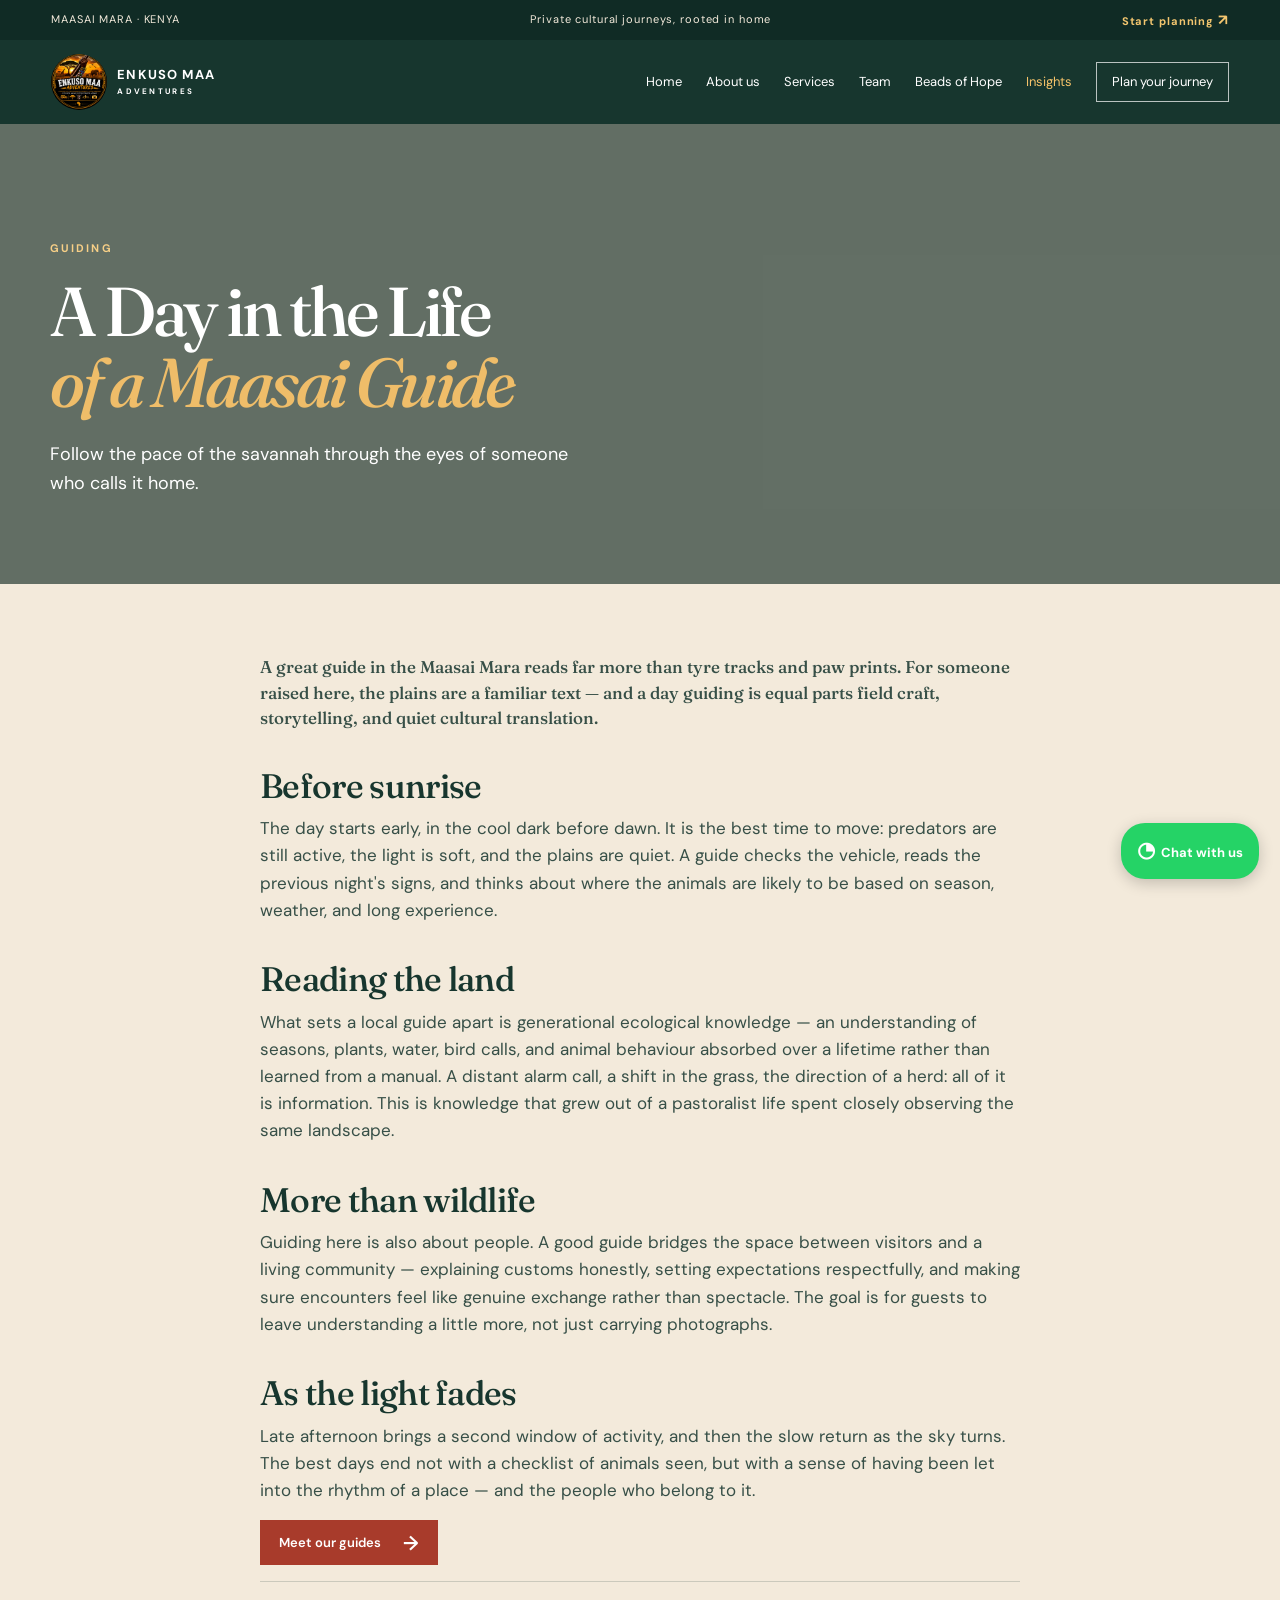
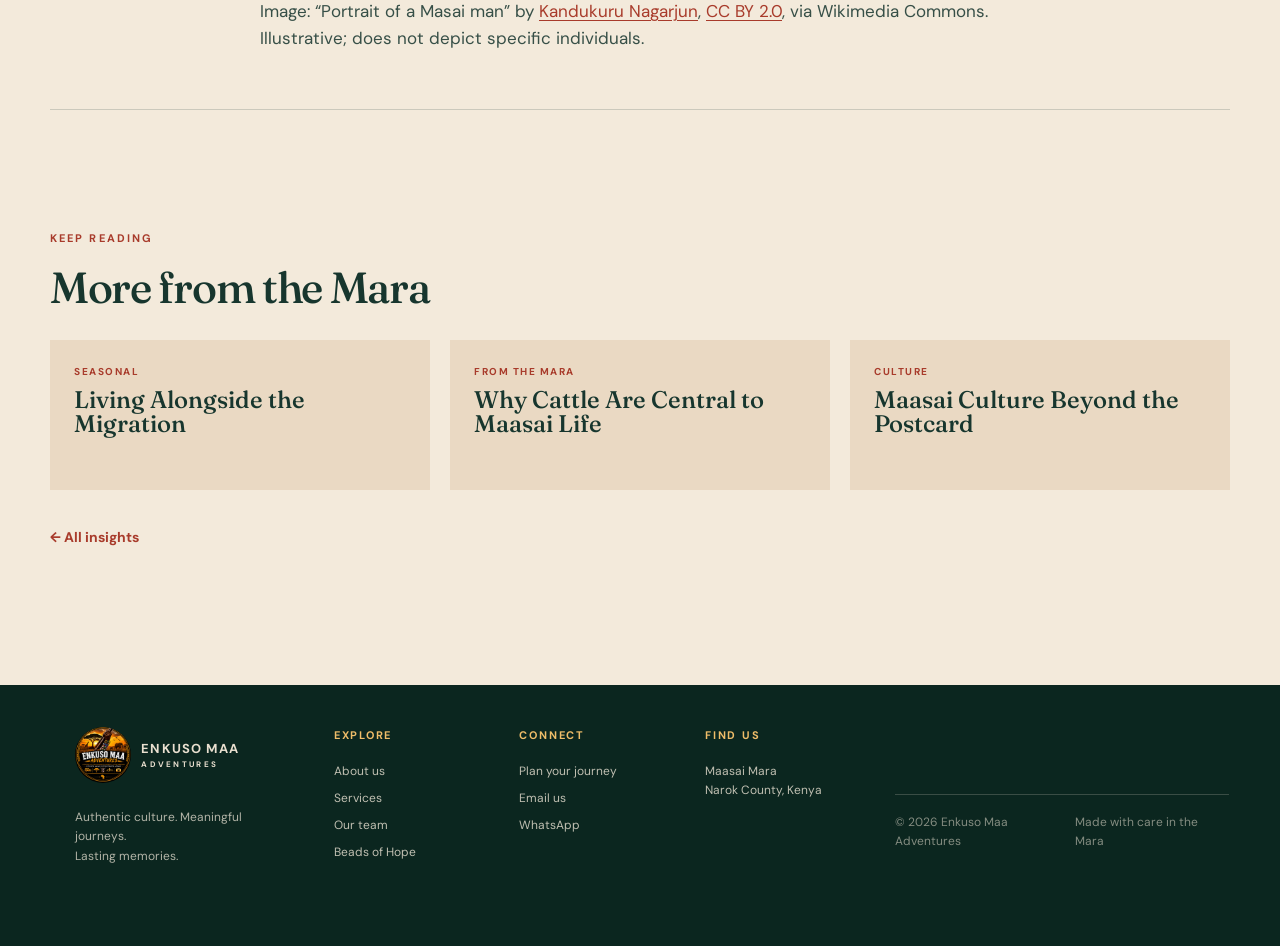
<file: article-guide-day.html>
<!doctype html>
<html lang="en"><head><meta charset="UTF-8"><meta name="viewport" content="width=device-width, initial-scale=1.0"><meta name="description" content="A day in the life of a Maasai Mara guide — generational ecological knowledge, cultural translation, and reading the savanna."><title>A Day in the Life of a Maasai Guide | Enkuso Maa Adventures</title><link rel="preconnect" href="https://fonts.googleapis.com"><link rel="preconnect" href="https://fonts.gstatic.com" crossorigin><link href="https://fonts.googleapis.com/css2?family=DM+Sans:wght@400;500;600;700&family=Fraunces:opsz,wght@9..144,500;9..144,600;9..144,700&display=swap" rel="stylesheet"><link rel="stylesheet" href="style.css"></head>
<body><a class="skip" href="#main">Skip to content</a><div class="top-bar"><div class="top-bar-inner"><span>MAASAI MARA · KENYA</span><span>Private cultural journeys, rooted in home</span><a href="contact.html">Start planning <span>↗</span></a></div></div><header class="site-header solid-header"><a class="brand" href="index.html"><img class="brand-mark" src="assets/img/enkuso.jpeg" alt="Enkuso Maa Adventures logo" /><span>ENKUSO MAA<small>ADVENTURES</small></span></a><button class="menu-toggle" aria-label="Open navigation" aria-expanded="false"><span></span><span></span></button><nav aria-label="Main navigation"><a href="index.html">Home</a><a href="about.html">About us</a><a href="services.html">Services</a><a href="team.html">Team</a><a href="beads.html">Beads of Hope</a><a class="active" href="insights.html">Insights</a><a class="nav-cta" href="contact.html">Plan your journey</a></nav></header>
<main id="main">
  <article>
    <section class="page-hero article-hero article-hero-guide">
      <div class="container"><p class="eyebrow light">GUIDING</p><h1>A Day in the Life<br><em>of a Maasai Guide</em></h1><p>Follow the pace of the savannah through the eyes of someone who calls it home.</p></div>
    </section>
    <div class="article-body container">
      <p class="article-lede">A great guide in the Maasai Mara reads far more than tyre tracks and paw prints. For someone raised here, the plains are a familiar text — and a day guiding is equal parts field craft, storytelling, and quiet cultural translation.</p>

      <h2>Before sunrise</h2>
      <p>The day starts early, in the cool dark before dawn. It is the best time to move: predators are still active, the light is soft, and the plains are quiet. A guide checks the vehicle, reads the previous night's signs, and thinks about where the animals are likely to be based on season, weather, and long experience.</p>

      <h2>Reading the land</h2>
      <p>What sets a local guide apart is generational ecological knowledge — an understanding of seasons, plants, water, bird calls, and animal behaviour absorbed over a lifetime rather than learned from a manual. A distant alarm call, a shift in the grass, the direction of a herd: all of it is information. This is knowledge that grew out of a pastoralist life spent closely observing the same landscape.</p>

      <h2>More than wildlife</h2>
      <p>Guiding here is also about people. A good guide bridges the space between visitors and a living community — explaining customs honestly, setting expectations respectfully, and making sure encounters feel like genuine exchange rather than spectacle. The goal is for guests to leave understanding a little more, not just carrying photographs.</p>

      <h2>As the light fades</h2>
      <p>Late afternoon brings a second window of activity, and then the slow return as the sky turns. The best days end not with a checklist of animals seen, but with a sense of having been let into the rhythm of a place — and the people who belong to it.</p>

      <p class="article-cta-line"><a class="button button-red" href="team.html">Meet our guides <span>→</span></a></p>

      <p class="article-credit">Image: “Portrait of a Masai man” by <a href="https://commons.wikimedia.org/wiki/File:Portrait_of_a_Masai_man_(48061160658).jpg" target="_blank" rel="noopener">Kandukuru Nagarjun</a>, <a href="https://creativecommons.org/licenses/by/2.0" target="_blank" rel="noopener">CC BY 2.0</a>, via Wikimedia Commons. Illustrative; does not depict specific individuals.</p>
    </div>
  </article>

  <section class="related section container">
    <p class="eyebrow">KEEP READING</p>
    <h2>More from the Mara</h2>
    <div class="related-grid">
      <a class="related-card" href="article-migration.html"><span class="story-cat">SEASONAL</span><h3>Living Alongside the Migration</h3></a>
      <a class="related-card" href="article-cattle.html"><span class="story-cat">FROM THE MARA</span><h3>Why Cattle Are Central to Maasai Life</h3></a>
      <a class="related-card" href="article-culture.html"><span class="story-cat">CULTURE</span><h3>Maasai Culture Beyond the Postcard</h3></a>
    </div>
    <p class="back-link"><a href="insights.html">← All insights</a></p>
  </section>
</main>
<a class="whatsapp" href="https://wa.me/254792629837" target="_blank" rel="noopener" aria-label="Chat on WhatsApp">◔<span>Chat with us</span></a>
<footer><div class="footer-main"><div><a class="brand" href="index.html"><img class="brand-mark" src="assets/img/enkuso.jpeg" alt="Enkuso Maa Adventures logo" /><span>ENKUSO MAA<small>ADVENTURES</small></span></a><p class="footer-tagline">Authentic culture. Meaningful journeys.<br />Lasting memories.</p></div><div class="footer-column"><p class="footer-label">Explore</p><a href="about.html">About us</a><a href="services.html">Services</a><a href="team.html">Our team</a><a href="beads.html">Beads of Hope</a></div><div class="footer-column"><p class="footer-label">Connect</p><a href="contact.html">Plan your journey</a><a href="mailto:Enkusomaaadventures@gmail.com">Email us</a><a href="https://wa.me/254792629837" target="_blank" rel="noopener">WhatsApp</a></div><div class="footer-column"><p class="footer-label">Find us</p><p>Maasai Mara<br />Narok County, Kenya</p></div></div><div class="footer-bottom"><span>© 2026 Enkuso Maa Adventures</span><span>Made with care in the Mara</span></div></footer>
<script src="script.js"></script></body></html>
</file>
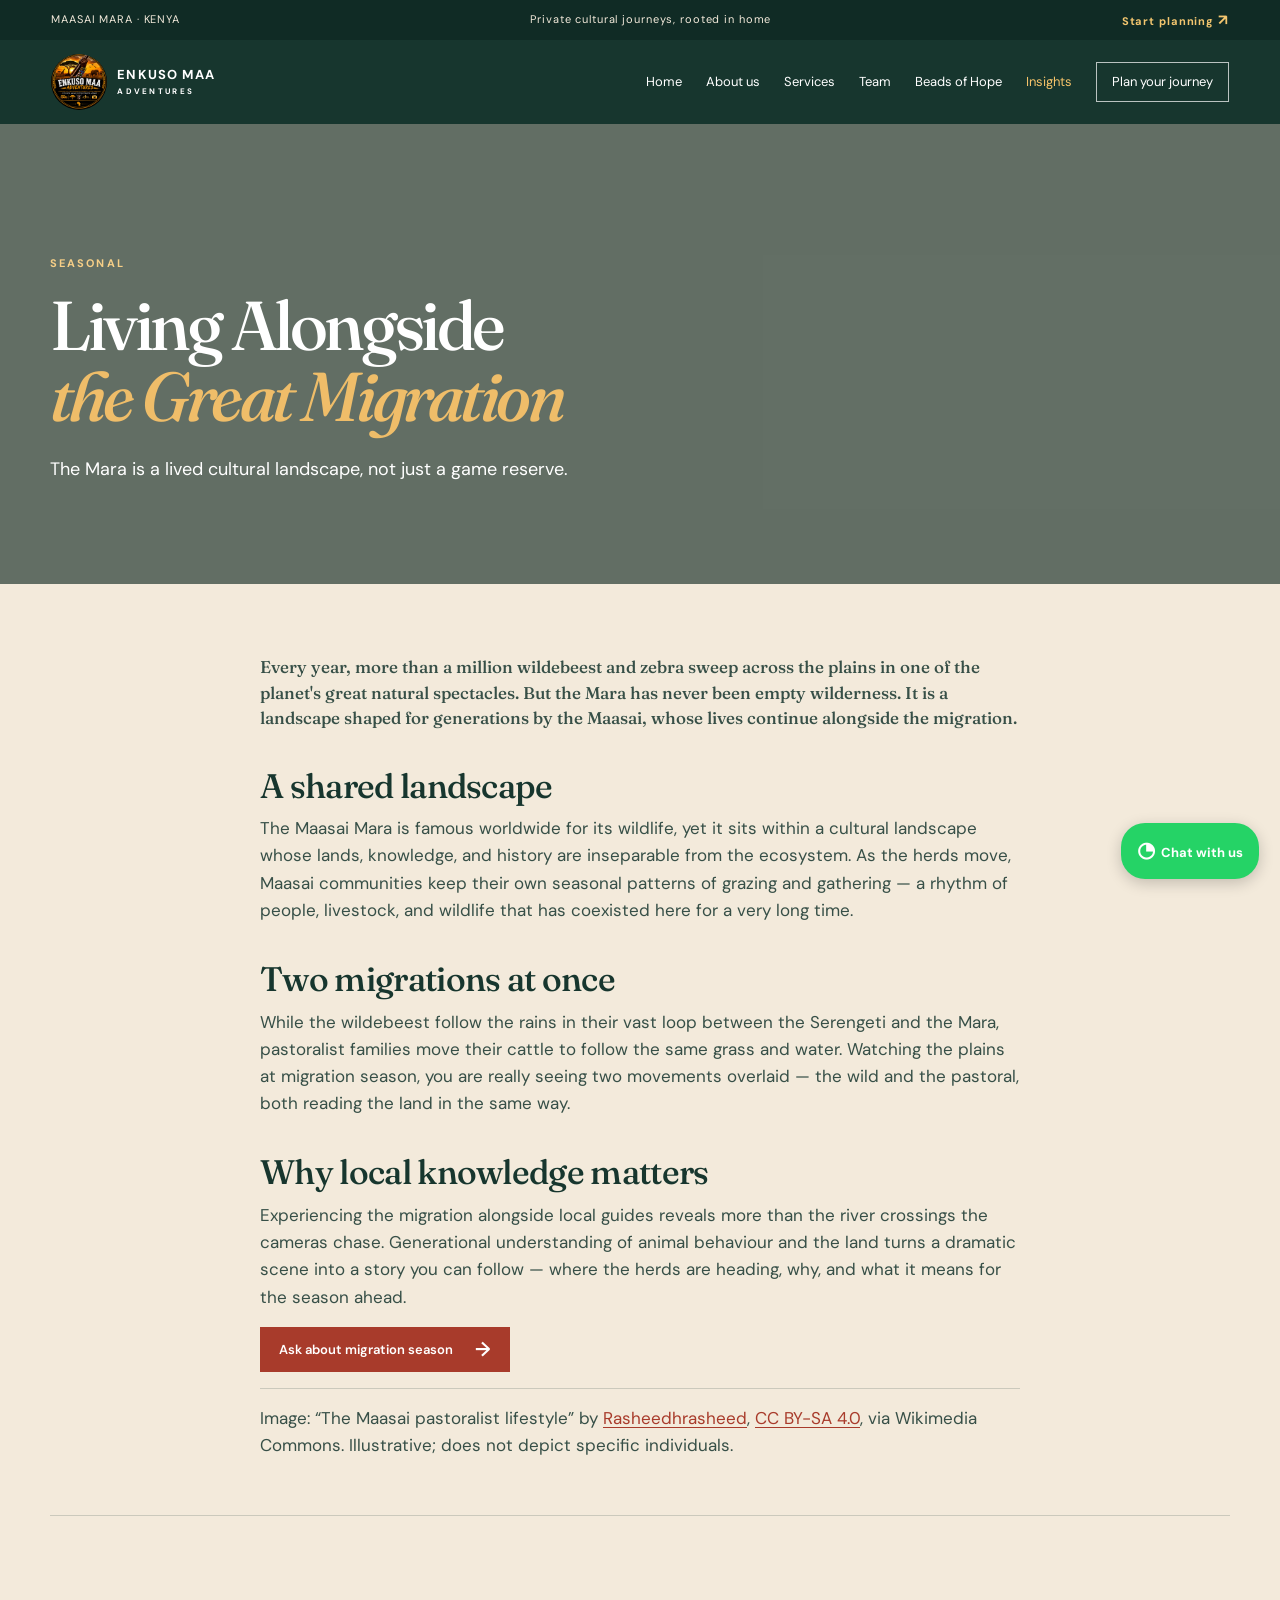
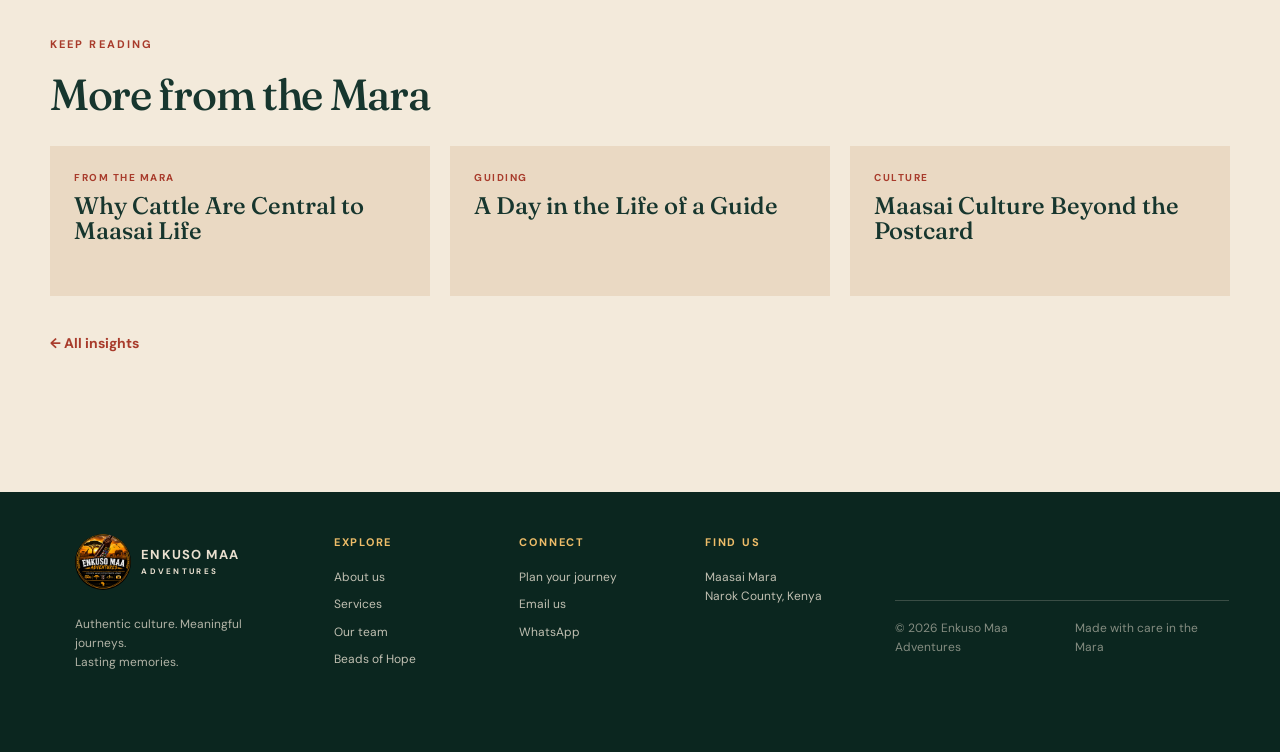
<file: article-migration.html>
<!doctype html>
<html lang="en"><head><meta charset="UTF-8"><meta name="viewport" content="width=device-width, initial-scale=1.0"><meta name="description" content="Living alongside the Great Migration — how Maasai communities share the Mara ecosystem with the wildebeest and the wildlife."><title>Living Alongside the Great Migration | Enkuso Maa Adventures</title><link rel="preconnect" href="https://fonts.googleapis.com"><link rel="preconnect" href="https://fonts.gstatic.com" crossorigin><link href="https://fonts.googleapis.com/css2?family=DM+Sans:wght@400;500;600;700&family=Fraunces:opsz,wght@9..144,500;9..144,600;9..144,700&display=swap" rel="stylesheet"><link rel="stylesheet" href="style.css"></head>
<body><a class="skip" href="#main">Skip to content</a><div class="top-bar"><div class="top-bar-inner"><span>MAASAI MARA · KENYA</span><span>Private cultural journeys, rooted in home</span><a href="contact.html">Start planning <span>↗</span></a></div></div><header class="site-header solid-header"><a class="brand" href="index.html"><img class="brand-mark" src="assets/img/enkuso.jpeg" alt="Enkuso Maa Adventures logo" /><span>ENKUSO MAA<small>ADVENTURES</small></span></a><button class="menu-toggle" aria-label="Open navigation" aria-expanded="false"><span></span><span></span></button><nav aria-label="Main navigation"><a href="index.html">Home</a><a href="about.html">About us</a><a href="services.html">Services</a><a href="team.html">Team</a><a href="beads.html">Beads of Hope</a><a class="active" href="insights.html">Insights</a><a class="nav-cta" href="contact.html">Plan your journey</a></nav></header>
<main id="main">
  <article>
    <section class="page-hero article-hero article-hero-migration">
      <div class="container"><p class="eyebrow light">SEASONAL</p><h1>Living Alongside<br><em>the Great Migration</em></h1><p>The Mara is a lived cultural landscape, not just a game reserve.</p></div>
    </section>
    <div class="article-body container">
      <p class="article-lede">Every year, more than a million wildebeest and zebra sweep across the plains in one of the planet's great natural spectacles. But the Mara has never been empty wilderness. It is a landscape shaped for generations by the Maasai, whose lives continue alongside the migration.</p>

      <h2>A shared landscape</h2>
      <p>The Maasai Mara is famous worldwide for its wildlife, yet it sits within a cultural landscape whose lands, knowledge, and history are inseparable from the ecosystem. As the herds move, Maasai communities keep their own seasonal patterns of grazing and gathering — a rhythm of people, livestock, and wildlife that has coexisted here for a very long time.</p>

      <h2>Two migrations at once</h2>
      <p>While the wildebeest follow the rains in their vast loop between the Serengeti and the Mara, pastoralist families move their cattle to follow the same grass and water. Watching the plains at migration season, you are really seeing two movements overlaid — the wild and the pastoral, both reading the land in the same way.</p>

      <h2>Why local knowledge matters</h2>
      <p>Experiencing the migration alongside local guides reveals more than the river crossings the cameras chase. Generational understanding of animal behaviour and the land turns a dramatic scene into a story you can follow — where the herds are heading, why, and what it means for the season ahead.</p>

      <p class="article-cta-line"><a class="button button-red" href="contact.html">Ask about migration season <span>→</span></a></p>

      <p class="article-credit">Image: “The Maasai pastoralist lifestyle” by <a href="https://commons.wikimedia.org/wiki/File:The_Maasai_pastoralist_lifestyle.jpg" target="_blank" rel="noopener">Rasheedhrasheed</a>, <a href="https://creativecommons.org/licenses/by-sa/4.0" target="_blank" rel="noopener">CC BY-SA 4.0</a>, via Wikimedia Commons. Illustrative; does not depict specific individuals.</p>
    </div>
  </article>

  <section class="related section container">
    <p class="eyebrow">KEEP READING</p>
    <h2>More from the Mara</h2>
    <div class="related-grid">
      <a class="related-card" href="article-cattle.html"><span class="story-cat">FROM THE MARA</span><h3>Why Cattle Are Central to Maasai Life</h3></a>
      <a class="related-card" href="article-guide-day.html"><span class="story-cat">GUIDING</span><h3>A Day in the Life of a Guide</h3></a>
      <a class="related-card" href="article-culture.html"><span class="story-cat">CULTURE</span><h3>Maasai Culture Beyond the Postcard</h3></a>
    </div>
    <p class="back-link"><a href="insights.html">← All insights</a></p>
  </section>
</main>
<a class="whatsapp" href="https://wa.me/254792629837" target="_blank" rel="noopener" aria-label="Chat on WhatsApp">◔<span>Chat with us</span></a>
<footer><div class="footer-main"><div><a class="brand" href="index.html"><img class="brand-mark" src="assets/img/enkuso.jpeg" alt="Enkuso Maa Adventures logo" /><span>ENKUSO MAA<small>ADVENTURES</small></span></a><p class="footer-tagline">Authentic culture. Meaningful journeys.<br />Lasting memories.</p></div><div class="footer-column"><p class="footer-label">Explore</p><a href="about.html">About us</a><a href="services.html">Services</a><a href="team.html">Our team</a><a href="beads.html">Beads of Hope</a></div><div class="footer-column"><p class="footer-label">Connect</p><a href="contact.html">Plan your journey</a><a href="mailto:Enkusomaaadventures@gmail.com">Email us</a><a href="https://wa.me/254792629837" target="_blank" rel="noopener">WhatsApp</a></div><div class="footer-column"><p class="footer-label">Find us</p><p>Maasai Mara<br />Narok County, Kenya</p></div></div><div class="footer-bottom"><span>© 2026 Enkuso Maa Adventures</span><span>Made with care in the Mara</span></div></footer>
<script src="script.js"></script></body></html>
</file>
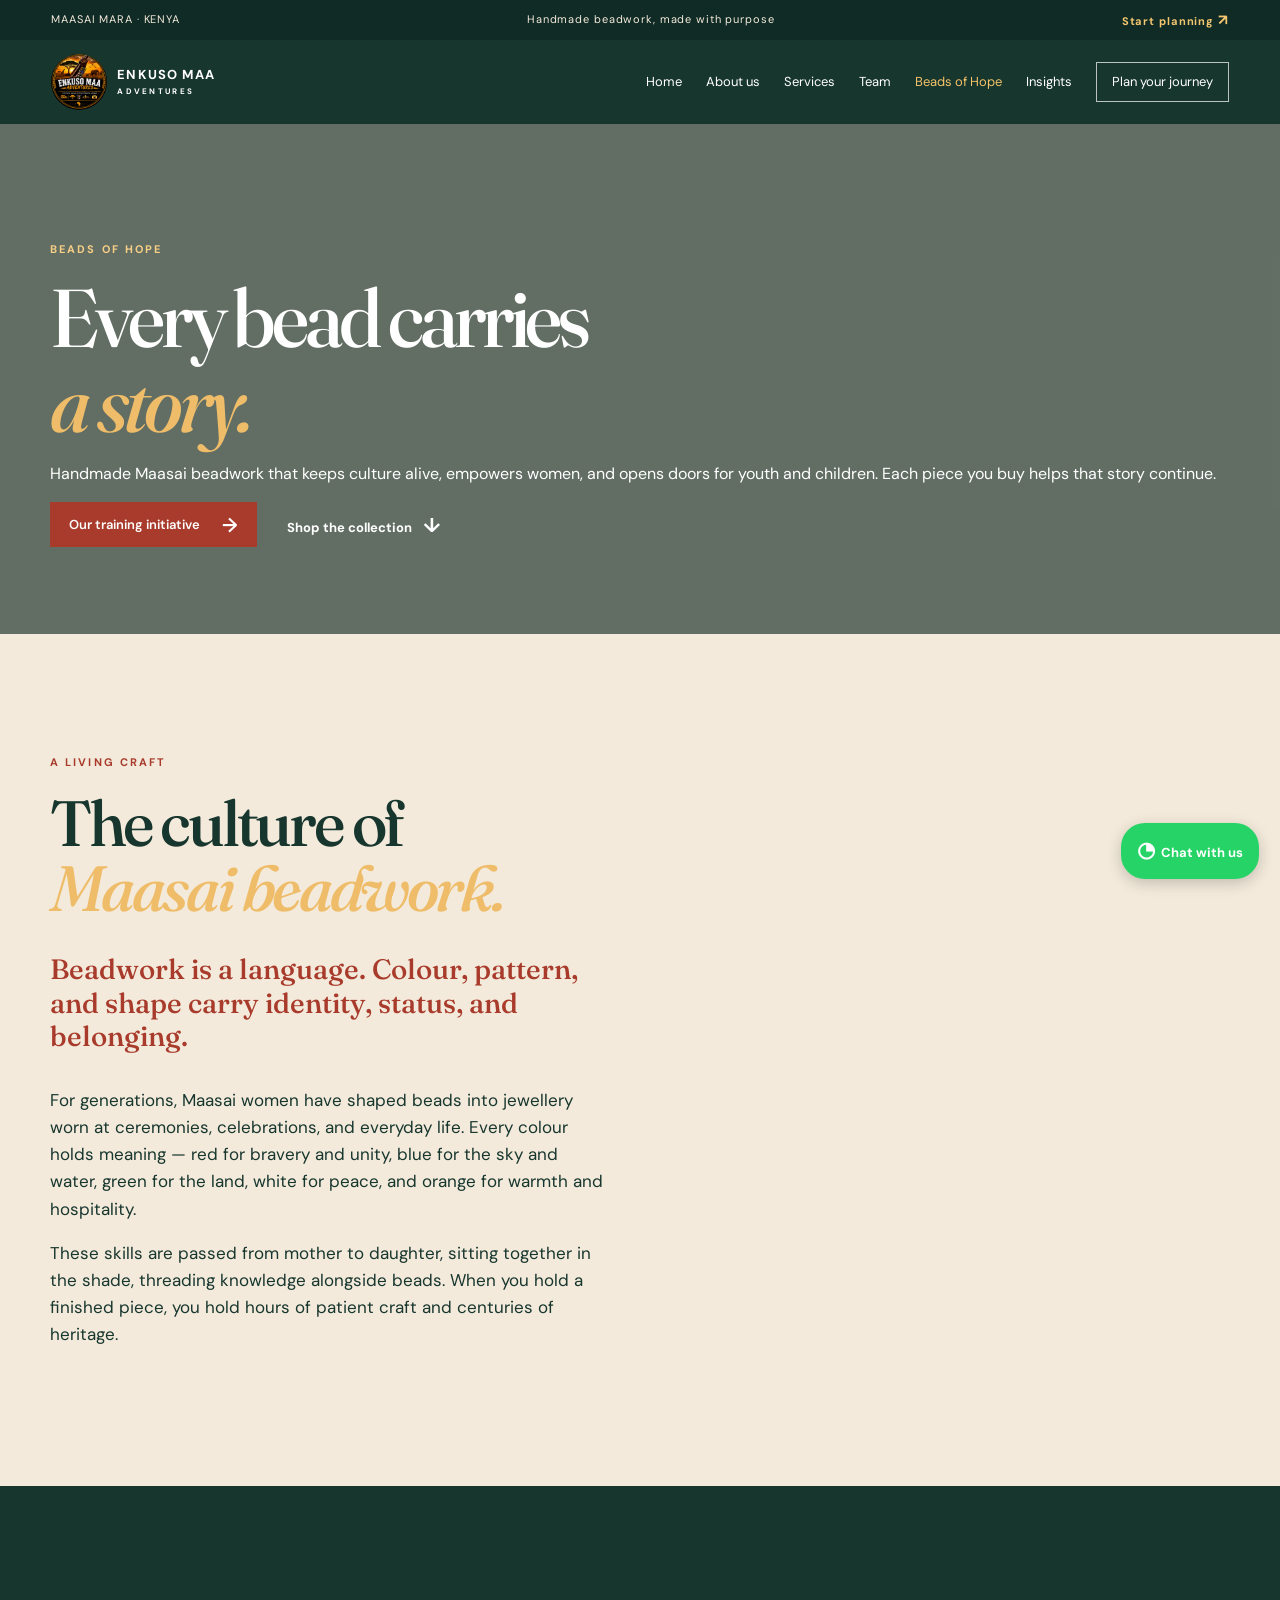
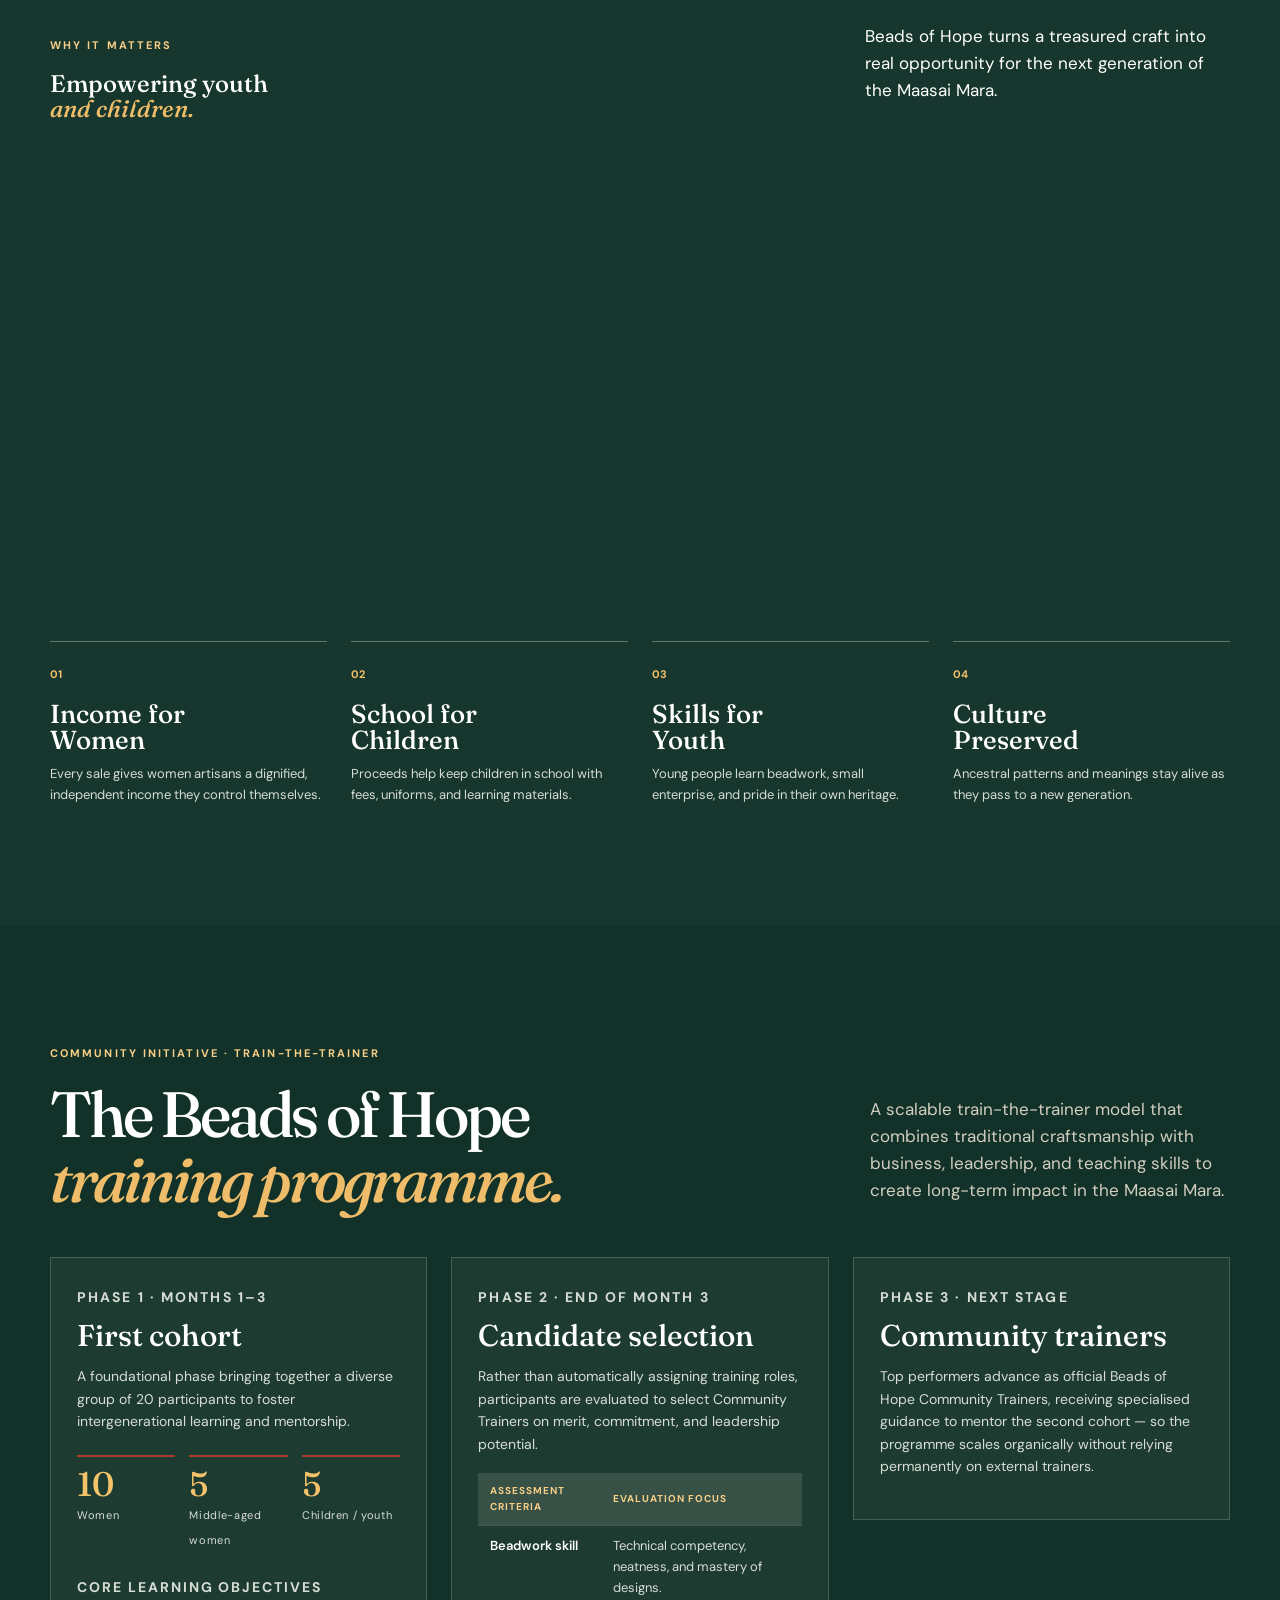
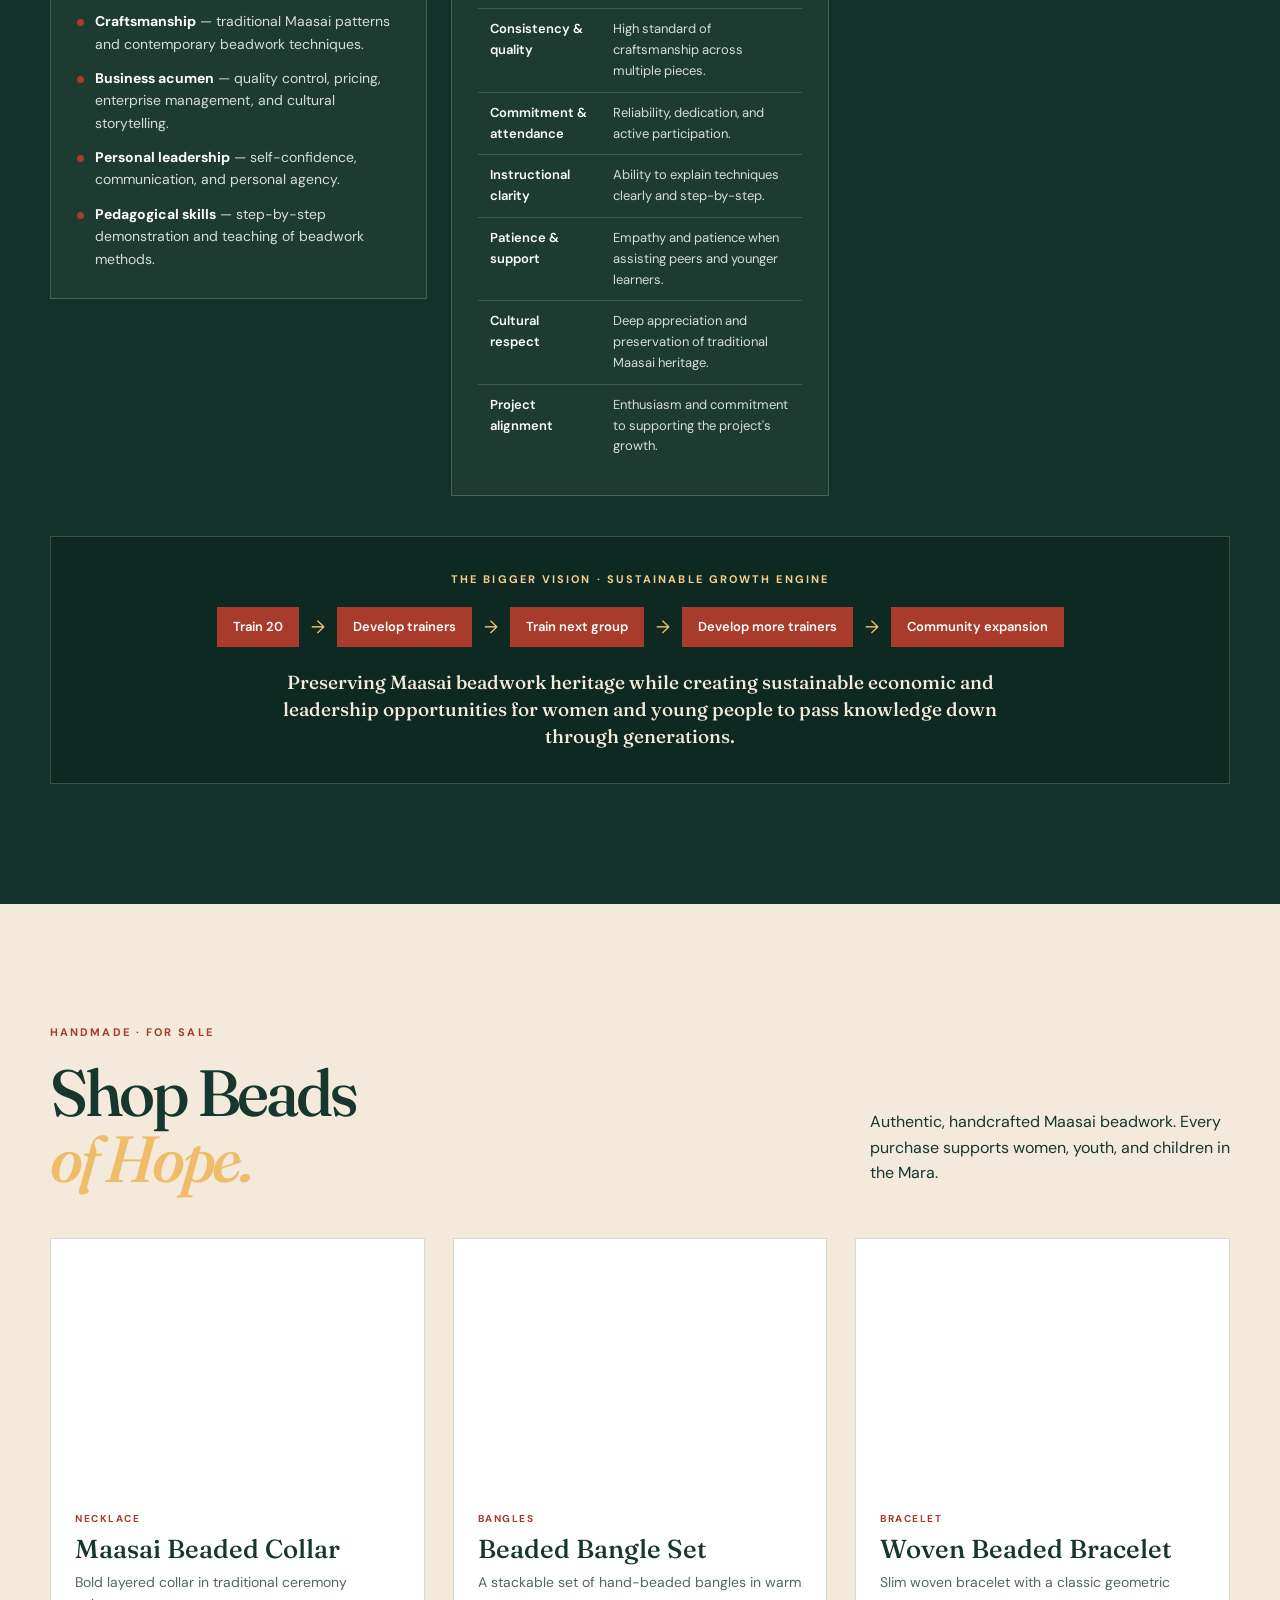
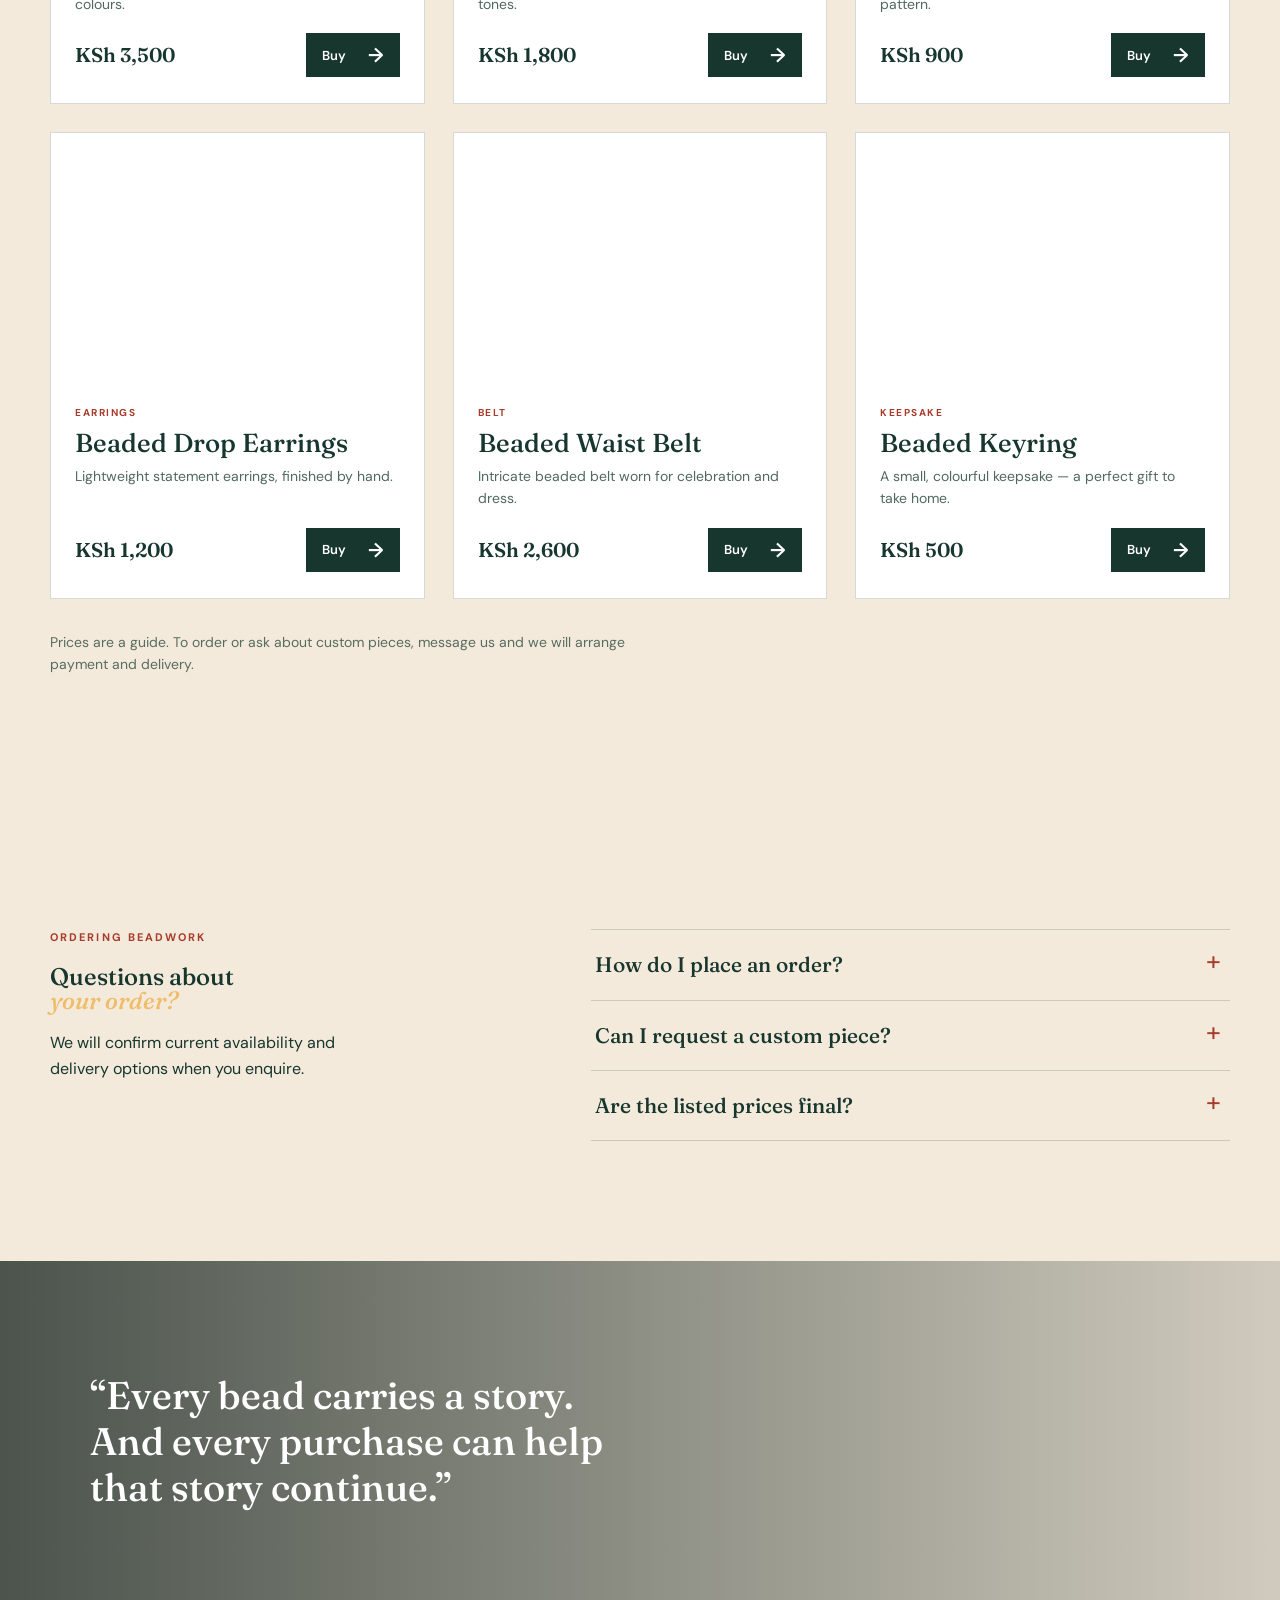
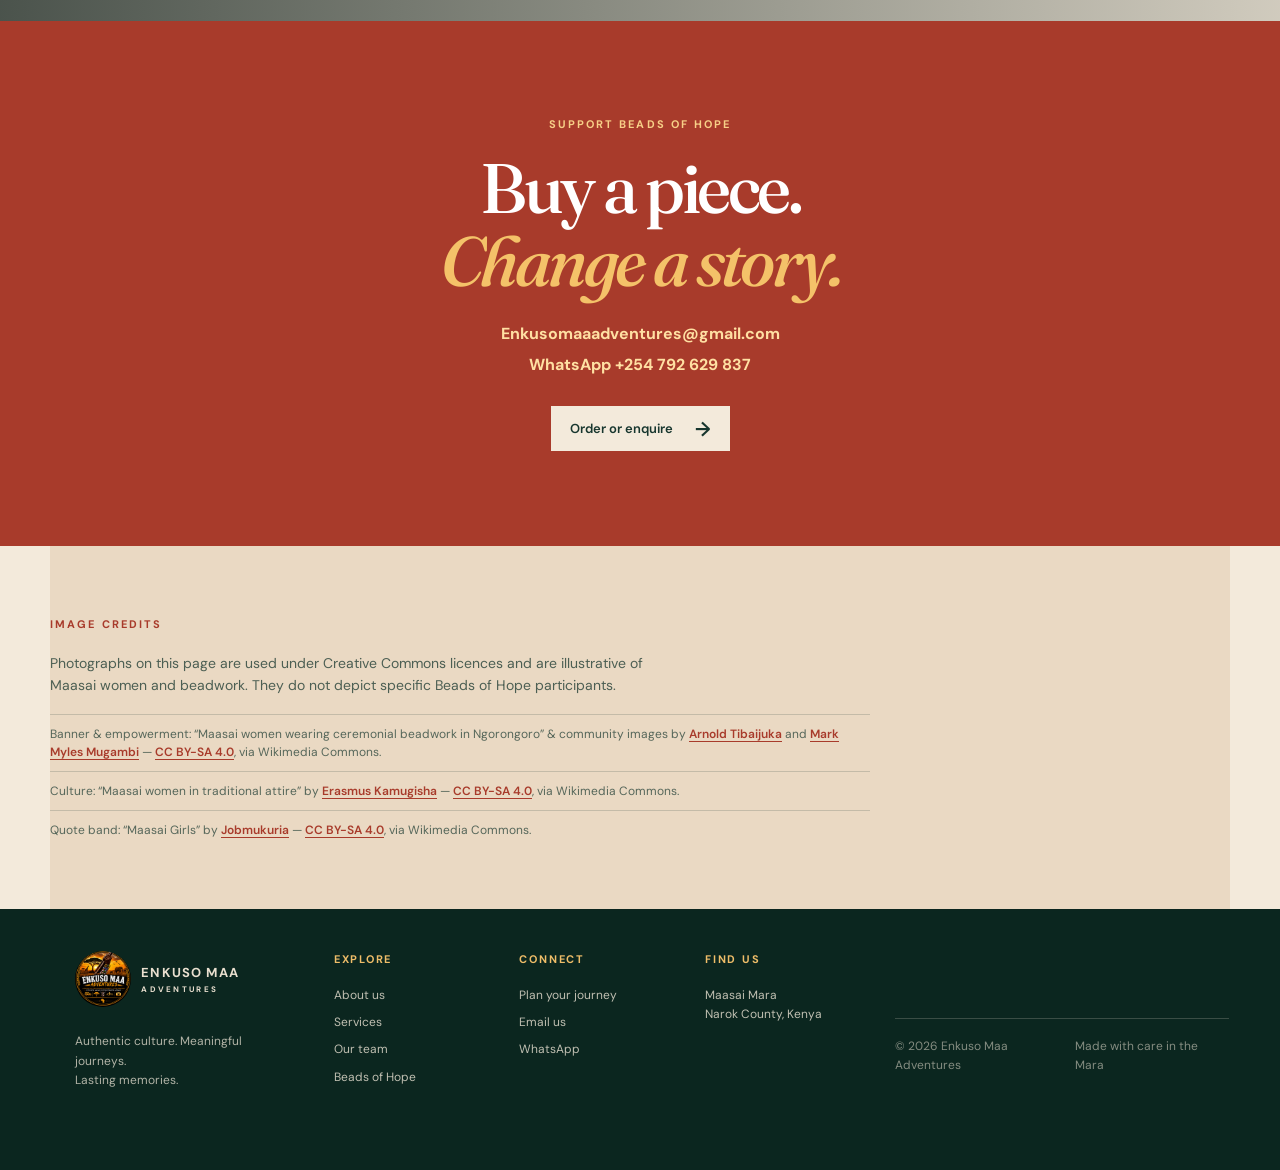
<file: beads.html>
<!doctype html>
<html lang="en">
<head>
  <meta charset="UTF-8" />
  <meta name="viewport" content="width=device-width, initial-scale=1.0" />
  <meta name="description" content="Beads of Hope — Maasai beadwork culture that empowers women, youth, and children. Shop handmade beaded bangles, necklaces, bracelets and more, for sale in support of the community." />
  <title>Beads of Hope | Enkuso Maa Adventures</title>
  <link rel="preconnect" href="https://fonts.googleapis.com" />
  <link rel="preconnect" href="https://fonts.gstatic.com" crossorigin />
  <link href="https://fonts.googleapis.com/css2?family=DM+Sans:wght@400;500;600;700&family=Fraunces:opsz,wght@9..144,500;9..144,600;9..144,700&display=swap" rel="stylesheet" />
  <link rel="stylesheet" href="style.css" />
  <script type="application/ld+json">
    {
      "@context": "https://schema.org",
      "@type": "FAQPage",
      "mainEntity": [
        {
          "@type": "Question",
          "name": "How do I place an order?",
          "acceptedAnswer": {
            "@type": "Answer",
            "text": "Choose an item and select Buy to start an enquiry. We will confirm availability, payment, and delivery directly with you."
          }
        },
        {
          "@type": "Question",
          "name": "Can I request a custom piece?",
          "acceptedAnswer": {
            "@type": "Answer",
            "text": "Yes. Send us a message about the design or colours you have in mind and we can discuss what may be possible."
          }
        },
        {
          "@type": "Question",
          "name": "Are the listed prices final?",
          "acceptedAnswer": {
            "@type": "Answer",
            "text": "Prices are a guide. We will confirm the current price, availability, and delivery arrangements before you place an order."
          }
        }
      ]
    }
  </script>
</head>
<body>
  <a class="skip" href="#main">Skip to content</a>
  <div class="top-bar"><div class="top-bar-inner"><span>MAASAI MARA · KENYA</span><span>Handmade beadwork, made with purpose</span><a href="contact.html">Start planning <span>↗</span></a></div></div>
  <header class="site-header solid-header">
    <a class="brand" href="index.html"><img class="brand-mark" src="assets/img/enkuso.jpeg" alt="Enkuso Maa Adventures logo" /><span>ENKUSO MAA<small>ADVENTURES</small></span></a>
    <button class="menu-toggle" aria-label="Open navigation" aria-expanded="false"><span></span><span></span></button>
    <nav aria-label="Main navigation"><a href="index.html">Home</a><a href="about.html">About us</a><a href="services.html">Services</a><a href="team.html">Team</a><a class="active" href="beads.html">Beads of Hope</a><a href="insights.html">Insights</a><a class="nav-cta" href="contact.html">Plan your journey</a></nav>
  </header>

  <main id="main">
    <section class="page-hero beads-page-hero">
      <div class="container">
        <p class="eyebrow light">BEADS OF HOPE</p>
        <h1>Every bead carries<br /><em>a story.</em></h1>
        <p>Handmade Maasai beadwork that keeps culture alive, empowers women, and opens doors for youth and children. Each piece you buy helps that story continue.</p>
        <div class="actions"><a class="button button-red" href="#training">Our training initiative <span>→</span></a><a class="text-link light" href="#shop">Shop the collection <span>↓</span></a></div>
      </div>
    </section>

    <section class="beads-culture section container">
      <div class="beads-culture-copy">
        <p class="eyebrow">A LIVING CRAFT</p>
        <h2>The culture of<br /><em>Maasai beadwork.</em></h2>
        <p class="statement">Beadwork is a language. Colour, pattern, and shape carry identity, status, and belonging.</p>
        <p>For generations, Maasai women have shaped beads into jewellery worn at ceremonies, celebrations, and everyday life. Every colour holds meaning — red for bravery and unity, blue for the sky and water, green for the land, white for peace, and orange for warmth and hospitality.</p>
        <p>These skills are passed from mother to daughter, sitting together in the shade, threading knowledge alongside beads. When you hold a finished piece, you hold hours of patient craft and centuries of heritage.</p>
      </div>
      <div class="beads-culture-photo"></div>
    </section>

    <section class="beads-empower section">
      <div class="container beads-top"><div><p class="eyebrow light">WHY IT MATTERS</p><h2>Empowering youth<br /><em>and children.</em></h2></div><p>Beads of Hope turns a treasured craft into real opportunity for the next generation of the Maasai Mara.</p></div>
      <div class="container empower-photo" role="img" aria-label="Maasai women walking together in traditional attire and beadwork during a community gathering"></div>
      <div class="container empower-grid">
        <article><b>01</b><h3>Income for<br />Women</h3><p>Every sale gives women artisans a dignified, independent income they control themselves.</p></article>
        <article><b>02</b><h3>School for<br />Children</h3><p>Proceeds help keep children in school with fees, uniforms, and learning materials.</p></article>
        <article><b>03</b><h3>Skills for<br />Youth</h3><p>Young people learn beadwork, small enterprise, and pride in their own heritage.</p></article>
        <article><b>04</b><h3>Culture<br />Preserved</h3><p>Ancestral patterns and meanings stay alive as they pass to a new generation.</p></article>
      </div>
    </section>

    <section class="training section" id="training">
      <div class="container">
        <div class="section-heading"><div><p class="eyebrow light">COMMUNITY INITIATIVE · TRAIN-THE-TRAINER</p><h2>The Beads of Hope<br /><em>training programme.</em></h2></div><p>A scalable train-the-trainer model that combines traditional craftsmanship with business, leadership, and teaching skills to create long-term impact in the Maasai Mara.</p></div>

        <div class="training-phases">
          <article class="phase-card">
            <p class="phase-label">PHASE 1 · MONTHS 1–3</p>
            <h3>First cohort</h3>
            <p>A foundational phase bringing together a diverse group of 20 participants to foster intergenerational learning and mentorship.</p>
            <div class="cohort-stats">
              <div><b>10</b><span>Women</span></div>
              <div><b>5</b><span>Middle-aged women</span></div>
              <div><b>5</b><span>Children / youth</span></div>
            </div>
            <p class="phase-sub">Core learning objectives</p>
            <ul class="phase-list">
              <li><b>Craftsmanship</b> — traditional Maasai patterns and contemporary beadwork techniques.</li>
              <li><b>Business acumen</b> — quality control, pricing, enterprise management, and cultural storytelling.</li>
              <li><b>Personal leadership</b> — self-confidence, communication, and personal agency.</li>
              <li><b>Pedagogical skills</b> — step-by-step demonstration and teaching of beadwork methods.</li>
            </ul>
          </article>

          <article class="phase-card">
            <p class="phase-label">PHASE 2 · END OF MONTH 3</p>
            <h3>Candidate selection</h3>
            <p>Rather than automatically assigning training roles, participants are evaluated to select Community Trainers on merit, commitment, and leadership potential.</p>
            <table class="assess-table">
              <thead><tr><th>Assessment criteria</th><th>Evaluation focus</th></tr></thead>
              <tbody>
                <tr><td>Beadwork skill</td><td>Technical competency, neatness, and mastery of designs.</td></tr>
                <tr><td>Consistency &amp; quality</td><td>High standard of craftsmanship across multiple pieces.</td></tr>
                <tr><td>Commitment &amp; attendance</td><td>Reliability, dedication, and active participation.</td></tr>
                <tr><td>Instructional clarity</td><td>Ability to explain techniques clearly and step-by-step.</td></tr>
                <tr><td>Patience &amp; support</td><td>Empathy and patience when assisting peers and younger learners.</td></tr>
                <tr><td>Cultural respect</td><td>Deep appreciation and preservation of traditional Maasai heritage.</td></tr>
                <tr><td>Project alignment</td><td>Enthusiasm and commitment to supporting the project's growth.</td></tr>
              </tbody>
            </table>
          </article>

          <article class="phase-card">
            <p class="phase-label">PHASE 3 · NEXT STAGE</p>
            <h3>Community trainers</h3>
            <p>Top performers advance as official Beads of Hope Community Trainers, receiving specialised guidance to mentor the second cohort — so the programme scales organically without relying permanently on external trainers.</p>
          </article>
        </div>

        <div class="growth-engine">
          <p class="eyebrow light">THE BIGGER VISION · SUSTAINABLE GROWTH ENGINE</p>
          <div class="engine-flow">
            <span>Train 20</span><i>→</i><span>Develop trainers</span><i>→</i><span>Train next group</span><i>→</i><span>Develop more trainers</span><i>→</i><span>Community expansion</span>
          </div>
          <p class="engine-purpose">Preserving Maasai beadwork heritage while creating sustainable economic and leadership opportunities for women and young people to pass knowledge down through generations.</p>
        </div>
      </div>
    </section>

    <section class="shop section container" id="shop">
      <div class="section-heading"><div><p class="eyebrow">HANDMADE · FOR SALE</p><h2>Shop Beads<br /><em>of Hope.</em></h2></div><p>Authentic, handcrafted Maasai beadwork. Every purchase supports women, youth, and children in the Mara.</p></div>
      <div class="shop-grid">
        <article class="shop-card">
          <div class="shop-photo shop-necklace"></div>
          <div class="shop-info"><p class="shop-tag">NECKLACE</p><h3>Maasai Beaded Collar</h3><p class="shop-desc">Bold layered collar in traditional ceremony colours.</p><div class="shop-buy"><span class="price">KSh 3,500</span><a class="button button-dark" href="contact.html?item=beaded-collar" aria-label="Ask about the Maasai Beaded Collar">Buy <span>→</span></a></div></div>
        </article>
        <article class="shop-card">
          <div class="shop-photo shop-bangle"></div>
          <div class="shop-info"><p class="shop-tag">BANGLES</p><h3>Beaded Bangle Set</h3><p class="shop-desc">A stackable set of hand-beaded bangles in warm tones.</p><div class="shop-buy"><span class="price">KSh 1,800</span><a class="button button-dark" href="contact.html?item=bangle-set" aria-label="Ask about the Beaded Bangle Set">Buy <span>→</span></a></div></div>
        </article>
        <article class="shop-card">
          <div class="shop-photo shop-bracelet"></div>
          <div class="shop-info"><p class="shop-tag">BRACELET</p><h3>Woven Beaded Bracelet</h3><p class="shop-desc">Slim woven bracelet with a classic geometric pattern.</p><div class="shop-buy"><span class="price">KSh 900</span><a class="button button-dark" href="contact.html?item=beaded-bracelet" aria-label="Ask about the Woven Beaded Bracelet">Buy <span>→</span></a></div></div>
        </article>
        <article class="shop-card">
          <div class="shop-photo shop-earrings"></div>
          <div class="shop-info"><p class="shop-tag">EARRINGS</p><h3>Beaded Drop Earrings</h3><p class="shop-desc">Lightweight statement earrings, finished by hand.</p><div class="shop-buy"><span class="price">KSh 1,200</span><a class="button button-dark" href="contact.html?item=drop-earrings" aria-label="Ask about the Beaded Drop Earrings">Buy <span>→</span></a></div></div>
        </article>
        <article class="shop-card">
          <div class="shop-photo shop-belt"></div>
          <div class="shop-info"><p class="shop-tag">BELT</p><h3>Beaded Waist Belt</h3><p class="shop-desc">Intricate beaded belt worn for celebration and dress.</p><div class="shop-buy"><span class="price">KSh 2,600</span><a class="button button-dark" href="contact.html?item=beaded-belt" aria-label="Ask about the Beaded Waist Belt">Buy <span>→</span></a></div></div>
        </article>
        <article class="shop-card">
          <div class="shop-photo shop-keyring"></div>
          <div class="shop-info"><p class="shop-tag">KEEPSAKE</p><h3>Beaded Keyring</h3><p class="shop-desc">A small, colourful keepsake — a perfect gift to take home.</p><div class="shop-buy"><span class="price">KSh 500</span><a class="button button-dark" href="contact.html?item=beaded-keyring" aria-label="Ask about the Beaded Keyring">Buy <span>→</span></a></div></div>
        </article>
      </div>
      <p class="shop-note">Prices are a guide. To order or ask about custom pieces, message us and we will arrange payment and delivery.</p>
    </section>

    <section class="shop-faq section">
      <div class="container faq-layout">
        <div><p class="eyebrow">ORDERING BEADWORK</p><h2>Questions about<br /><em>your order?</em></h2><p>We will confirm current availability and delivery options when you enquire.</p></div>
        <div class="faq-list">
          <details><summary>How do I place an order?</summary><p>Choose an item and select Buy to start an enquiry. We will confirm availability, payment, and delivery directly with you.</p></details>
          <details><summary>Can I request a custom piece?</summary><p>Yes. Send us a message about the design or colours you have in mind and we can discuss what may be possible.</p></details>
          <details><summary>Are the listed prices final?</summary><p>Prices are a guide. We will confirm the current price, availability, and delivery arrangements before you place an order.</p></details>
        </div>
      </div>
    </section>

    <section class="beads-image-band">
      <div class="beads-quote">“Every bead carries a story.<br />And every purchase can help<br />that story continue.”</div>
    </section>

    <section class="beads-cta">
      <div class="container">
        <p class="eyebrow light">SUPPORT BEADS OF HOPE</p>
        <h2>Buy a piece.<br /><em>Change a story.</em></h2>
        <p class="beads-cta-links"><a href="mailto:Enkusomaaadventures@gmail.com">Enkusomaaadventures@gmail.com</a><a href="https://wa.me/254792629837" target="_blank" rel="noopener">WhatsApp +254 792 629 837</a></p>
        <a class="button button-cream" href="contact.html">Order or enquire <span>→</span></a>
      </div>
    </section>

    <section class="credits section container">
      <p class="eyebrow">IMAGE CREDITS</p>
      <p class="credits-intro">Photographs on this page are used under Creative Commons licences and are illustrative of Maasai women and beadwork. They do not depict specific Beads of Hope participants.</p>
      <ul class="credits-list">
        <li>Banner &amp; empowerment: “Maasai women wearing ceremonial beadwork in Ngorongoro” &amp; community images by <a href="https://commons.wikimedia.org/wiki/User:Arnold_Tibaijuka" target="_blank" rel="noopener">Arnold Tibaijuka</a> and <a href="https://commons.wikimedia.org/wiki/File:Maasai_women_walking_together_during_community_gathering_in_Kajiado_County.jpg" target="_blank" rel="noopener">Mark Myles Mugambi</a> — <a href="https://creativecommons.org/licenses/by-sa/4.0" target="_blank" rel="noopener">CC BY-SA 4.0</a>, via Wikimedia Commons.</li>
        <li>Culture: “Maasai women in traditional attire” by <a href="https://commons.wikimedia.org/wiki/User:Erasmus_Kamugisha" target="_blank" rel="noopener">Erasmus Kamugisha</a> — <a href="https://creativecommons.org/licenses/by-sa/4.0" target="_blank" rel="noopener">CC BY-SA 4.0</a>, via Wikimedia Commons.</li>
        <li>Quote band: “Maasai Girls” by <a href="https://commons.wikimedia.org/wiki/File:Maasai_Girls.jpg" target="_blank" rel="noopener">Jobmukuria</a> — <a href="https://creativecommons.org/licenses/by-sa/4.0" target="_blank" rel="noopener">CC BY-SA 4.0</a>, via Wikimedia Commons.</li>
      </ul>
    </section>
  </main>
  <a class="whatsapp" href="https://wa.me/254792629837" target="_blank" rel="noopener" aria-label="Chat on WhatsApp">◔<span>Chat with us</span></a>
  <footer><div class="footer-main"><div><a class="brand" href="index.html"><img class="brand-mark" src="assets/img/enkuso.jpeg" alt="Enkuso Maa Adventures logo" /><span>ENKUSO MAA<small>ADVENTURES</small></span></a><p class="footer-tagline">Authentic culture. Meaningful journeys.<br />Lasting memories.</p></div><div class="footer-column"><p class="footer-label">Explore</p><a href="about.html">About us</a><a href="services.html">Services</a><a href="team.html">Our team</a><a href="beads.html">Beads of Hope</a></div><div class="footer-column"><p class="footer-label">Connect</p><a href="contact.html">Plan your journey</a><a href="mailto:Enkusomaaadventures@gmail.com">Email us</a><a href="https://wa.me/254792629837" target="_blank" rel="noopener">WhatsApp</a></div><div class="footer-column"><p class="footer-label">Find us</p><p>Maasai Mara<br />Narok County, Kenya</p></div></div><div class="footer-bottom"><span>© 2026 Enkuso Maa Adventures</span><span>Made with care in the Mara</span></div></footer>
  <script src="script.js"></script>
</body>
</html>
</file>
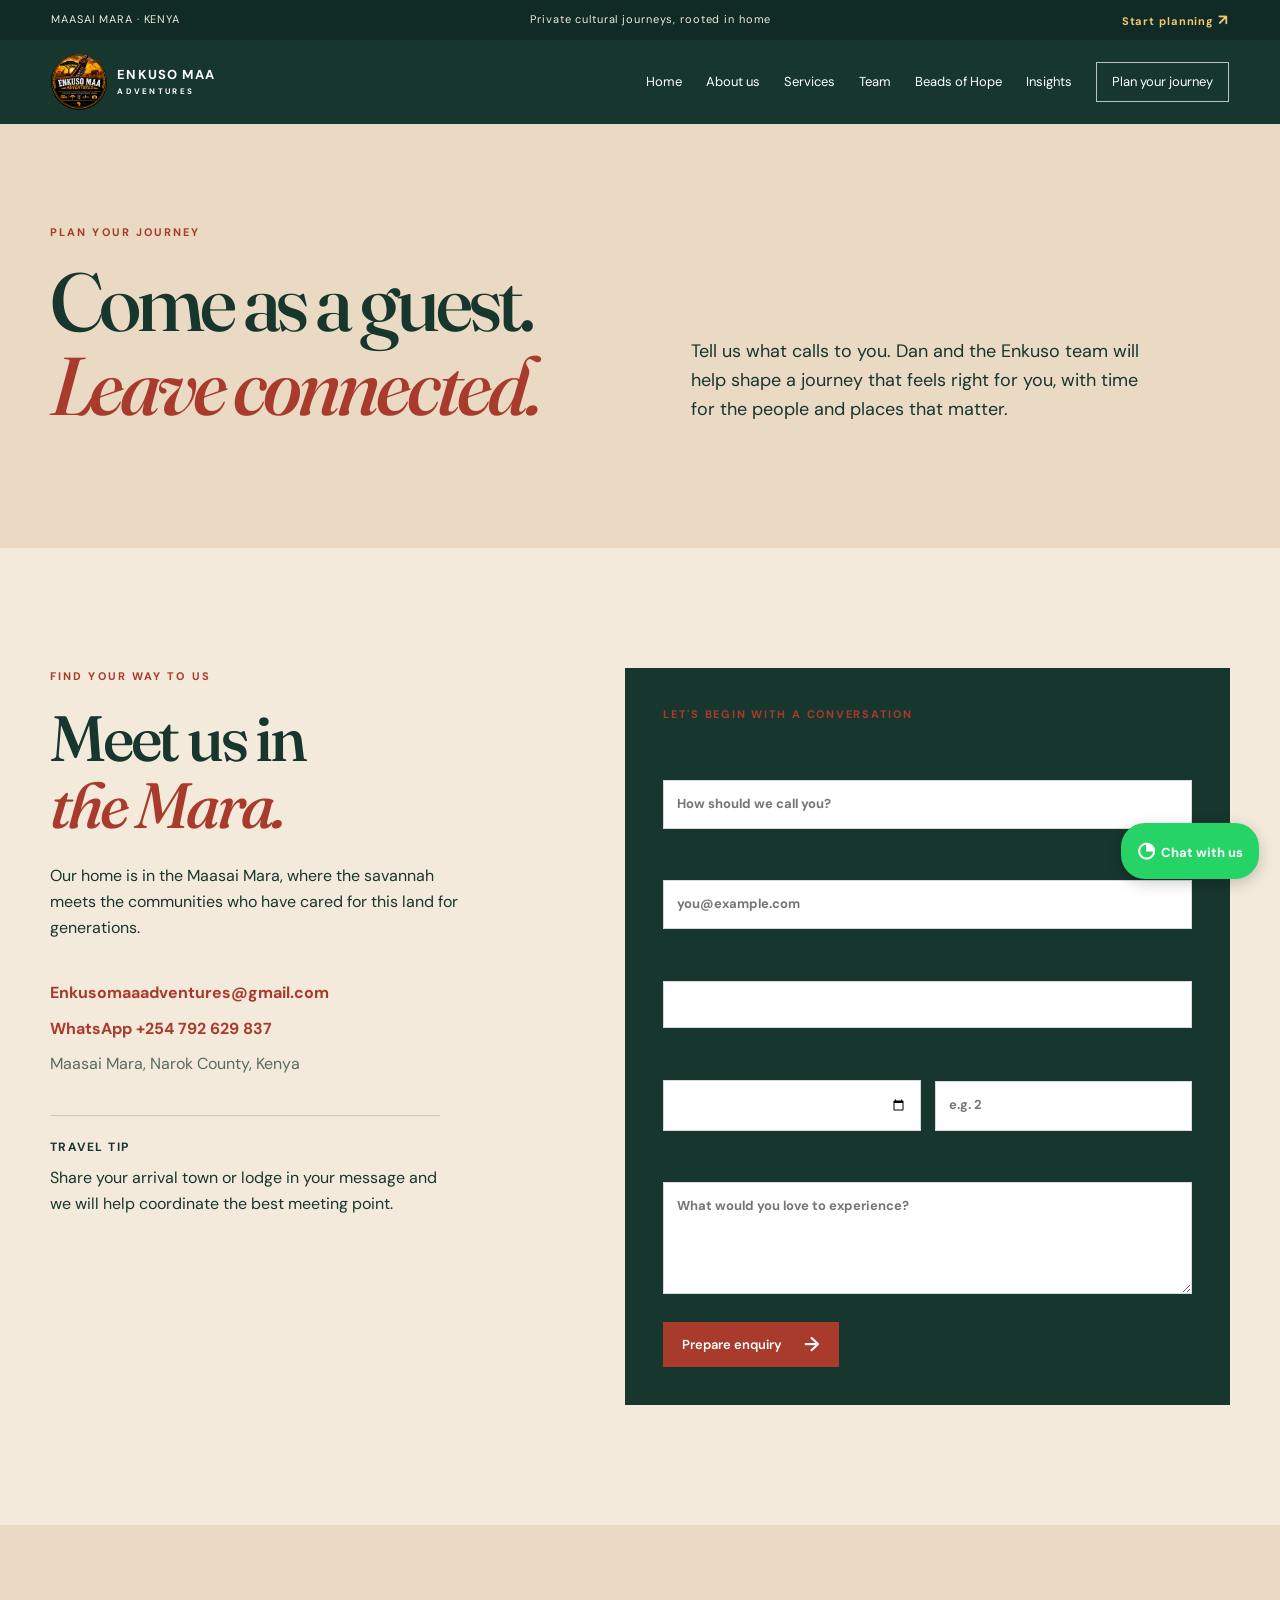
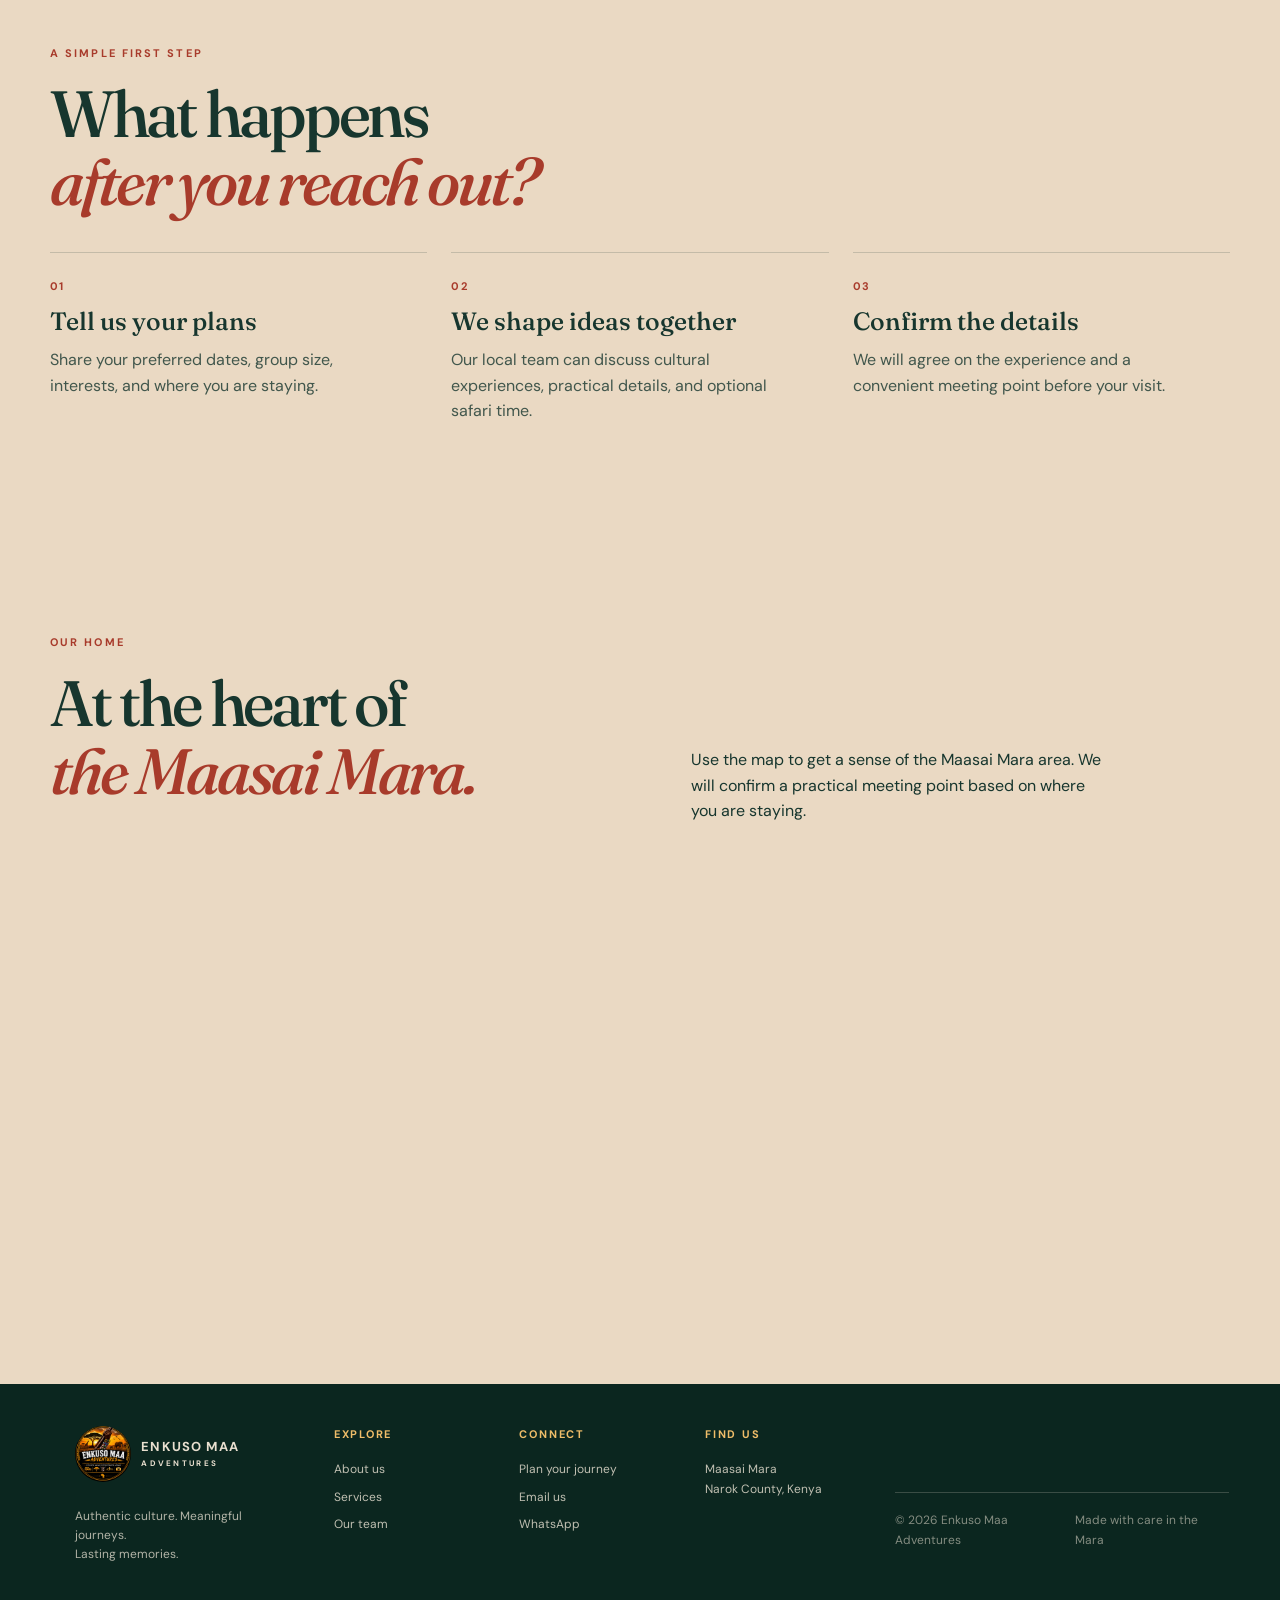
<file: contact.html>
<!doctype html>
<html lang="en">
<head>
  <meta charset="UTF-8" />
  <meta name="viewport" content="width=device-width, initial-scale=1.0" />
  <meta name="description" content="Contact Enkuso Maa Adventures to plan your cultural journey in the Maasai Mara." />
  <title>Plan your journey | Enkuso Maa Adventures</title>
  <link rel="preconnect" href="https://fonts.googleapis.com" />
  <link rel="preconnect" href="https://fonts.gstatic.com" crossorigin />
  <link href="https://fonts.googleapis.com/css2?family=DM+Sans:wght@400;500;600;700&family=Fraunces:opsz,wght@9..144,500;9..144,600;9..144,700&display=swap" rel="stylesheet" />
  <link rel="stylesheet" href="style.css" />
</head>
<body>
  <a class="skip" href="#main">Skip to content</a>
  <div class="top-bar"><div class="top-bar-inner"><span>MAASAI MARA · KENYA</span><span>Private cultural journeys, rooted in home</span><a href="contact.html">Start planning <span>↗</span></a></div></div>
  <header class="site-header solid-header">
    <a class="brand" href="index.html"><img class="brand-mark" src="assets/img/enkuso.jpeg" alt="Enkuso Maa Adventures logo" /><span>ENKUSO MAA<small>ADVENTURES</small></span></a>
    <button class="menu-toggle" aria-label="Open navigation" aria-expanded="false"><span></span><span></span></button>
    <nav aria-label="Main navigation"><a href="index.html">Home</a><a href="about.html">About us</a><a href="services.html">Services</a><a href="team.html">Team</a><a href="beads.html">Beads of Hope</a><a href="insights.html">Insights</a><a class="nav-cta active" href="contact.html">Plan your journey</a></nav>
  </header>
  <main id="main">
    <section class="contact-intro section"><div class="container contact-intro-inner"><div><p class="eyebrow">PLAN YOUR JOURNEY</p><h1>Come as a guest.<br /><em>Leave connected.</em></h1></div><p>Tell us what calls to you. Dan and the Enkuso team will help shape a journey that feels right for you, with time for the people and places that matter.</p></div></section>
    <section class="contact-section section"><div class="container contact-layout"><div class="contact-info"><p class="eyebrow">FIND YOUR WAY TO US</p><h2>Meet us in<br /><em>the Mara.</em></h2><p>Our home is in the Maasai Mara, where the savannah meets the communities who have cared for this land for generations.</p><div class="contact-details"><a href="mailto:Enkusomaaadventures@gmail.com">Enkusomaaadventures@gmail.com</a><a href="https://wa.me/254792629837" target="_blank" rel="noopener">WhatsApp +254 792 629 837</a><span>Maasai Mara, Narok County, Kenya</span></div><div class="contact-note"><b>Travel tip</b><p>Share your arrival town or lodge in your message and we will help coordinate the best meeting point.</p></div></div><form class="contact-form"><p class="form-kicker">LET'S BEGIN WITH A CONVERSATION</p><label>Your name<input required name="name" autocomplete="name" type="text" placeholder="How should we call you?" /></label><label>Email address<input required name="email" autocomplete="email" type="email" placeholder="you@example.com" /></label><label>I'm interested in<select name="interest"><option>Maasai Cultural Experience</option><option>Beads of Hope</option><option>Safari Add-On</option><option>Great Migration</option><option>Not Sure Yet</option></select></label><div class="form-pair"><label>Preferred date<input name="travel-date" type="date" /></label><label>Number of guests<input name="guests" type="number" min="1" inputmode="numeric" placeholder="e.g. 2" /></label></div><label>Tell us a little<textarea name="message" rows="4" placeholder="What would you love to experience?"></textarea></label><button class="button button-red" type="submit">Prepare enquiry <span>→</span></button></form></div></section>
    <section class="contact-steps section"><div class="container"><p class="eyebrow">A SIMPLE FIRST STEP</p><h2>What happens<br /><em>after you reach out?</em></h2><div class="contact-steps-grid"><article><b>01</b><h3>Tell us your plans</h3><p>Share your preferred dates, group size, interests, and where you are staying.</p></article><article><b>02</b><h3>We shape ideas together</h3><p>Our local team can discuss cultural experiences, practical details, and optional safari time.</p></article><article><b>03</b><h3>Confirm the details</h3><p>We will agree on the experience and a convenient meeting point before your visit.</p></article></div></div></section>
    <section class="map-section"><div class="container map-heading"><div><p class="eyebrow">OUR HOME</p><h2>At the heart of<br /><em>the Maasai Mara.</em></h2></div><p>Use the map to get a sense of the Maasai Mara area. We will confirm a practical meeting point based on where you are staying.</p></div><div class="container map-frame"><iframe title="Map of Maasai Mara, Kenya" src="https://www.google.com/maps?q=Maasai%20Mara%20National%20Reserve%2C%20Kenya&z=10&output=embed" loading="lazy" referrerpolicy="no-referrer-when-downgrade"></iframe></div></section>
  </main>
  <a class="whatsapp" href="https://wa.me/254792629837" target="_blank" rel="noopener" aria-label="Chat on WhatsApp">◔<span>Chat with us</span></a>
  <footer><div class="footer-main"><div><a class="brand" href="index.html"><img class="brand-mark" src="assets/img/enkuso.jpeg" alt="Enkuso Maa Adventures logo" /><span>ENKUSO MAA<small>ADVENTURES</small></span></a><p class="footer-tagline">Authentic culture. Meaningful journeys.<br />Lasting memories.</p></div><div class="footer-column"><p class="footer-label">Explore</p><a href="about.html">About us</a><a href="services.html">Services</a><a href="team.html">Our team</a></div><div class="footer-column"><p class="footer-label">Connect</p><a href="contact.html">Plan your journey</a><a href="mailto:Enkusomaaadventures@gmail.com">Email us</a><a href="https://wa.me/254792629837" target="_blank" rel="noopener">WhatsApp</a></div><div class="footer-column"><p class="footer-label">Find us</p><p>Maasai Mara<br />Narok County, Kenya</p></div></div><div class="footer-bottom"><span>© 2026 Enkuso Maa Adventures</span><span>Made with care in the Mara</span></div></footer>
  <script src="script.js"></script>
</body>
</html>
</file>
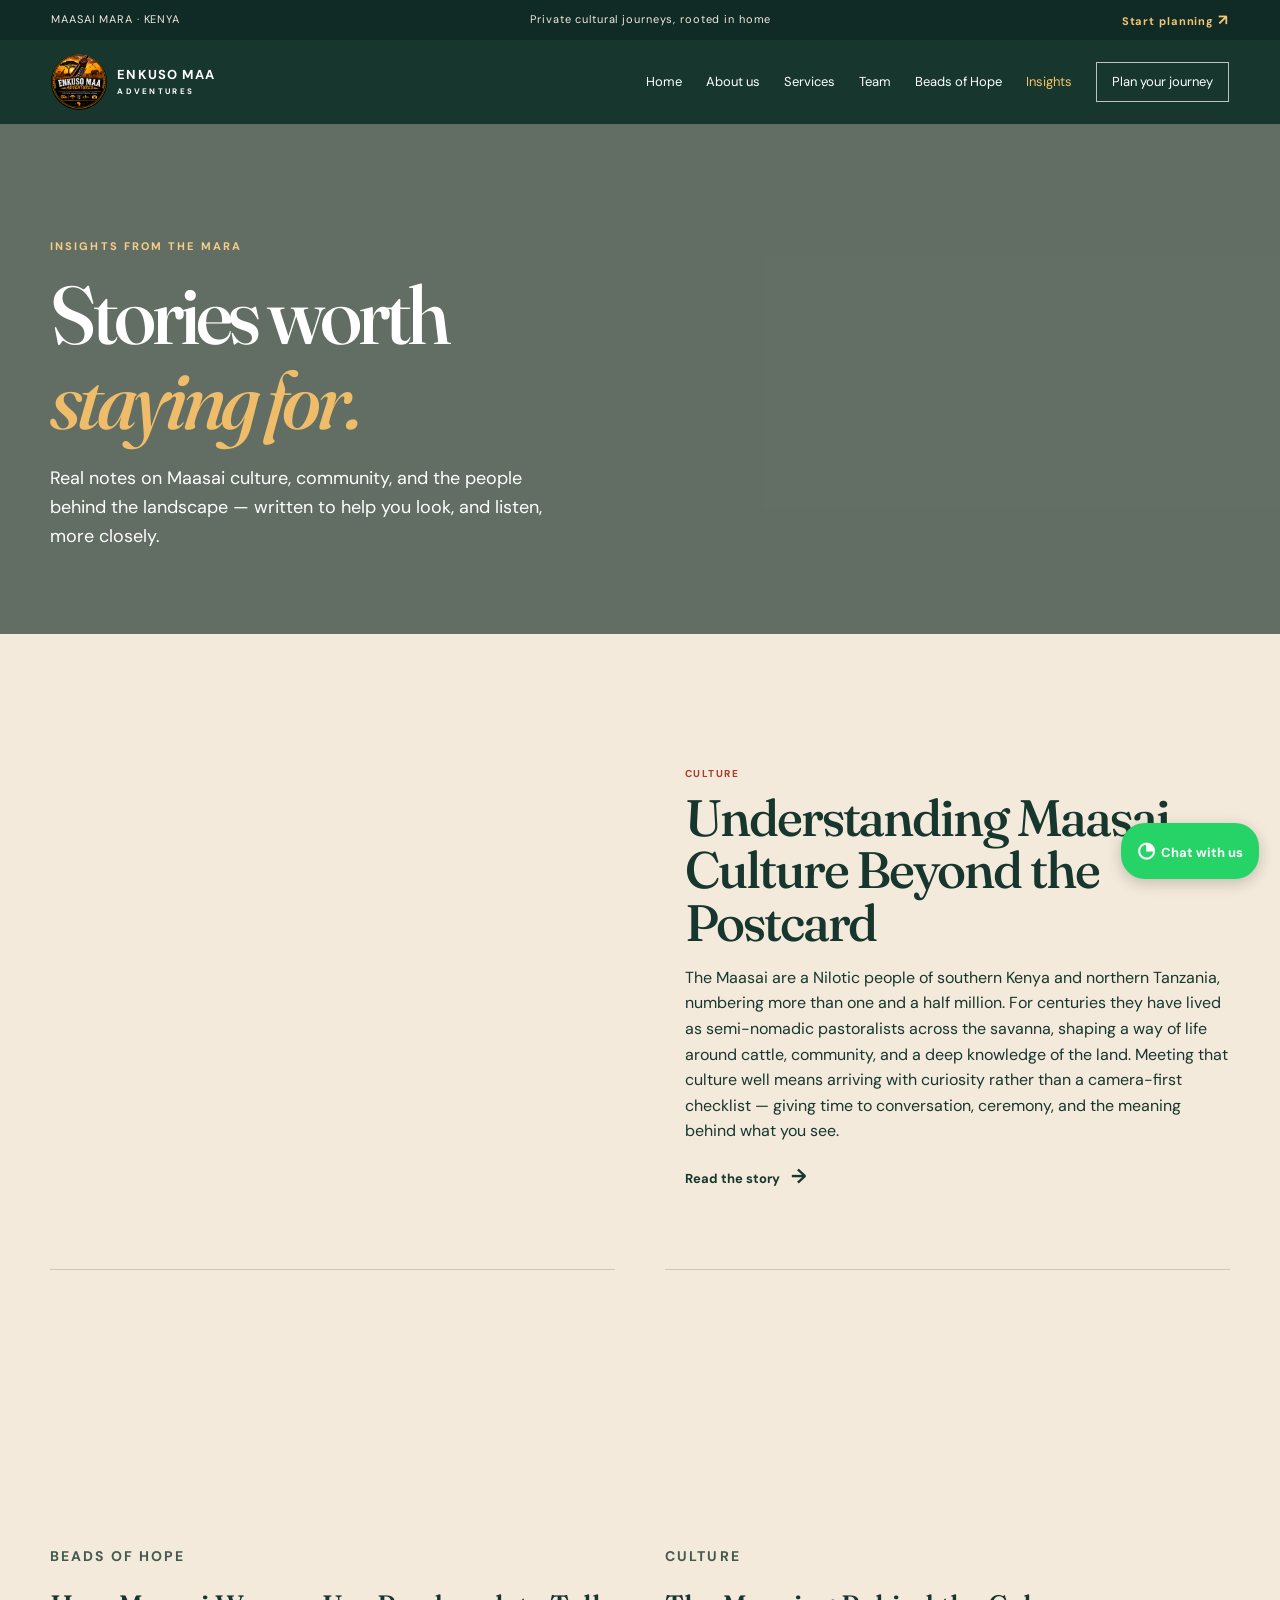
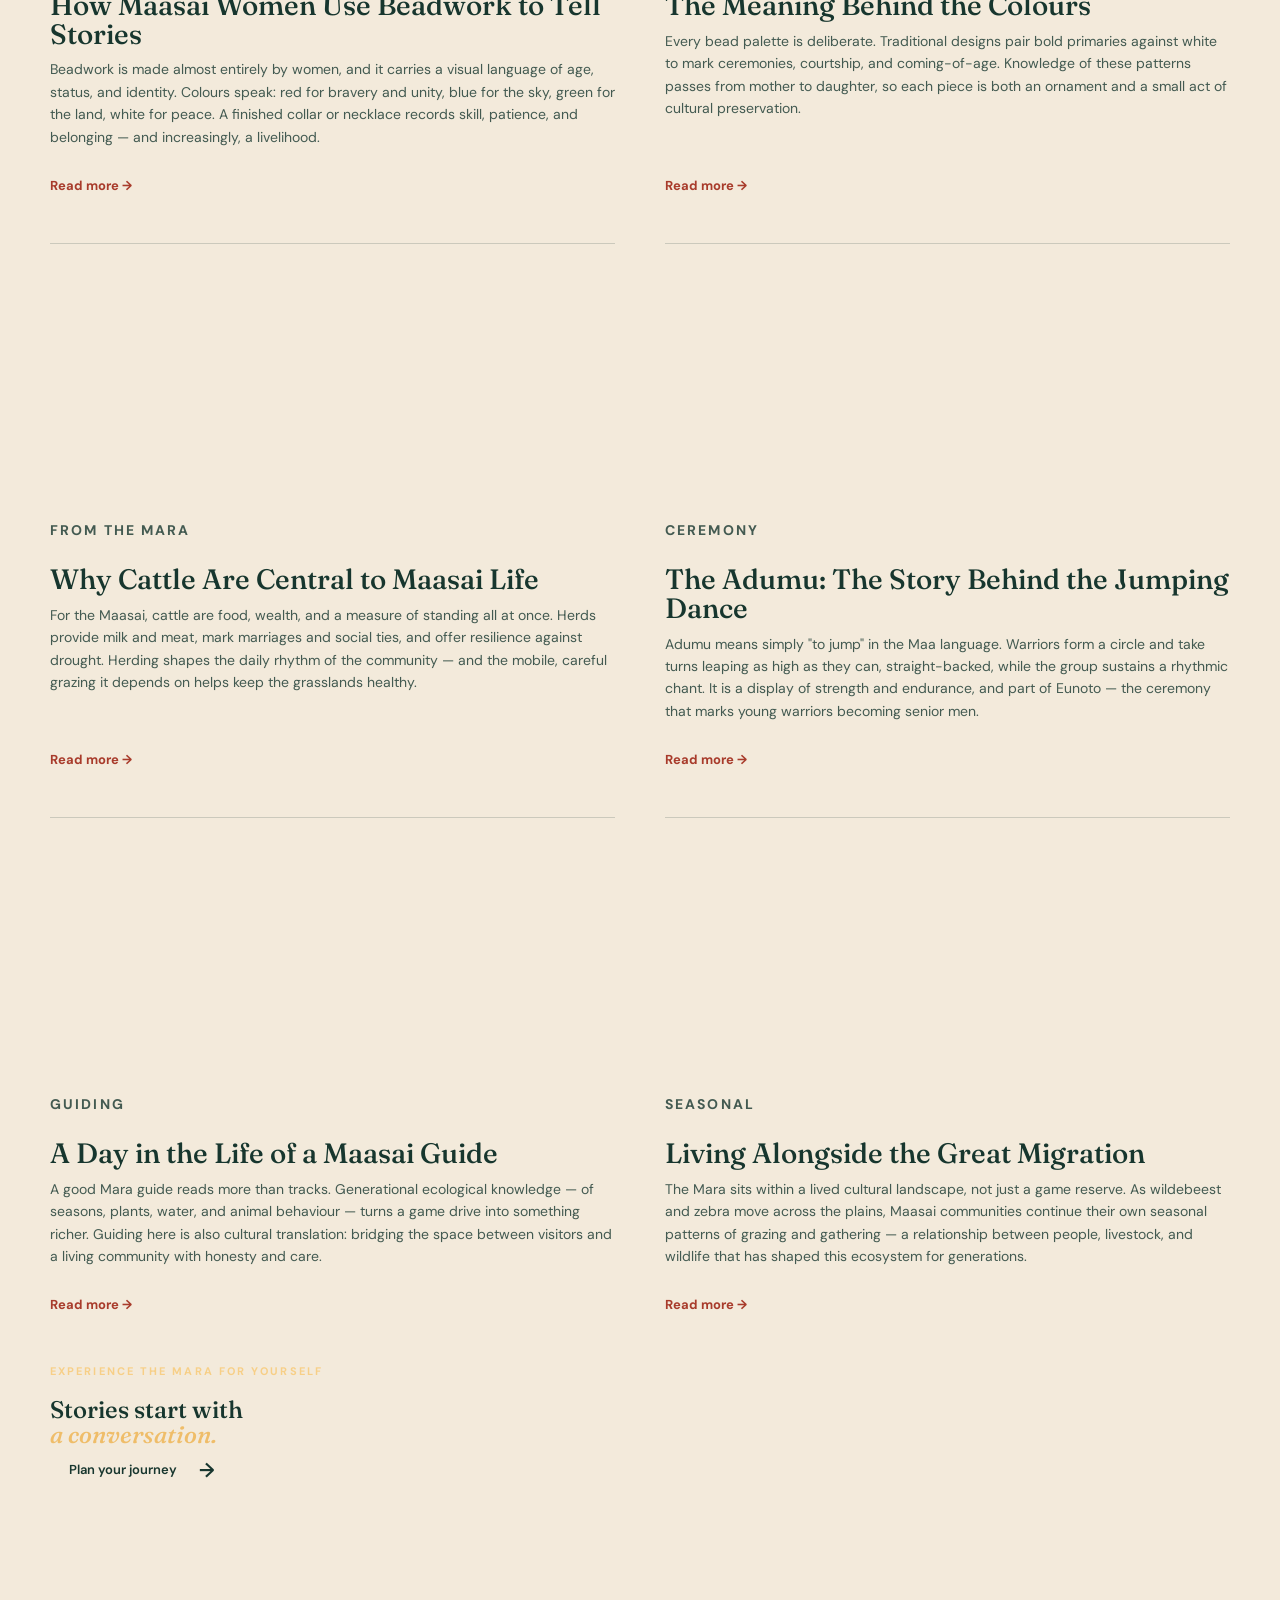
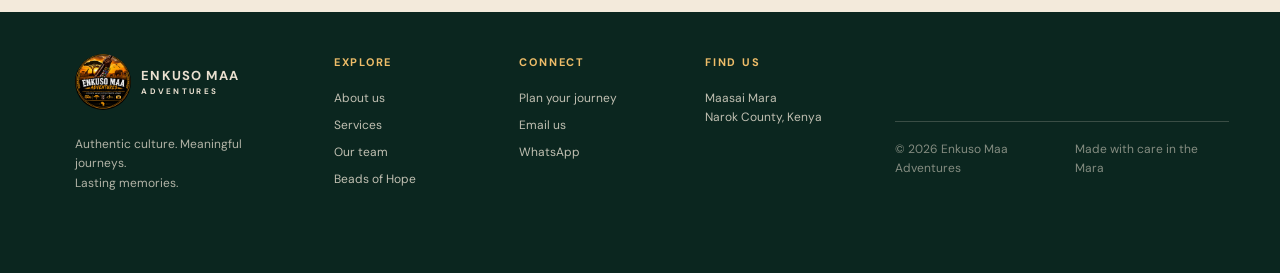
<file: insights.html>
<!doctype html>
<html lang="en"><head><meta charset="UTF-8"><meta name="viewport" content="width=device-width, initial-scale=1.0"><meta name="description" content="Real stories and cultural knowledge about the Maasai of Kenya and Tanzania — beadwork, cattle, the adumu jumping dance, ceremonies, and life in the Mara."><title>Insights | Enkuso Maa Adventures</title><link rel="preconnect" href="https://fonts.googleapis.com"><link rel="preconnect" href="https://fonts.gstatic.com" crossorigin><link href="https://fonts.googleapis.com/css2?family=DM+Sans:wght@400;500;600;700&family=Fraunces:opsz,wght@9..144,500;9..144,600;9..144,700&display=swap" rel="stylesheet"><link rel="stylesheet" href="style.css"></head>
<body><a class="skip" href="#main">Skip to content</a><div class="top-bar"><div class="top-bar-inner"><span>MAASAI MARA · KENYA</span><span>Private cultural journeys, rooted in home</span><a href="contact.html">Start planning <span>↗</span></a></div></div><header class="site-header solid-header"><a class="brand" href="index.html"><img class="brand-mark" src="assets/img/enkuso.jpeg" alt="Enkuso Maa Adventures logo" /><span>ENKUSO MAA<small>ADVENTURES</small></span></a><button class="menu-toggle" aria-label="Open navigation" aria-expanded="false"><span></span><span></span></button><nav aria-label="Main navigation"><a href="index.html">Home</a><a href="about.html">About us</a><a href="services.html">Services</a><a href="team.html">Team</a><a href="beads.html">Beads of Hope</a><a class="active" href="insights.html">Insights</a><a class="nav-cta" href="contact.html">Plan your journey</a></nav></header>
<main id="main">
  <section class="page-hero insights-page-hero"><div class="container">
    <p class="eyebrow light">INSIGHTS FROM THE MARA</p>
    <h1>Stories worth<br><em>staying for.</em>
    </h1><p>Real notes on Maasai culture, community, and the people behind the landscape — written to help you look, and listen, more closely.</p>
  </div></section>

  <section class="article-list section container">
    <article class="featured-article">
      <div class="article-image insights-featured-img" role="img" aria-label="Maasai warriors performing the adumu jumping dance"></div>
      <div>
        <p class="story-cat">CULTURE</p>
        <h2>Understanding Maasai Culture Beyond the Postcard</h2>
        <p>The Maasai are a Nilotic people of southern Kenya and northern Tanzania, numbering more than one and a half million. For centuries they have lived as semi-nomadic pastoralists across the savanna, shaping a way of life around cattle, community, and a deep knowledge of the land. Meeting that culture well means arriving with curiosity rather than a camera-first checklist — giving time to conversation, ceremony, and the meaning behind what you see.</p>
        <a class="text-link dark" href="article-culture.html">Read the story <span>→</span></a>
      </div>
    </article>

    <div class="article-grid">
      <article class="insight-card">
        <div class="insight-img insight-img-beadwork" role="img" aria-label="Maasai women in traditional attire and beadwork"></div>
        <div class="insight-body">
          <p class="story-cat">BEADS OF HOPE</p>
          <h3>How Maasai Women Use Beadwork to Tell Stories</h3>
          <p>Beadwork is made almost entirely by women, and it carries a visual language of age, status, and identity. Colours speak: red for bravery and unity, blue for the sky, green for the land, white for peace. A finished collar or necklace records skill, patience, and belonging — and increasingly, a livelihood.</p>
          <a href="article-beadwork-stories.html">Read more →</a>
        </div>
      </article>

      <article class="insight-card">
        <div class="insight-img insight-img-meaning" role="img" aria-label="Young Maasai girls wearing beaded jewellery"></div>
        <div class="insight-body">
          <p class="story-cat">CULTURE</p>
          <h3>The Meaning Behind the Colours</h3>
          <p>Every bead palette is deliberate. Traditional designs pair bold primaries against white to mark ceremonies, courtship, and coming-of-age. Knowledge of these patterns passes from mother to daughter, so each piece is both an ornament and a small act of cultural preservation.</p>
          <a href="article-bead-colours.html">Read more →</a>
        </div>
      </article>

      <article class="insight-card">
        <div class="insight-img insight-img-cattle" role="img" aria-label="A young Maasai herder with cattle on the savanna"></div>
        <div class="insight-body">
          <p class="story-cat">FROM THE MARA</p>
          <h3>Why Cattle Are Central to Maasai Life</h3>
          <p>For the Maasai, cattle are food, wealth, and a measure of standing all at once. Herds provide milk and meat, mark marriages and social ties, and offer resilience against drought. Herding shapes the daily rhythm of the community — and the mobile, careful grazing it depends on helps keep the grasslands healthy.</p>
          <a href="article-cattle.html">Read more →</a>
        </div>
      </article>

      <article class="insight-card">
        <div class="insight-img insight-img-adumu" role="img" aria-label="Maasai men performing the adumu jumping dance"></div>
        <div class="insight-body">
          <p class="story-cat">CEREMONY</p>
          <h3>The Adumu: The Story Behind the Jumping Dance</h3>
          <p>Adumu means simply "to jump" in the Maa language. Warriors form a circle and take turns leaping as high as they can, straight-backed, while the group sustains a rhythmic chant. It is a display of strength and endurance, and part of Eunoto — the ceremony that marks young warriors becoming senior men.</p>
          <a href="article-adumu.html">Read more →</a>
        </div>
      </article>

      <article class="insight-card">
        <div class="insight-img insight-img-guide" role="img" aria-label="Portrait of a Maasai man"></div>
        <div class="insight-body">
          <p class="story-cat">GUIDING</p>
          <h3>A Day in the Life of a Maasai Guide</h3>
          <p>A good Mara guide reads more than tracks. Generational ecological knowledge — of seasons, plants, water, and animal behaviour — turns a game drive into something richer. Guiding here is also cultural translation: bridging the space between visitors and a living community with honesty and care.</p>
          <a href="article-guide-day.html">Read more →</a>
        </div>
      </article>

      <article class="insight-card">
        <div class="insight-img insight-img-migration" role="img" aria-label="Maasai pastoralist lifestyle on the plains"></div>
        <div class="insight-body">
          <p class="story-cat">SEASONAL</p>
          <h3>Living Alongside the Great Migration</h3>
          <p>The Mara sits within a lived cultural landscape, not just a game reserve. As wildebeest and zebra move across the plains, Maasai communities continue their own seasonal patterns of grazing and gathering — a relationship between people, livestock, and wildlife that has shaped this ecosystem for generations.</p>
          <a href="article-migration.html">Read more →</a>
        </div>
      </article>
    </div>

    <section class="insights-cta">
      <p class="eyebrow light">EXPERIENCE THE MARA FOR YOURSELF</p>
      <h2>Stories start with<br /><em>a conversation.</em></h2>
      <a class="button button-cream" href="contact.html">Plan your journey <span>→</span></a>
    </section>
  </section>
</main>
<a class="whatsapp" href="https://wa.me/254792629837" target="_blank" rel="noopener" aria-label="Chat on WhatsApp">◔<span>Chat with us</span></a>
<footer><div class="footer-main"><div><a class="brand" href="index.html"><img class="brand-mark" src="assets/img/enkuso.jpeg" alt="Enkuso Maa Adventures logo" /><span>ENKUSO MAA<small>ADVENTURES</small></span></a><p class="footer-tagline">Authentic culture. Meaningful journeys.<br />Lasting memories.</p></div><div class="footer-column"><p class="footer-label">Explore</p><a href="about.html">About us</a><a href="services.html">Services</a><a href="team.html">Our team</a><a href="beads.html">Beads of Hope</a></div><div class="footer-column"><p class="footer-label">Connect</p><a href="contact.html">Plan your journey</a><a href="mailto:Enkusomaaadventures@gmail.com">Email us</a><a href="https://wa.me/254792629837" target="_blank" rel="noopener">WhatsApp</a></div><div class="footer-column"><p class="footer-label">Find us</p><p>Maasai Mara<br />Narok County, Kenya</p></div></div><div class="footer-bottom"><span>© 2026 Enkuso Maa Adventures</span><span>Made with care in the Mara</span></div></footer>
<script src="script.js"></script></body></html>
</file>
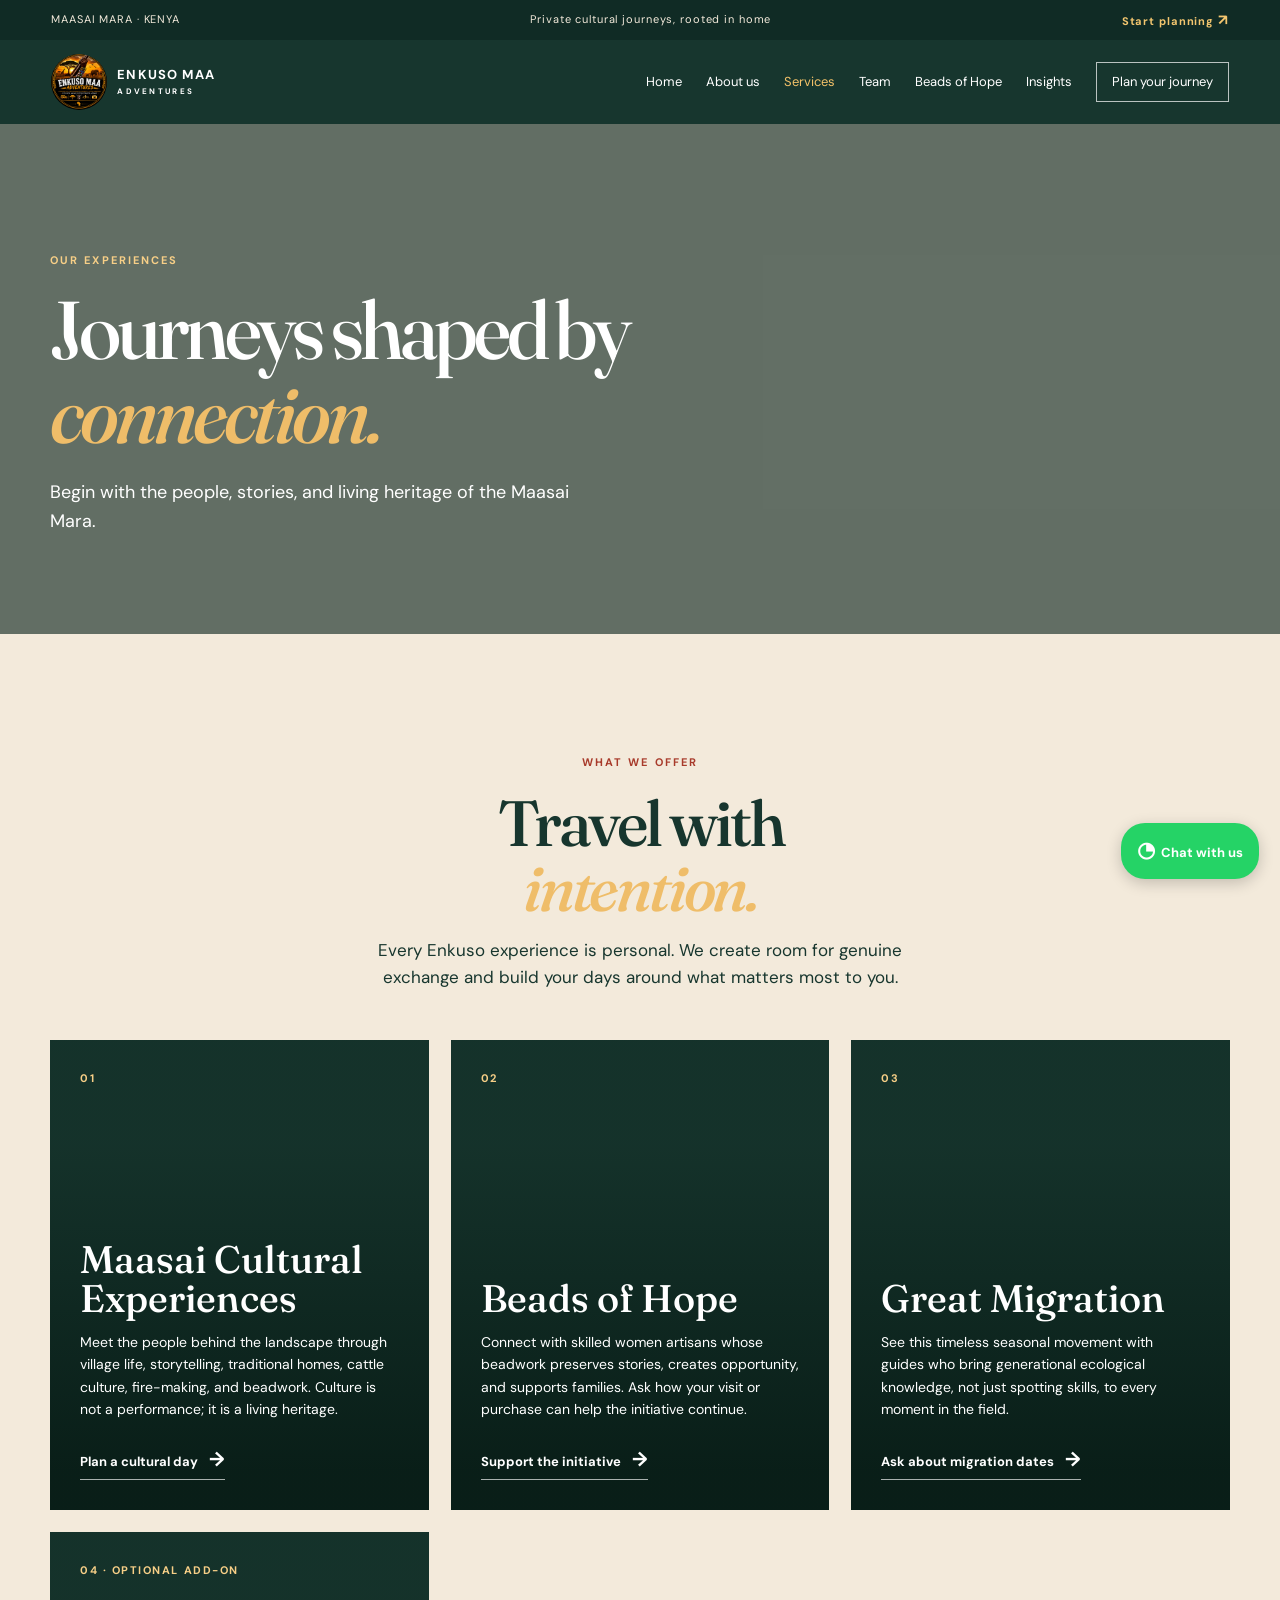
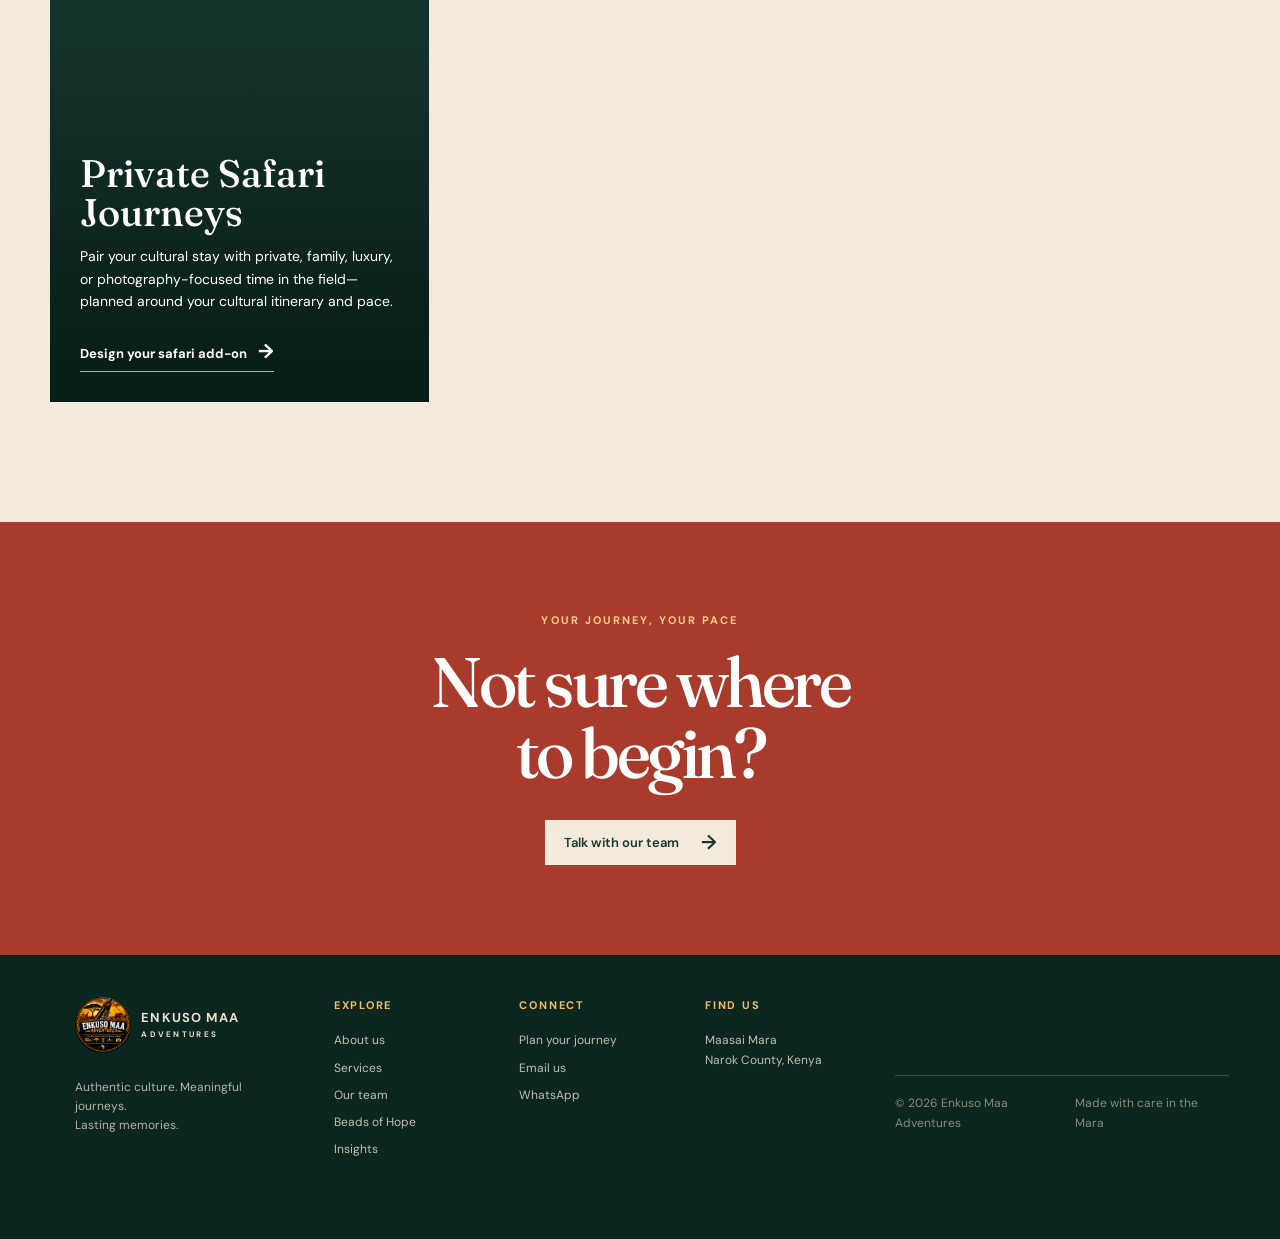
<file: services.html>
<!doctype html>
<html lang="en">
  <head>
    <meta charset="UTF-8" />
    <meta name="viewport" content="width=device-width, initial-scale=1.0" />
    <meta name="description" content="Cultural journeys, Beads of Hope, and optional private safari experiences with Enkuso Maa Adventures." />
    <title>Services | Enkuso Maa Adventures</title>
    <link rel="preconnect" href="https://fonts.googleapis.com" />
    <link rel="preconnect" href="https://fonts.gstatic.com" crossorigin />
    <link href="https://fonts.googleapis.com/css2?family=DM+Sans:wght@400;500;600;700&family=Fraunces:opsz,wght@9..144,500;9..144,600;9..144,700&display=swap" rel="stylesheet" />
    <link rel="stylesheet" href="style.css" />
  </head>
  <body>
    <a class="skip" href="#main">Skip to content</a>
    <div class="top-bar"><div class="top-bar-inner"><span>MAASAI MARA &middot; KENYA</span><span>Private cultural journeys, rooted in home</span><a href="contact.html">Start planning <span>&nearr;</span></a></div></div>
    <header class="site-header solid-header">
      <a class="brand" href="index.html"><img class="brand-mark" src="assets/img/enkuso.jpeg" alt="Enkuso Maa Adventures logo" /><span>ENKUSO MAA<small>ADVENTURES</small></span></a>
      <button class="menu-toggle" aria-label="Open navigation" aria-expanded="false"><span></span><span></span></button>
      <nav aria-label="Main navigation"><a href="index.html">Home</a><a href="about.html">About us</a><a class="active" href="services.html">Services</a><a href="team.html">Team</a><a href="beads.html">Beads of Hope</a><a href="insights.html">Insights</a><a class="nav-cta" href="contact.html">Plan your journey</a></nav>
    </header>
    <main id="main">
      <section class="page-hero services-page-hero"><div class="container"><p class="eyebrow light">OUR EXPERIENCES</p><h1>Journeys shaped by<br /><em>connection.</em></h1><p>Begin with the people, stories, and living heritage of the Maasai Mara.</p></div></section>
      <section class="services-overview section container">
        <div class="services-intro"><p class="eyebrow">WHAT WE OFFER</p><h2>Travel with<br /><em>intention.</em></h2><p>Every Enkuso experience is personal. We create room for genuine exchange and build your days around what matters most to you.</p></div>
        <div class="services-card-grid">
          <article class="service-card cultural-service"><div class="service-card-image" role="img" aria-label="Maasai cultural experience"></div><div class="service-card-content"><p class="service-number">01</p><h3>Maasai Cultural Experiences</h3><p>Meet the people behind the landscape through village life, storytelling, traditional homes, cattle culture, fire-making, and beadwork. Culture is not a performance; it is a living heritage.</p><a class="text-link light" href="contact.html">Plan a cultural day <span>&rarr;</span></a></div></article>
          <article class="service-card beads-service"><div class="service-card-image" role="img" aria-label="Maasai beadwork"></div><div class="service-card-content"><p class="service-number">02</p><h3>Beads of Hope</h3><p>Connect with skilled women artisans whose beadwork preserves stories, creates opportunity, and supports families. Ask how your visit or purchase can help the initiative continue.</p><a class="text-link light" href="contact.html">Support the initiative <span>&rarr;</span></a></div></article>
          <article class="service-card migration-service"><div class="service-card-image" role="img" aria-label="Wildlife during the Great Migration"></div><div class="service-card-content"><p class="service-number">03</p><h3>Great Migration</h3><p>See this timeless seasonal movement with guides who bring generational ecological knowledge, not just spotting skills, to every moment in the field.</p><a class="text-link light" href="contact.html">Ask about migration dates <span>&rarr;</span></a></div></article>
          <article class="service-card safari-service"><div class="service-card-image" role="img" aria-label="Private safari in the Maasai Mara"></div><div class="service-card-content"><p class="service-number">04 &middot; OPTIONAL ADD-ON</p><h3>Private Safari Journeys</h3><p>Pair your cultural stay with private, family, luxury, or photography-focused time in the field&mdash;planned around your cultural itinerary and pace.</p><a class="text-link light" href="contact.html">Design your safari add-on <span>&rarr;</span></a></div></article>
        </div>
      </section>
      <section class="service-callout"><div class="container"><p class="eyebrow light">YOUR JOURNEY, YOUR PACE</p><h2>Not sure where<br />to begin?</h2><a class="button button-cream" href="contact.html">Talk with our team <span>&rarr;</span></a></div></section>
    </main>
    <a class="whatsapp" href="https://wa.me/254792629837" target="_blank" rel="noopener" aria-label="Chat on WhatsApp">&#9684;<span>Chat with us</span></a>
    <footer><a class="brand" href="index.html"><img class="brand-mark" src="assets/img/enkuso.jpeg" alt="Enkuso Maa Adventures logo" /><span>ENKUSO MAA<small>ADVENTURES</small></span></a><p>Authentic Culture. Meaningful Journeys. Lasting Memories.</p><p>&copy; 2026 Enkuso Maa Adventures &middot; Maasai Mara, Kenya</p></footer>
    <script src="script.js"></script>
  </body>
</html>
</file>
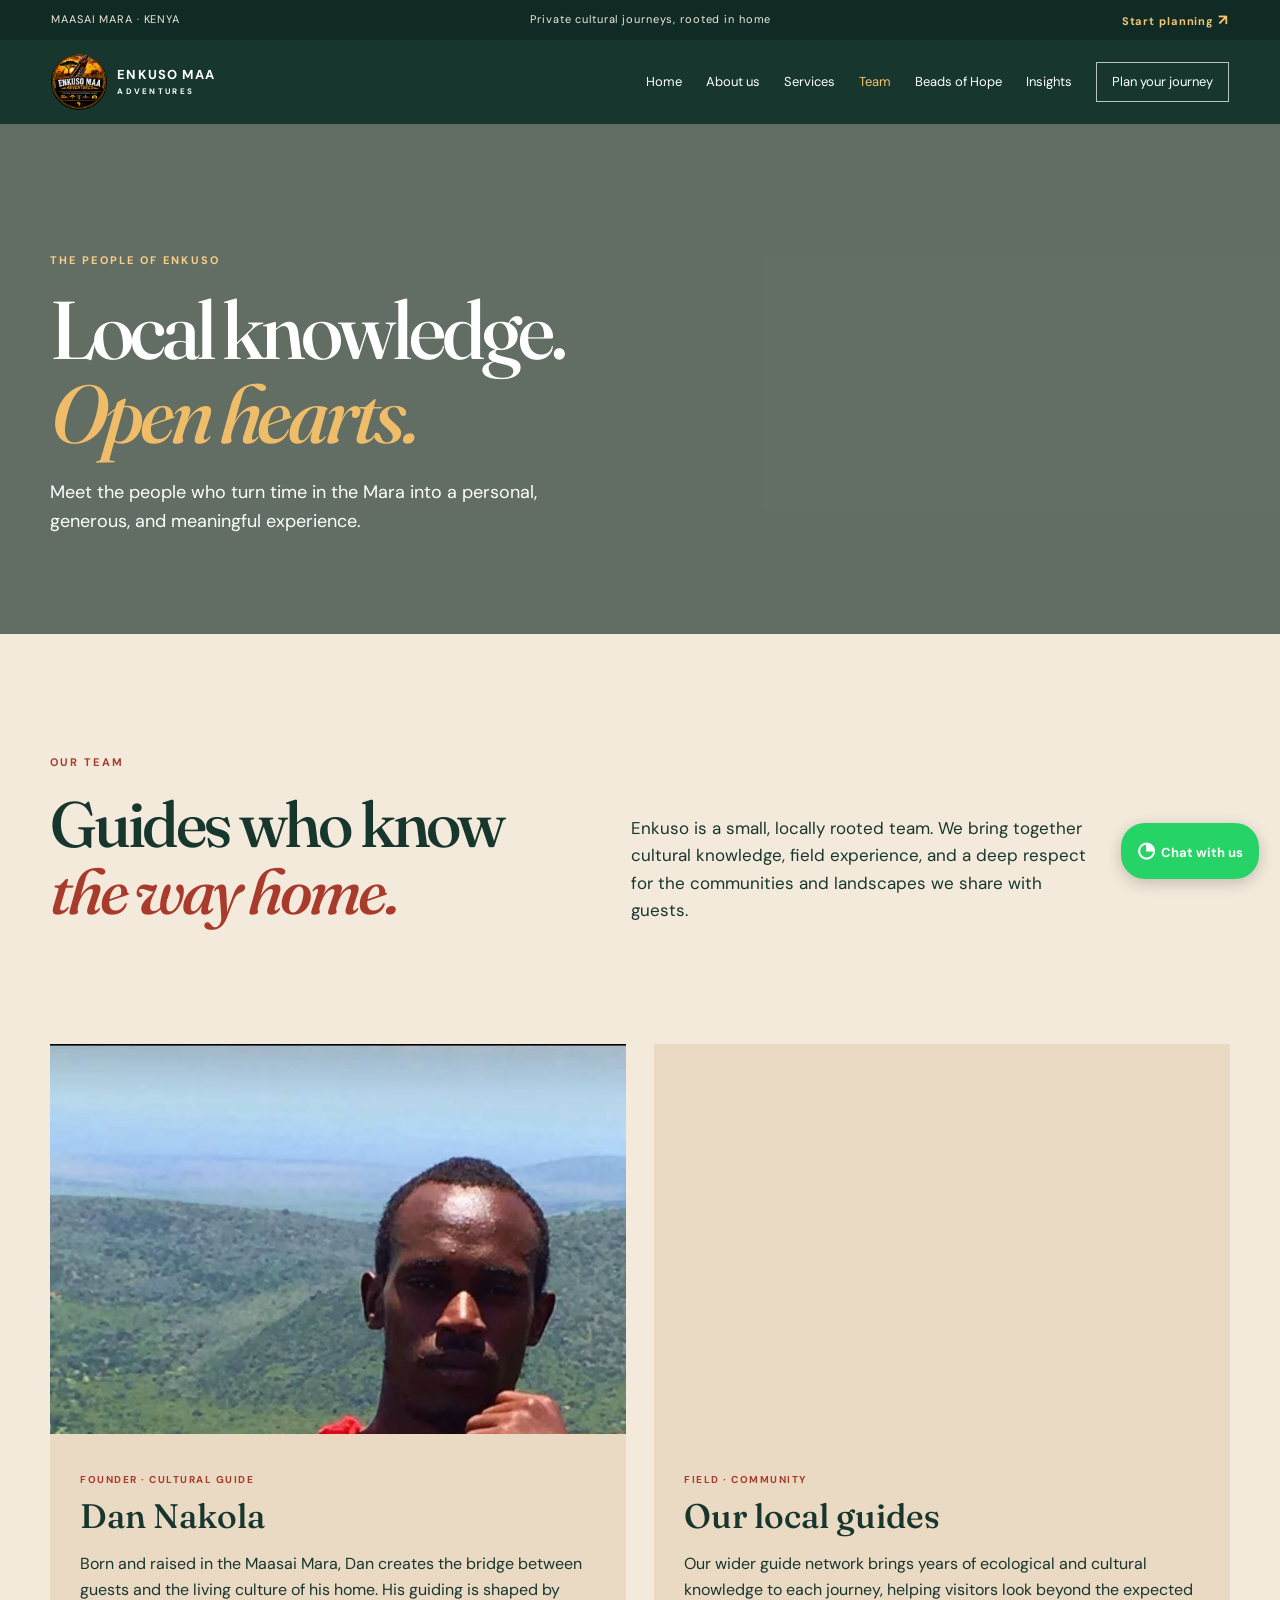
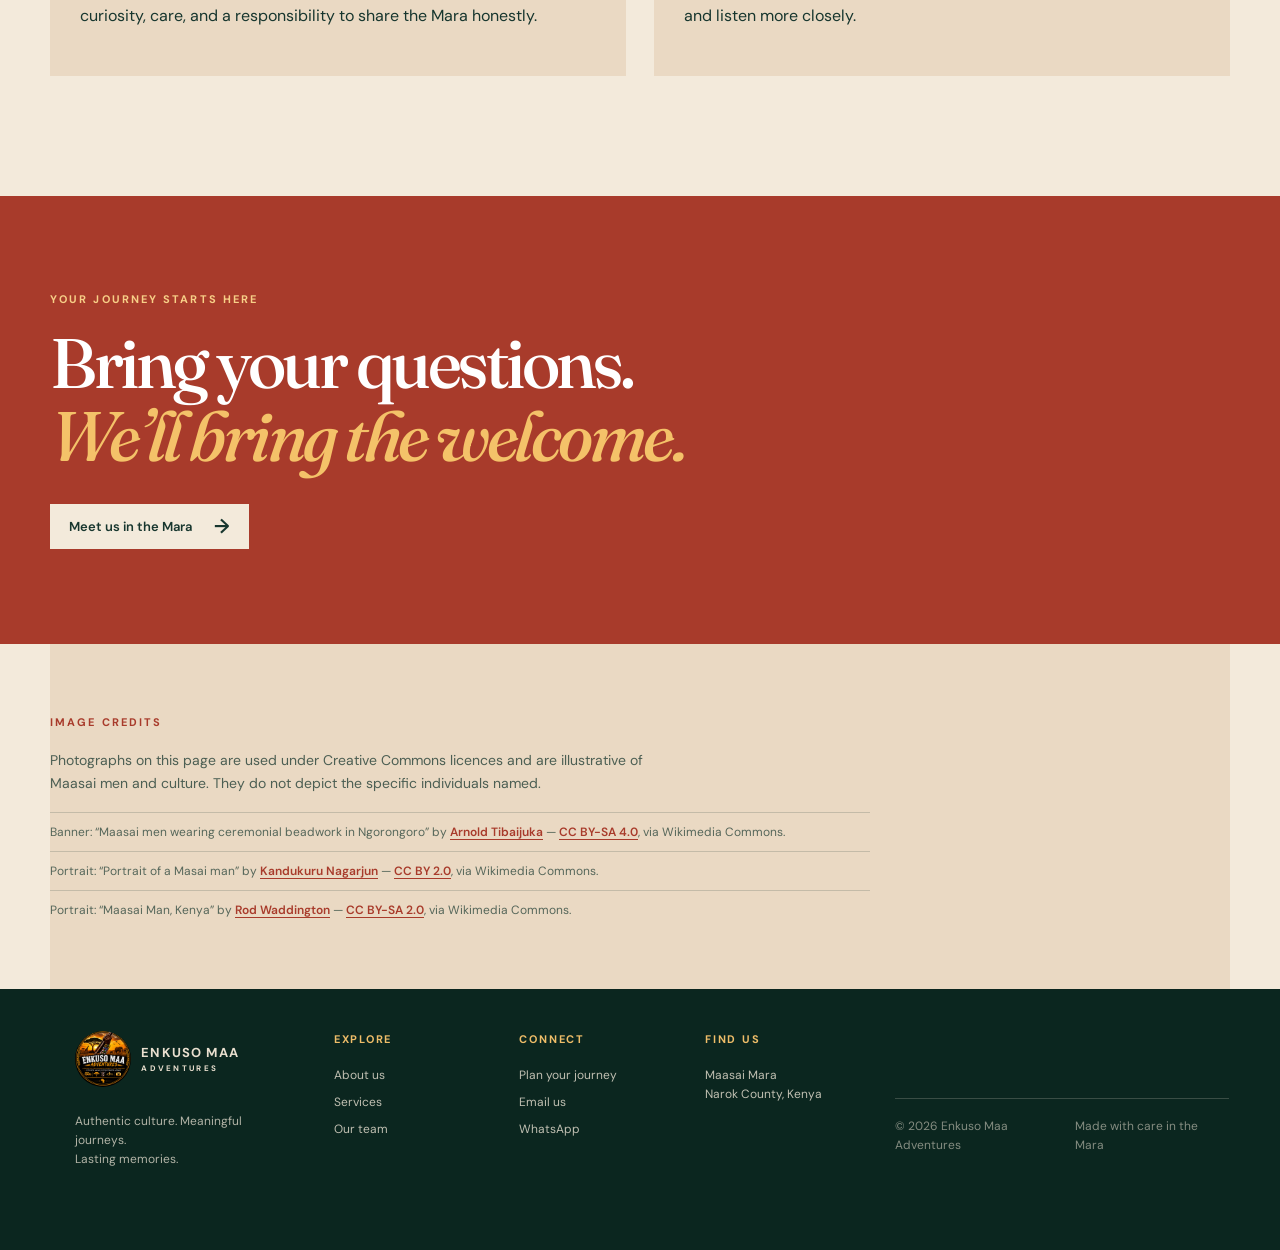
<file: team.html>
<!doctype html>
<html lang="en">
<head>
  <meta charset="UTF-8" />
  <meta name="viewport" content="width=device-width, initial-scale=1.0" />
  <meta name="description" content="Meet the local team behind Enkuso Maa Adventures in the Maasai Mara." />
  <title>Our team | Enkuso Maa Adventures</title>
  <link rel="preconnect" href="https://fonts.googleapis.com" /><link rel="preconnect" href="https://fonts.gstatic.com" crossorigin />
  <link href="https://fonts.googleapis.com/css2?family=DM+Sans:wght@400;500;600;700&family=Fraunces:opsz,wght@9..144,500;9..144,600;9..144,700&display=swap" rel="stylesheet" />
  <link rel="stylesheet" href="style.css" />
</head>
<body>
  <a class="skip" href="#main">Skip to content</a>
  <div class="top-bar"><div class="top-bar-inner"><span>MAASAI MARA · KENYA</span><span>Private cultural journeys, rooted in home</span><a href="contact.html">Start planning <span>↗</span></a></div></div>
  <header class="site-header solid-header"><a class="brand" href="index.html">
    <img class="brand-mark" src="assets/img/enkuso.jpeg" alt="Enkuso Maa Adventures logo" /><span>ENKUSO MAA<small>ADVENTURES</small></span></a><button class="menu-toggle" aria-label="Open navigation" aria-expanded="false"><span></span><span></span></button><nav aria-label="Main navigation"><a href="index.html">Home</a><a href="about.html">About us</a><a href="services.html">Services</a><a class="active" href="team.html">Team</a><a href="beads.html">Beads of Hope</a><a href="insights.html">Insights</a><a class="nav-cta" href="contact.html">Plan your journey</a></nav></header>
  <main id="main"><section class="page-hero team-page-hero">
    <div class="container">
      <p class="eyebrow light">THE PEOPLE OF ENKUSO</p>
      <h1>Local knowledge.
        <br /><em>Open hearts.</em></h1><p>Meet the people who turn time in the Mara into a personal, generous, and meaningful experience.</p></div></section><section class="team-intro section container">
          <p class="eyebrow">OUR TEAM</p><h2>Guides who know<br /><em>the way home.</em></h2><p>Enkuso is a small, locally rooted team. We bring together cultural knowledge, field experience, and a deep respect for the communities and landscapes we share with guests.</p></section><section class="team-grid section container"><article class="team-card"><div class="team-photo dan-photo"></div><div class="team-card-copy"><p class="story-cat">FOUNDER · CULTURAL GUIDE</p><h3>Dan Nakola</h3><p>Born and raised in the Maasai Mara, Dan creates the bridge between guests and the living culture of his home. His guiding is shaped by curiosity, care, and a responsibility to share the Mara honestly.</p></div></article><article class="team-card"><div class="team-photo guide-photo"></div><div class="team-card-copy"><p class="story-cat">FIELD · COMMUNITY</p><h3>Our local guides</h3><p>Our wider guide network brings years of ecological and cultural knowledge to each journey, helping visitors look beyond the expected and listen more closely.</p></div></article></section><section class="team-cta"><div class="container"><p class="eyebrow light">YOUR JOURNEY STARTS HERE</p><h2>Bring your questions.<br /><em>We’ll bring the welcome.</em></h2><a class="button button-cream" href="contact.html">Meet us in the Mara <span>→</span></a></div></section>
    <section class="credits section container">
      <p class="eyebrow">IMAGE CREDITS</p>
      <p class="credits-intro">Photographs on this page are used under Creative Commons licences and are illustrative of Maasai men and culture. They do not depict the specific individuals named.</p>
      <ul class="credits-list">
        <li>Banner: “Maasai men wearing ceremonial beadwork in Ngorongoro” by <a href="https://commons.wikimedia.org/wiki/User:Arnold_Tibaijuka" target="_blank" rel="noopener">Arnold Tibaijuka</a> — <a href="https://creativecommons.org/licenses/by-sa/4.0" target="_blank" rel="noopener">CC BY-SA 4.0</a>, via Wikimedia Commons.</li>
        <li>Portrait: “Portrait of a Masai man” by <a href="https://commons.wikimedia.org/wiki/File:Portrait_of_a_Masai_man_(48061160658).jpg" target="_blank" rel="noopener">Kandukuru Nagarjun</a> — <a href="https://creativecommons.org/licenses/by/2.0" target="_blank" rel="noopener">CC BY 2.0</a>, via Wikimedia Commons.</li>
        <li>Portrait: “Maasai Man, Kenya” by <a href="https://commons.wikimedia.org/wiki/File:Maasai_Man,_Kenya_(23661389564).jpg" target="_blank" rel="noopener">Rod Waddington</a> — <a href="https://creativecommons.org/licenses/by-sa/2.0" target="_blank" rel="noopener">CC BY-SA 2.0</a>, via Wikimedia Commons.</li>
      </ul>
    </section>
  </main>
  <a class="whatsapp" href="https://wa.me/254792629837" target="_blank" rel="noopener" aria-label="Chat on WhatsApp">◔<span>Chat with us</span></a>
  
  
  <footer><div class="footer-main"><div><a class="brand" href="index.html"><img class="brand-mark" src="assets/img/enkuso.jpeg" alt="Enkuso Maa Adventures logo" /><span>ENKUSO MAA<small>ADVENTURES</small></span></a><p class="footer-tagline">Authentic culture. Meaningful journeys.<br />Lasting memories.</p></div><div class="footer-column"><p class="footer-label">Explore</p><a href="about.html">About us</a><a href="services.html">Services</a><a href="team.html">Our team</a></div><div class="footer-column"><p class="footer-label">Connect</p><a href="contact.html">Plan your journey</a><a href="mailto:Enkusomaaadventures@gmail.com">Email us</a><a href="https://wa.me/254792629837" target="_blank" rel="noopener">WhatsApp</a></div><div class="footer-column"><p class="footer-label">Find us</p><p>Maasai Mara<br />Narok County, Kenya</p></div></div><div class="footer-bottom"><span>© 2026 Enkuso Maa Adventures</span><span>Made with care in the Mara</span></div></footer>
  <script src="script.js"></script>
</body>
</html>
</file>
<file: style.css>
:root{--ink:#17362e;--cream:#f3eadb;--sand:#d7b477;--red:#a83b2b;--orange:#d96d36;--line:rgba(23,54,46,.18)}*{box-sizing:border-box}html{scroll-behavior:smooth}body{margin:0;background:var(--cream);color:var(--ink);font-family:'DM Sans',sans-serif;font-size:16px;line-height:1.6}.container{width:min(1180px,calc(100% - 80px));margin:auto}.skip{position:absolute;left:-999px}.skip:focus{left:1rem;top:1rem;z-index:99;background:white;padding:.5rem}.site-header{height:84px;display:flex;align-items:center;justify-content:space-between;padding:0 4vw;position:absolute;top:0;width:100%;z-index:2;color:white}.brand{display:flex;align-items:center;gap:10px;color:inherit;text-decoration:none;font-weight:700;letter-spacing:.09em;font-size:13px;line-height:1.05}.brand small{display:block;font-size:8px;letter-spacing:.29em;margin-top:5px}.brand-mark{width:56px;height:56px;border-radius:50%;object-fit:cover;display:block;background:#fff;flex:0 0 auto}.site-header nav{display:flex;align-items:center;gap:24px}.site-header nav a{color:inherit;text-decoration:none;font-size:13px}.nav-cta{border:1px solid rgba(255,255,255,.7);padding:9px 15px}.menu-toggle{display:none}.hero{height:min(780px,100vh);min-height:630px;position:relative;color:white;display:flex;align-items:center;overflow:hidden}.hero-image,.culture-photo,.beads-image,.about-photo{background-size:cover;background-position:center}.hero-image{inset:0;position:absolute;background-image:url('https://images.unsplash.com/photo-1516426122078-c23e76319801?auto=format&fit=crop&w=2000&q=85');transform:scale(1.02)}.hero-overlay{position:absolute;inset:0;background:linear-gradient(90deg,rgba(13,31,27,.75),rgba(13,31,27,.22) 65%,rgba(13,31,27,.35)),linear-gradient(0deg,rgba(13,31,27,.3),transparent 45%)}.hero-copy{position:relative;padding-top:65px}.eyebrow{font-size:11px;letter-spacing:.19em;font-weight:700;margin:0 0 18px;color:var(--red)}.eyebrow.light{color:#f7cf87}.hero h1,h2,h3{font-family:Fraunces,Georgia,serif;font-weight:500;line-height:1.02;margin:0}.hero h1{font-size:clamp(52px,7vw,91px);letter-spacing:-.05em}.hero h1 em,h2 em{font-weight:500;color:#efbd69}.lede{font-size:18px;max-width:545px;margin:24px 0 30px}.actions{display:flex;align-items:center;gap:30px}.button{display:inline-flex;align-items:center;gap:22px;text-decoration:none;border:0;padding:14px 19px;font:600 13px 'DM Sans';cursor:pointer}.button span{font-size:20px;line-height:0}.button-red{background:var(--red);color:white}.button-dark{background:var(--ink);color:white}.button-cream{background:var(--cream);color:var(--ink)}.text-link{font-weight:700;font-size:13px;text-decoration:none}.text-link span{font-size:20px;margin-left:8px}.text-link.light{color:white}.text-link.dark{color:var(--ink)}.hero-note{position:absolute;right:4vw;bottom:27px;writing-mode:vertical-rl;font-size:10px;letter-spacing:.14em;text-transform:uppercase}.hero-note span{margin-top:10px}.section{padding:120px 0}.intro{display:grid;grid-template-columns:1fr 1fr;gap:10vw}.intro h2,.section-heading h2,.culture h2,.beads h2,.about h2,.safari h2,.migration h2,.plan h2{font-size:clamp(42px,5.1vw,71px);letter-spacing:-.05em}.intro-copy{padding-top:27px;font-size:18px}.intro-copy p:first-child{margin-top:0}.accent-copy{font:500 27px/1.25 Fraunces,serif;color:var(--red);margin:35px 0}.experiences{background:#ead9c3;padding-bottom:135px}.section-heading{display:flex;justify-content:space-between;align-items:end;margin-bottom:45px}.section-heading>p{max-width:360px;margin-bottom:7px}.experience-grid{display:grid;grid-template-columns:1.1fr 1fr 1fr;grid-template-rows:300px 300px;gap:15px}.experience-card{display:flex;align-items:end;color:white;padding:27px;text-decoration:none;background-size:cover;background-position:center;position:relative;isolation:isolate}.experience-card:before{content:"";position:absolute;inset:0;background:linear-gradient(0deg,rgba(7,27,22,.75),transparent 70%);z-index:-1}.experience-card>div{width:100%}.culture-card{grid-row:span 2;background-image:url('https://images.unsplash.com/photo-1547471080-7cc2caa01a7e?auto=format&fit=crop&w=1100&q=80')}.beads-card{background-image:url('https://images.unsplash.com/photo-1598520106830-8c45c2035460?auto=format&fit=crop&w=1000&q=80')}.migration-card{background-image:url('https://images.unsplash.com/photo-1516026672322-bc52d61a55d5?auto=format&fit=crop&w=1000&q=80')}.safari-card{background-image:url('https://images.unsplash.com/photo-1547970810-dc1eac37d174?auto=format&fit=crop&w=1000&q=80')}.card-index{font-size:10px;letter-spacing:.14em;margin:0 0 8px}.experience-card h3{font-size:35px}.experience-card p:not(.card-index){font-size:13px;margin:9px 0 0}.round-arrow{float:right;border:1px solid rgba(255,255,255,.7);width:35px;height:35px;border-radius:50%;display:grid;place-items:center;margin-top:-34px}.culture{display:grid;grid-template-columns:1fr 1fr;padding:0;background:#d9b577}.culture-photo{min-height:710px;background-image:url('https://images.unsplash.com/photo-1535083783855-76ae62b2914e?auto=format&fit=crop&w=1200&q=85')}.culture-copy{padding:100px min(8vw,120px);align-self:center}.culture-copy>p:not(.eyebrow){max-width:500px}.statement{font:500 28px/1.2 Fraunces,serif;color:var(--red);margin:33px 0}.culture-copy .button{margin-top:18px}.beads{background:var(--ink);color:white}.beads-top{display:flex;justify-content:space-between;align-items:end;margin-bottom:50px}.beads-top>p{max-width:365px;font-size:17px}.beads-image{height:390px;background-image:linear-gradient(90deg,rgba(10,25,21,.7),rgba(10,25,21,.08)),url('https://images.unsplash.com/photo-1544450285-120b0842f663?auto=format&fit=crop&w=1600&q=85');display:flex;align-items:center;padding:7vw}.beads-quote{font:500 clamp(25px,3vw,40px)/1.2 Fraunces,serif}.pillars{display:grid;grid-template-columns:repeat(5,1fr);gap:22px;padding-top:50px;padding-bottom:52px}.pillars article{border-top:1px solid rgba(243,234,219,.35);padding-top:17px}.pillars b{color:#f4c269;font-size:11px}.pillars h3{font-size:25px;margin:16px 0 10px}.pillars p{font-size:13px;color:#d6ddd5;margin:0}.center{text-align:center}.about{display:grid;grid-template-columns:1fr 1fr;gap:8vw;align-items:center}.about-photo{height:550px;background-image:url('https://images.unsplash.com/photo-1594708767771-a7502209ff51?auto=format&fit=crop&w=1100&q=85')}.about-copy p:not(.eyebrow){font-size:17px}.about-copy p:nth-of-type(3){font:500 23px/1.35 Fraunces,serif;color:var(--red);margin:30px 0}.safari{background:#cf6d3c;color:#fff;text-align:center}.safari h2 em{color:#ffe0a3}.safari-intro{max-width:620px;margin:27px auto}.safari-types{display:flex;justify-content:center;flex-wrap:wrap;gap:10px;margin:32px 0}.safari-types span{border:1px solid rgba(255,255,255,.55);padding:9px 15px;font-size:12px}.migration{padding:0;min-height:480px;background:linear-gradient(90deg,rgba(16,39,31,.78),rgba(16,39,31,.05)),url('https://images.unsplash.com/photo-1557050543-4d5f4e07ef46?auto=format&fit=crop&w=1800&q=85') center/cover;color:white;display:grid;align-items:center}.migration-wrap{display:flex;justify-content:space-between;align-items:end}.migration-wrap .eyebrow{color:#f8cb78}.migration-wrap p:last-child{width:390px;font-size:17px}.stories .section-heading{margin-bottom:30px}.story-grid{display:grid;grid-template-columns:repeat(3,1fr);border-top:1px solid var(--line)}.story-grid article{min-height:260px;padding:27px 27px 20px 0;display:flex;flex-direction:column;border-bottom:1px solid var(--line);margin-right:25px}.story-grid article+article{border-left:1px solid var(--line);padding-left:27px}.story-cat{font-size:10px;font-weight:700;letter-spacing:.15em;color:var(--red)}.story-grid h3{font-size:29px}.story-grid a{color:var(--ink);font-size:25px;text-decoration:none;margin-top:auto}.plan{background:#123229;color:white;padding:110px 0}.plan-grid{display:grid;grid-template-columns:1fr 1fr;gap:11vw}.plan h2 em{color:#efbd69}.plan p:not(.eyebrow){max-width:520px}.contact-links{display:flex;flex-direction:column;gap:7px;margin-top:30px}.contact-links a{color:#f3ce8a;text-decoration:none;font-size:14px}form{display:grid;gap:18px}label{font-size:11px;letter-spacing:.12em;font-weight:700}input,select,textarea{display:block;width:100%;margin-top:6px;padding:11px 0;background:transparent;border:0;border-bottom:1px solid rgba(255,255,255,.5);color:white;font:15px 'DM Sans'}select option{color:var(--ink)}textarea{resize:vertical}form .button{justify-self:start;margin-top:10px}.whatsapp{position:fixed;bottom:21px;right:21px;background:#25d366;color:white;border-radius:24px;padding:11px 16px;text-decoration:none;z-index:4;font-weight:700;font-size:13px;box-shadow:0 4px 15px #0003}.whatsapp:first-letter{font-size:21px}.whatsapp span{margin-left:6px}footer{background:#0b261f;color:#e9dfcf;padding:42px 4vw 28px;display:flex;align-items:center;justify-content:space-between;gap:20px;font-size:12px}footer p{margin:0;color:#b8c4ba}
@media(max-width:800px){.container{width:min(100% - 42px,600px)}.site-header{height:70px;padding:0 21px}.site-header nav{display:none;position:absolute;top:70px;left:0;right:0;background:var(--ink);padding:20px;flex-direction:column;align-items:start;gap:13px}.site-header nav.open{display:flex}.menu-toggle{display:grid;gap:6px;background:none;border:0}.menu-toggle span{display:block;width:25px;height:1px;background:white}.hero{min-height:650px}.hero h1{font-size:51px}.lede{font-size:16px}.hero-note{display:none}.section{padding:80px 0}.intro,.about,.plan-grid{grid-template-columns:1fr;gap:32px}.intro-copy{padding:0}.section-heading,.beads-top,.migration-wrap{display:block}.section-heading>p{margin-top:20px}.experience-grid{grid-template-columns:1fr 1fr;grid-template-rows:250px 250px 250px}.culture-card{grid-row:span 2}.culture{grid-template-columns:1fr}.culture-photo{min-height:430px}.culture-copy{padding:70px 21px}.beads-top>p{margin-top:23px}.beads-image{height:340px;padding:32px}.pillars{grid-template-columns:1fr 1fr}.pillars article:last-child{grid-column:span 2}.about-photo{height:410px}.migration{min-height:470px}.migration-wrap p:last-child{width:auto;margin-top:35px}.story-grid{grid-template-columns:1fr}.story-grid article,.story-grid article+article{margin:0;padding:25px 0;border-left:0}.plan{padding:75px 0}footer{display:grid;gap:15px}.whatsapp span{display:none}.whatsapp{width:48px;height:48px;padding:11px;text-align:center;border-radius:50%}}
@media(max-width:450px){.experience-grid{display:grid;grid-template-columns:1fr;grid-template-rows:260px}.culture-card{grid-row:auto}.pillars{grid-template-columns:1fr}.pillars article:last-child{grid-column:auto}.actions{align-items:start;flex-direction:column;gap:20px}.hero h1{font-size:47px}}
.top-bar{background:#102b25;color:#f3eadb;font-size:11px;letter-spacing:.08em;padding:8px 4vw;position:relative;z-index:4}.top-bar-inner{max-width:1180px;margin:auto;display:flex;align-items:center;justify-content:space-between;gap:18px}.top-bar a{color:#f3c66f;text-decoration:none;font-weight:700}.top-bar a span{font-size:15px}.top-bar+.site-header{top:34px}.solid-header{top:0}.top-bar+.solid-header{top:0}.footer-main{max-width:1180px;margin:auto;display:grid;grid-template-columns:1.5fr repeat(3,1fr);gap:40px;padding-bottom:52px}.footer-tagline{color:rgba(243,234,219,.72);margin:25px 0 0}.footer-column{display:flex;flex-direction:column;gap:8px}.footer-column a,.footer-column p{color:rgba(243,234,219,.78);text-decoration:none;margin:0}.footer-label{color:#efbd69!important;font-size:11px;text-transform:uppercase;letter-spacing:.16em;margin-bottom:9px!important;font-weight:700}.footer-bottom{border-top:1px solid rgba(243,234,219,.2);padding-top:18px;display:flex;justify-content:space-between;color:rgba(243,234,219,.52);font-size:12px}.contact-intro{padding-top:100px;background:#ead9c3}.contact-intro-inner{display:grid;grid-template-columns:1fr 1fr;gap:8vw;align-items:end}.contact-intro h1{font:500 clamp(48px,6.4vw,82px)/1.03 Fraunces,serif;letter-spacing:-.05em;margin:0}.contact-intro h1 em,.contact-info h2 em,.map-heading h2 em,.team-intro h2 em,.team-cta h2 em{color:var(--red)}.contact-intro-inner>p{font-size:18px;max-width:470px;margin:0 0 5px}.contact-section{background:#f3eadb}.contact-layout{display:grid;grid-template-columns:.85fr 1.15fr;gap:10vw}.contact-info h2,.map-heading h2,.team-intro h2{font-size:clamp(43px,5vw,69px);line-height:1.05;letter-spacing:-.05em;margin:0 0 25px}.contact-info>p:not(.eyebrow){max-width:420px}.contact-details{display:grid;gap:9px;margin-top:32px}.contact-details a{color:var(--ink);font-weight:700}.contact-details span{color:rgba(23,54,46,.7)}.contact-note{border-top:1px solid var(--line);margin-top:38px;padding-top:17px;max-width:390px}.contact-note b{font-size:12px;text-transform:uppercase;letter-spacing:.12em}.contact-note p{margin:7px 0 0}.contact-form{background:white;padding:36px;display:grid;gap:18px}.contact-form label{display:grid;gap:7px;font-size:13px;font-weight:700}.contact-form input,.contact-form select,.contact-form textarea{font:inherit;border:1px solid var(--line);padding:13px;background:#fff;color:var(--ink);width:100%}.contact-form textarea{resize:vertical}.form-kicker{font-size:11px;letter-spacing:.16em;color:var(--red);font-weight:700;margin:0 0 4px}.map-section{background:#ead9c3;padding:90px 0}.map-heading{display:grid;grid-template-columns:1fr 1fr;gap:8vw;align-items:end;margin-bottom:35px}.map-heading>p{max-width:420px;margin:0 0 5px}.map-frame{height:430px}.map-frame iframe{width:100%;height:100%;border:0;display:block;filter:saturate(.72)}.team-page-hero{background-image:url('https://upload.wikimedia.org/wikipedia/commons/d/d9/Maasai_men_wearing_ceremonial_beadwork_in_Ngorongoro.jpg')}.team-intro{display:grid;grid-template-columns:.8fr 1fr;column-gap:8vw;align-items:end}.team-intro .eyebrow{grid-column:1 / -1}.team-intro h2{margin:0}.team-intro>p:last-child{margin:0;font-size:17px;max-width:470px}.team-grid{display:grid;grid-template-columns:1fr 1fr;gap:28px;padding-top:0}.team-card{background:#ead9c3}.team-photo{height:390px;background-size:cover;background-position:center}.dan-photo{background-image:url('https://upload.wikimedia.org/wikipedia/commons/1/1e/Portrait_of_a_Masai_man_%2848061160658%29.jpg');background-position:center top}.guide-photo{background-image:url('https://upload.wikimedia.org/wikipedia/commons/e/ef/Maasai_Man%2C_Kenya_%2823661389564%29.jpg');background-position:center top}.team-card-copy{padding:28px 30px 32px}.team-card h3{font:500 34px/1.1 Fraunces,serif;margin:5px 0 15px}.team-cta{background:var(--red);color:white;padding:95px 0}.team-cta h2{font:500 clamp(43px,5.5vw,70px)/1.05 Fraunces,serif;letter-spacing:-.05em;margin:0 0 30px}.team-cta h2 em{color:#f4c269}.team-cta .eyebrow{color:#f7cf87}
@media(max-width:800px){.top-bar-inner span:nth-child(2){display:none}.top-bar{padding:8px 21px}.footer-main{grid-template-columns:1fr 1fr;gap:30px}.footer-bottom{display:grid;gap:5px}.contact-intro-inner,.contact-layout,.map-heading,.team-intro{grid-template-columns:1fr;gap:28px}.contact-intro{padding-top:75px}.contact-intro-inner>p{font-size:16px}.contact-form{padding:25px}.map-section{padding:70px 0}.map-frame{height:330px}.team-grid{grid-template-columns:1fr}.team-photo{height:320px}}
.solid-header{position:relative;background:var(--ink)}.solid-header nav a.active:not(.nav-cta){color:#f4c269}.page-hero{min-height:510px;display:grid;align-items:end;padding:110px 0 80px;color:white;background-size:cover;background-position:center;position:relative;isolation:isolate}.page-hero:before{content:"";position:absolute;inset:0;background:rgba(11,35,28,.62);z-index:-1}.page-hero h1,.contact-page h1,.insights-header h1{font:500 clamp(48px,6.4vw,82px)/1.03 Fraunces,serif;letter-spacing:-.05em;margin:0}.page-hero h1 em,.contact-page h1 em,.insights-header h1 em{color:#efbd69}.page-hero p:last-child{font-size:18px;max-width:520px;margin:22px 0 0}.services-page-hero{background-image:url('https://images.unsplash.com/photo-1547471080-7cc2caa01a7e?auto=format&fit=crop&w=1800&q=85')}.about-page-hero{background-image:url('https://images.unsplash.com/photo-1535083783855-76ae62b2914e?auto=format&fit=crop&w=1800&q=85')}.service-list{display:grid;grid-template-columns:.75fr 1.25fr;gap:10vw}.service-intro h2{font-size:clamp(42px,5vw,67px);letter-spacing:-.05em}.service-intro>p:last-child{font-size:17px}.service-rows{border-top:1px solid var(--line)}.service-rows article{display:grid;grid-template-columns:52px 1fr;gap:20px;padding:30px 0;border-bottom:1px solid var(--line)}.service-rows article>span{font-size:11px;font-weight:700;color:var(--red);letter-spacing:.1em}.service-rows h3{font-size:31px}.service-rows p{max-width:600px}.service-callout{padding:90px 0;background:var(--red);color:white}.service-callout h2{font-size:clamp(43px,5.5vw,70px);letter-spacing:-.05em;margin:0 0 30px}.founder{display:grid;grid-template-columns:1fr 1fr;align-items:center;gap:8vw}.founder-photo{height:580px;background:url('https://images.unsplash.com/photo-1594708767771-a7502209ff51?auto=format&fit=crop&w=1100&q=85') center/cover}.founder h2,.values h2{font-size:clamp(43px,5vw,69px);letter-spacing:-.05em}.founder p:not(.eyebrow){font-size:17px}.values{background:#ead9c3}.values-grid{display:grid;grid-template-columns:repeat(4,1fr);gap:25px;margin-top:48px}.values-grid article{border-top:1px solid var(--line);padding-top:18px}.values-grid b{font-size:11px;color:var(--red)}.values-grid h3{font-size:27px;margin:15px 0}.values-grid p{font-size:14px}.contact-page{padding-top:120px;min-height:720px}.contact-page-grid{display:grid;grid-template-columns:1fr 1fr;gap:10vw}.contact-page-grid>div>p:not(.eyebrow){font-size:18px;max-width:510px}.contact-details{display:grid;gap:10px;margin-top:40px}.contact-details a{color:var(--red);font-weight:700;text-decoration:none}.contact-form{background:var(--ink);padding:38px}.contact-form input,.contact-form select,.contact-form textarea{color:white}.insights-header{background:#d9b577;padding:110px 0 75px}.insights-header>div>p:last-child{font-size:18px;max-width:440px;margin:25px 0 0}.featured-article{display:grid;grid-template-columns:1fr 1fr;gap:7vw;align-items:center;margin-bottom:75px}.article-image{height:440px;background:url('https://images.unsplash.com/photo-1544450285-120b0842f663?auto=format&fit=crop&w=1100&q=85') center/cover}.featured-article h2{font-size:clamp(36px,4vw,56px);letter-spacing:-.04em}.article-grid{display:grid;grid-template-columns:repeat(2,1fr);gap:0 50px}.article-grid article{border-top:1px solid var(--line);padding:25px 0 35px}.article-grid h3{font-size:30px}.article-grid a{color:var(--red);font-size:13px;font-weight:700;text-decoration:none}@media(max-width:800px){.service-list,.founder,.contact-page-grid,.featured-article{grid-template-columns:1fr;gap:35px}.page-hero{min-height:440px;padding:80px 0 55px}.values-grid{grid-template-columns:1fr 1fr}.contact-page{padding-top:75px}.contact-form{padding:28px}.article-grid{gap:0 28px}.solid-header nav{background:var(--ink)}}@media(max-width:450px){.values-grid,.article-grid{grid-template-columns:1fr}.founder-photo{height:400px}.featured-article{margin-bottom:50px}}

.dan-photo{background-image:url('assets/img/nakola.jpeg')}

/* Services cards */
.services-overview{display:block}
.services-intro{position:static;margin:0 auto 48px;text-align:center}
.services-intro h2{font-size:clamp(42px,5vw,67px);letter-spacing:-.05em}
.services-intro>p:last-child{font-size:17px;max-width:590px;margin-left:auto;margin-right:auto}
.services-card-grid{display:grid;grid-template-columns:repeat(3,minmax(0,1fr));gap:22px}
.service-card{position:relative;min-height:470px;overflow:hidden;background:var(--ink);color:white;isolation:isolate;transition:transform .35s ease,box-shadow .35s ease}
.service-card-image{position:absolute;inset:0;background:center/cover no-repeat;z-index:-2;transition:transform .65s cubic-bezier(.2,.7,.2,1)}
.service-card::after{content:"";position:absolute;inset:0;background:linear-gradient(0deg,rgba(8,28,22,.92) 8%,rgba(8,28,22,.15) 78%);z-index:-1;transition:background .35s ease}
.service-card-content{height:100%;padding:30px;display:flex;flex-direction:column;justify-content:flex-end}
.service-number{margin:0 0 auto;font-size:11px;font-weight:700;letter-spacing:.14em;color:#f7cf87}
.service-card h3{font-size:clamp(30px,3vw,40px);margin:72px 0 13px}
.service-card-content>p:not(.service-number){font-size:14px;line-height:1.6;margin:0 0 22px;max-width:360px}
.service-card .text-link{align-self:flex-start;border-bottom:1px solid rgba(255,255,255,.65);padding-bottom:4px}
.service-card .text-link span{display:inline-block;transition:transform .25s ease}
.service-card:hover,.service-card:focus-within{transform:translateY(-6px);box-shadow:0 18px 42px rgba(8,28,22,.24)}
.service-card:hover .service-card-image,.service-card:focus-within .service-card-image{transform:scale(1.08)}
.service-card:hover .text-link span,.service-card:focus-within .text-link span{transform:translateX(5px)}
.service-card:hover::after,.service-card:focus-within::after{background:linear-gradient(0deg,rgba(8,28,22,.96) 5%,rgba(8,28,22,.38) 100%)}
.cultural-service .service-card-image{background-image:url('https://images.unsplash.com/photo-1547471080-7cc2caa01a7e?auto=format&fit=crop&w=1100&q=80')}
.beads-service .service-card-image{background-image:url('https://images.unsplash.com/photo-1598520106830-8c45c2035460?auto=format&fit=crop&w=1100&q=80')}
.migration-service .service-card-image{background-image:url('https://images.unsplash.com/photo-1516026672322-bc52d61a55d5?auto=format&fit=crop&w=1100&q=80')}
.safari-service .service-card-image{background-image:url('https://images.unsplash.com/photo-1547970810-dc1eac37d174?auto=format&fit=crop&w=1100&q=80')}
@media(max-width:800px){.services-intro{margin:0 auto 35px}.services-card-grid{grid-template-columns:repeat(2,minmax(0,1fr));gap:16px}.service-card{min-height:430px}}
@media(max-width:560px){.services-card-grid{grid-template-columns:1fr}.service-card{min-height:410px}}
.service-callout{text-align:center}
@media(prefers-reduced-motion:reduce){.service-card,.service-card-image,.service-card .text-link span{transition:none}.service-card:hover,.service-card:focus-within{transform:none}}

.beads-page-hero{background-image:url('https://upload.wikimedia.org/wikipedia/commons/5/5f/Maasai_women_wearing_ceremonial_beadwork_in_Ngorongoro.jpg')}
.beads-culture{display:grid;grid-template-columns:1.05fr 1fr;gap:7vw;align-items:center}
.beads-culture-copy h2{font-size:clamp(42px,5vw,69px);letter-spacing:-.05em}
.beads-culture-copy p:not(.eyebrow):not(.statement){font-size:17px}
.beads-culture-photo{height:560px;background:url('https://upload.wikimedia.org/wikipedia/commons/7/75/Maasai_women_in_traditional_attire.jpg') center/cover}
.beads-empower{background:var(--ink);color:white}
.empower-photo{height:420px;margin-top:8px;background:url('https://upload.wikimedia.org/wikipedia/commons/7/71/Maasai_women_walking_together_during_community_gathering_in_Kajiado_County.jpg') center/cover}
.empower-grid{display:grid;grid-template-columns:repeat(4,1fr);gap:24px;padding-top:50px}
.empower-grid article{border-top:1px solid rgba(243,234,219,.35);padding-top:18px}
.empower-grid b{color:#f4c269;font-size:11px}
.empower-grid h3{font-size:26px;margin:15px 0 10px}
.empower-grid p{font-size:13px;color:#d6ddd5;margin:0}
.shop-grid{display:grid;grid-template-columns:repeat(3,1fr);gap:28px;margin-top:15px}
.shop-card{background:#fff;display:flex;flex-direction:column;border:1px solid var(--line)}
.shop-photo{height:250px;background-size:cover;background-position:center}
.shop-necklace{background-image:url('https://www.timeless-fineries.com/cdn/shop/files/Bracelet-africain-massai-bleu-et-multicolore-39s.png?v=1740342081&width=1680')}
.shop-bangle{background-image:url('https://afrilege.com/cdn/shop/products/bracelet-maasai-beaded-cuff-bracelet-1_d736487c-a7cf-42ce-8e3c-02a9c0a99074.jpg?v=1577116326')}
.shop-bracelet{background-image:url('https://www.globalsprouts.com/cdn/shop/articles/6888db000e97e74a2faaec99-1753801739552.jpg?v=1753802857&width=3840')}
.shop-earrings{background-image:url('https://www.timeless-fineries.com/cdn/shop/files/Bracelet-africain-traditionnel-36b.jpg?v=1740491853&width=1680')}
.shop-belt{background-image:url('https://www.timeless-fineries.com/cdn/shop/files/Bracelet-africain-Massai-19b.jpg?v=1739226468&width=1426')}
.shop-keyring{background-image:url('https://www.timeless-fineries.com/cdn/shop/files/Bracelet-africain-massai-traditionnel-50.jpg?v=1740475464&width=1445')}
.shop-info{padding:22px 24px 26px;display:flex;flex-direction:column;flex:1}
.shop-tag{font-size:10px;font-weight:700;letter-spacing:.15em;color:var(--red);margin:0}
.shop-info h3{font-size:26px;margin:9px 0 8px}
.shop-desc{font-size:14px;color:rgba(23,54,46,.75);margin:0 0 18px}
.shop-buy{display:flex;align-items:center;justify-content:space-between;margin-top:auto;gap:14px}
.shop-buy .price{font:600 20px/1 Fraunces,serif;color:var(--ink)}
.shop-buy .button{padding:11px 16px}
.shop-note{margin-top:32px;font-size:14px;color:rgba(23,54,46,.7);max-width:620px}
.beads-image-band{height:360px;background:linear-gradient(90deg,rgba(10,25,21,.72),rgba(10,25,21,.15)),url('https://upload.wikimedia.org/wikipedia/commons/a/a3/Maasai_Girls.jpg') center/cover;display:flex;align-items:center;padding:7vw;color:white}
.beads-image-band .beads-quote{font:500 clamp(25px,3vw,40px)/1.2 Fraunces,serif}
.beads-cta{background:var(--red);color:white;padding:95px 0;text-align:center}
.beads-cta h2{font:500 clamp(43px,5.5vw,70px)/1.05 Fraunces,serif;letter-spacing:-.05em;margin:0 0 22px}
.beads-cta h2 em{color:#f4c269}
.beads-cta .eyebrow{color:#f7cf87}
.beads-cta-links{display:flex;flex-direction:column;gap:6px;margin:0 0 28px}
.beads-cta-links a{color:#ffe0a3;text-decoration:none;font-weight:700}
@media(max-width:800px){.beads-culture{grid-template-columns:1fr;gap:32px}.beads-culture-photo{height:380px}.empower-grid{grid-template-columns:1fr 1fr}.shop-grid{grid-template-columns:1fr 1fr}.beads-image-band{height:300px;padding:32px}.beads-cta{padding:70px 0}}
@media(max-width:450px){.empower-grid,.shop-grid{grid-template-columns:1fr}.shop-photo{height:230px}}

.training{background:#123229;color:#fff}
.training .section-heading h2{font-size:clamp(42px,5vw,69px);letter-spacing:-.05em}
.training .section-heading>p{color:rgba(243,234,219,.85);font-size:17px}
.training-phases{display:grid;grid-template-columns:repeat(3,1fr);gap:24px;align-items:start}
.phase-card{background:rgba(243,234,219,.05);border:1px solid rgba(243,234,219,.2);padding:28px 26px}
.phase-label{font-size:10px;font-weight:700;letter-spacing:.15em;color:#f4c269;margin:0 0 12px}
.phase-card h3{font:500 30px/1.05 Fraunces,serif;margin:0 0 14px}
.phase-card>p{font-size:14px;color:#d6ddd5}
.cohort-stats{display:flex;gap:14px;margin:22px 0 8px;flex-wrap:wrap}
.cohort-stats div{flex:1;min-width:78px;border-top:2px solid var(--red);padding-top:10px}
.cohort-stats b{display:block;font:500 34px/1 Fraunces,serif;color:#f4c269}
.cohort-stats span{font-size:11px;letter-spacing:.06em;color:#d6ddd5}
.phase-sub{font-size:11px;font-weight:700;letter-spacing:.14em;text-transform:uppercase;color:#f7cf87;margin:24px 0 12px}
.phase-list{list-style:none;margin:0;padding:0;display:grid;gap:12px}
.phase-list li{font-size:14px;color:#d6ddd5;padding-left:18px;position:relative}
.phase-list li:before{content:"";position:absolute;left:0;top:9px;width:7px;height:7px;background:var(--red);border-radius:50%}
.phase-list b{color:#fff;font-weight:700}
.assess-table{width:100%;border-collapse:collapse;margin-top:18px;font-size:13px}
.assess-table th{text-align:left;background:rgba(243,234,219,.12);color:#f7cf87;font-size:10px;letter-spacing:.1em;text-transform:uppercase;padding:10px 12px}
.assess-table td{padding:10px 12px;border-top:1px solid rgba(243,234,219,.16);color:#d6ddd5;vertical-align:top}
.assess-table td:first-child{color:#fff;font-weight:600;width:38%}
.growth-engine{margin-top:40px;background:rgba(11,35,28,.55);border:1px solid rgba(243,234,219,.2);padding:34px 30px;text-align:center}
.engine-flow{display:flex;flex-wrap:wrap;align-items:center;justify-content:center;gap:12px;margin:6px 0 22px}
.engine-flow span{background:var(--red);color:#fff;font-size:13px;font-weight:600;padding:10px 16px}
.engine-flow i{color:#f4c269;font-style:normal;font-size:18px}
.engine-purpose{max-width:720px;margin:0 auto;font:500 19px/1.4 Fraunces,serif;color:#f3eadb}
@media(max-width:800px){.training-phases{grid-template-columns:1fr}.engine-flow span{font-size:12px;padding:9px 13px}}

.credits{padding-top:70px;padding-bottom:70px}
.credits-intro{max-width:640px;font-size:14px;color:rgba(23,54,46,.75);margin:0 0 18px}
.credits-list{list-style:none;margin:0;padding:0;display:grid;gap:10px;max-width:820px}
.credits-list li{font-size:12px;color:rgba(23,54,46,.7);line-height:1.5;border-top:1px solid var(--line);padding-top:10px}
.credits-list a{color:var(--red);text-decoration:none;font-weight:600}

.insights-featured-img{background-image:url('https://upload.wikimedia.org/wikipedia/commons/0/0d/Maasai-Adumu.jpg')}
.insight-card{border-top:1px solid var(--line);padding:0 0 30px;display:flex;flex-direction:column}
.insight-img{height:210px;background-size:cover;background-position:center;margin:22px 0 18px}
.insight-body{display:flex;flex-direction:column;flex:1}
.insight-body h3{font-size:28px;margin:8px 0 10px}
.insight-body p{font-size:14px;color:rgba(23,54,46,.8);margin:0 0 16px}
.insight-body a{color:var(--red);font-size:13px;font-weight:700;text-decoration:none;margin-top:auto}
.insight-img-beadwork{background-image:url('https://upload.wikimedia.org/wikipedia/commons/7/75/Maasai_women_in_traditional_attire.jpg');background-position:center top}
.insight-img-meaning{background-image:url('https://upload.wikimedia.org/wikipedia/commons/a/a3/Maasai_Girls.jpg')}
.insight-img-cattle{background-image:url('https://images.squarespace-cdn.com/content/v1/5dee60f6549fd531b270ed04/1581353360000-R3R73YA7A4E9EDH1R9MD/s9.jpg')}
.insight-img-adumu{background-image:url('https://upload.wikimedia.org/wikipedia/commons/c/c8/Adumu_-_Masai_traditional_jumping_dance_ritual_Kenya_%2822254423185%29.jpg')}
.insight-img-guide{background-image:url('https://upload.wikimedia.org/wikipedia/commons/1/1e/Portrait_of_a_Masai_man_%2848061160658%29.jpg');background-position:center top}
.insight-img-migration{background-image:url('https://upload.wikimedia.org/wikipedia/commons/f/f9/The_Maasai_pastoralist_lifestyle.jpg')}
@media(max-width:800px){.insight-img{height:200px}}

.insights-page-hero{background-image:url('https://upload.wikimedia.org/wikipedia/commons/6/6a/Maasai_Dance.jpg')}
.article-hero{min-height:460px}
.article-hero h1{font-size:clamp(40px,5.4vw,72px)}
.article-hero-culture{background-image:url('https://upload.wikimedia.org/wikipedia/commons/0/0d/Maasai-Adumu.jpg')}
.article-hero-beadwork{background-image:url('https://upload.wikimedia.org/wikipedia/commons/7/75/Maasai_women_in_traditional_attire.jpg')}
.article-hero-colours{background-image:url('https://upload.wikimedia.org/wikipedia/commons/a/a3/Maasai_Girls.jpg')}
.article-hero-cattle{background-image:url('https://images.squarespace-cdn.com/content/v1/5dee60f6549fd531b270ed04/1581353360000-R3R73YA7A4E9EDH1R9MD/s9.jpg')}
.article-hero-adumu{background-image:url('https://upload.wikimedia.org/wikipedia/commons/c/c8/Adumu_-_Masai_traditional_jumping_dance_ritual_Kenya_%2822254423185%29.jpg')}
.article-hero-guide{background-image:url('https://upload.wikimedia.org/wikipedia/commons/1/1e/Portrait_of_a_Masai_man_%2848061160658%29.jpg')}
.article-hero-migration{background-image:url('https://upload.wikimedia.org/wikipedia/commons/f/f9/The_Maasai_pastoralist_lifestyle.jpg')}
.article-body{max-width:760px;padding-top:70px;padding-bottom:40px}
.article-lede{font:500 22px/1.5 Fraunces,serif;color:var(--ink);margin:0 0 32px}
.article-body h2{font-size:clamp(27px,3vw,34px);letter-spacing:-.02em;margin:38px 0 12px}
.article-body p{font-size:17px;color:rgba(23,54,46,.86);margin:0 0 16px}
.article-cta-line{margin:36px 0 0}
.article-credit{margin-top:40px;padding-top:16px;border-top:1px solid var(--line);font-size:12px;color:rgba(23,54,46,.6)}
.article-credit a{color:var(--red);text-decoration:none}

.colour-list{list-style:none;margin:18px 0 8px;padding:0;display:grid;gap:14px}
.colour-list li{display:flex;align-items:flex-start;gap:14px;font-size:16px;color:rgba(23,54,46,.86)}
.colour-list .dot{flex:0 0 auto;width:20px;height:20px;border-radius:50%;margin-top:3px;border:1px solid rgba(23,54,46,.2)}
.dot-red{background:#a83b2b}.dot-blue{background:#2f6d97}.dot-green{background:#4b7a3f}.dot-white{background:#f3eadb}.dot-orange{background:#d96d36}.dot-black{background:#222}
.related{border-top:1px solid var(--line)}
.related h2{font-size:clamp(30px,3.4vw,44px);letter-spacing:-.03em;margin:6px 0 30px}
.related-grid{display:grid;grid-template-columns:repeat(3,1fr);gap:20px}
.related-card{display:flex;flex-direction:column;gap:8px;text-decoration:none;color:var(--ink);background:#ead9c3;padding:24px;min-height:150px;transition:transform .15s ease}
.related-card:hover{transform:translateY(-3px)}
.related-card .story-cat{color:var(--red)}
.related-card h3{font-size:24px;margin:0}
.back-link{margin-top:34px}
.back-link a{color:var(--red);font-weight:700;text-decoration:none;font-size:14px}
@media(max-width:800px){.article-hero{min-height:380px}.article-body{padding-top:50px}.related-grid{grid-template-columns:1fr}}
/* JavaScript-powered page transitions */
html.js .hero,html.js .page-hero{opacity:0;transform:translateY(14px);transition:opacity .6s ease,transform .6s ease}
html.js.page-ready .hero,html.js.page-ready .page-hero{opacity:1;transform:none}
html.js main>section.will-reveal,html.js .service-card.will-reveal{opacity:0;transform:translateY(28px);transition:opacity .6s ease var(--reveal-delay,0ms),transform .6s ease var(--reveal-delay,0ms)}
html.js main>section.is-visible,html.js .service-card.is-visible{opacity:1;transform:none}
@media(prefers-reduced-motion:reduce){html.js .hero,html.js .page-hero,html.js main>section:not(.hero):not(.page-hero),html.js .service-card{opacity:1;transform:none;transition:none}}

html{scroll-padding-top:20px}
main section[id]{scroll-margin-top:24px}
a,button,input,select,textarea,summary{ -webkit-tap-highlight-color:transparent}
a:focus-visible,button:focus-visible,input:focus-visible,select:focus-visible,textarea:focus-visible,summary:focus-visible{outline:3px solid #efbd69;outline-offset:3px}
.skip{left:16px;top:-100px;z-index:20;background:#fff;color:var(--ink);padding:10px 14px;text-decoration:none}
.skip:focus{top:12px}
.site-header nav a:not(.nav-cta){padding:8px 0;transition:color .2s ease}
.site-header nav a:not(.nav-cta):hover,.site-header nav a.active:not(.nav-cta){color:#f4c269}
.nav-cta{transition:background .2s ease,color .2s ease,border-color .2s ease}
.nav-cta:hover,.nav-cta:focus-visible{background:var(--cream);border-color:var(--cream);color:var(--ink)}
.menu-toggle{min-width:44px;min-height:44px;place-items:center;cursor:pointer}
.button,.text-link,.story-grid a,.related-card,.experience-card{transition:transform .2s ease,background-color .2s ease,box-shadow .2s ease,color .2s ease}
.button:hover{transform:translateY(-2px);box-shadow:0 8px 20px rgba(8,28,22,.15)}
.experience-card:hover,.experience-card:focus-visible{transform:translateY(-4px)}
.text-link:hover,.story-grid a:hover,.back-link a:hover,.footer-column a:hover{color:var(--red)}
.story-grid a{font-size:13px;font-weight:700}
.footer-column a{transition:color .2s ease}
.footer-main{padding:0 24px 52px}
.form-pair{display:grid;grid-template-columns:1fr 1fr;gap:14px}
.form-pair label{min-width:0}
.form-status{font-size:13px;line-height:1.5;color:var(--ink);margin:0;padding:12px 14px;background:#f3eadb;border-left:3px solid var(--red)}
.form-status:empty{display:none}
.contact-form .form-status{grid-column:1/-1}
.journey-form .form-pair input{min-width:0}
.contact-steps{background:#ead9c3}
.contact-steps h2,.faq h2,.about-cta h2{font:500 clamp(42px,5.1vw,68px)/1.04 Fraunces,serif;letter-spacing:-.05em;margin:0 0 36px}
.contact-steps h2 em,.faq h2 em,.about-cta h2 em{color:var(--red)}
.contact-steps-grid{display:grid;grid-template-columns:repeat(3,1fr);gap:24px}
.contact-steps-grid article{border-top:1px solid var(--line);padding:19px 16px 0 0}
.contact-steps-grid b{color:var(--red);font-size:11px;letter-spacing:.12em}
.contact-steps-grid h3{font-size:25px;margin:12px 0}
.contact-steps-grid p{max-width:330px;margin:0;color:rgba(23,54,46,.8)}
.faq{background:#ead9c3}
.faq-layout{display:grid;grid-template-columns:.8fr 1.2fr;gap:9vw;align-items:start}
.faq-layout>div:first-child>p:last-child{max-width:320px}
.faq-list{border-top:1px solid var(--line)}
.faq-list details{border-bottom:1px solid var(--line);padding:0 4px}
.faq-list summary{cursor:pointer;list-style:none;padding:21px 38px 21px 0;font:500 21px/1.3 Fraunces,serif;position:relative}
.faq-list summary::-webkit-details-marker{display:none}
.faq-list summary:after{content:"+";position:absolute;right:5px;top:17px;font:400 27px/1 DM Sans,sans-serif;color:var(--red)}
.faq-list details[open] summary:after{content:"−"}
.faq-list details p{max-width:600px;margin:0;padding:0 32px 22px 0;color:rgba(23,54,46,.82)}
.about-cta{background:var(--red);color:white;padding:88px 0}
.about-cta .eyebrow{color:#f7cf87}
.about-cta h2{margin-bottom:28px}
.about-cta h2 em{color:#f4c269}
.credits{background:#ead9c3}
.credits-list a,.article-credit a{text-decoration:underline;text-underline-offset:3px}
.article-credit{display:block;line-height:1.6}
.article-credit a:hover,.credits-list a:hover{color:var(--ink)}
.insight-body a{display:inline-flex;align-items:center;gap:7px;min-height:44px}
.shop-buy .button{min-height:44px}
.contact-form input,.contact-form select,.contact-form textarea,form input,form select,form textarea{border-radius:0}

@media(max-width:800px){
  .contact-steps-grid{grid-template-columns:1fr;gap:22px}
  .faq-layout{grid-template-columns:1fr;gap:30px}
  .footer-main{padding-left:0;padding-right:0}
}
@media(max-width:560px){
  .form-pair{grid-template-columns:1fr}
  .contact-form{padding:22px}
  .faq-list summary{font-size:19px}
  .about-cta{padding:70px 0}
}
@media(prefers-reduced-motion:reduce){
  *,*::before,*::after{scroll-behavior:auto!important;transition-duration:.01ms!important;animation-duration:.01ms!important;animation-iteration-count:1!important}
}
</file>
